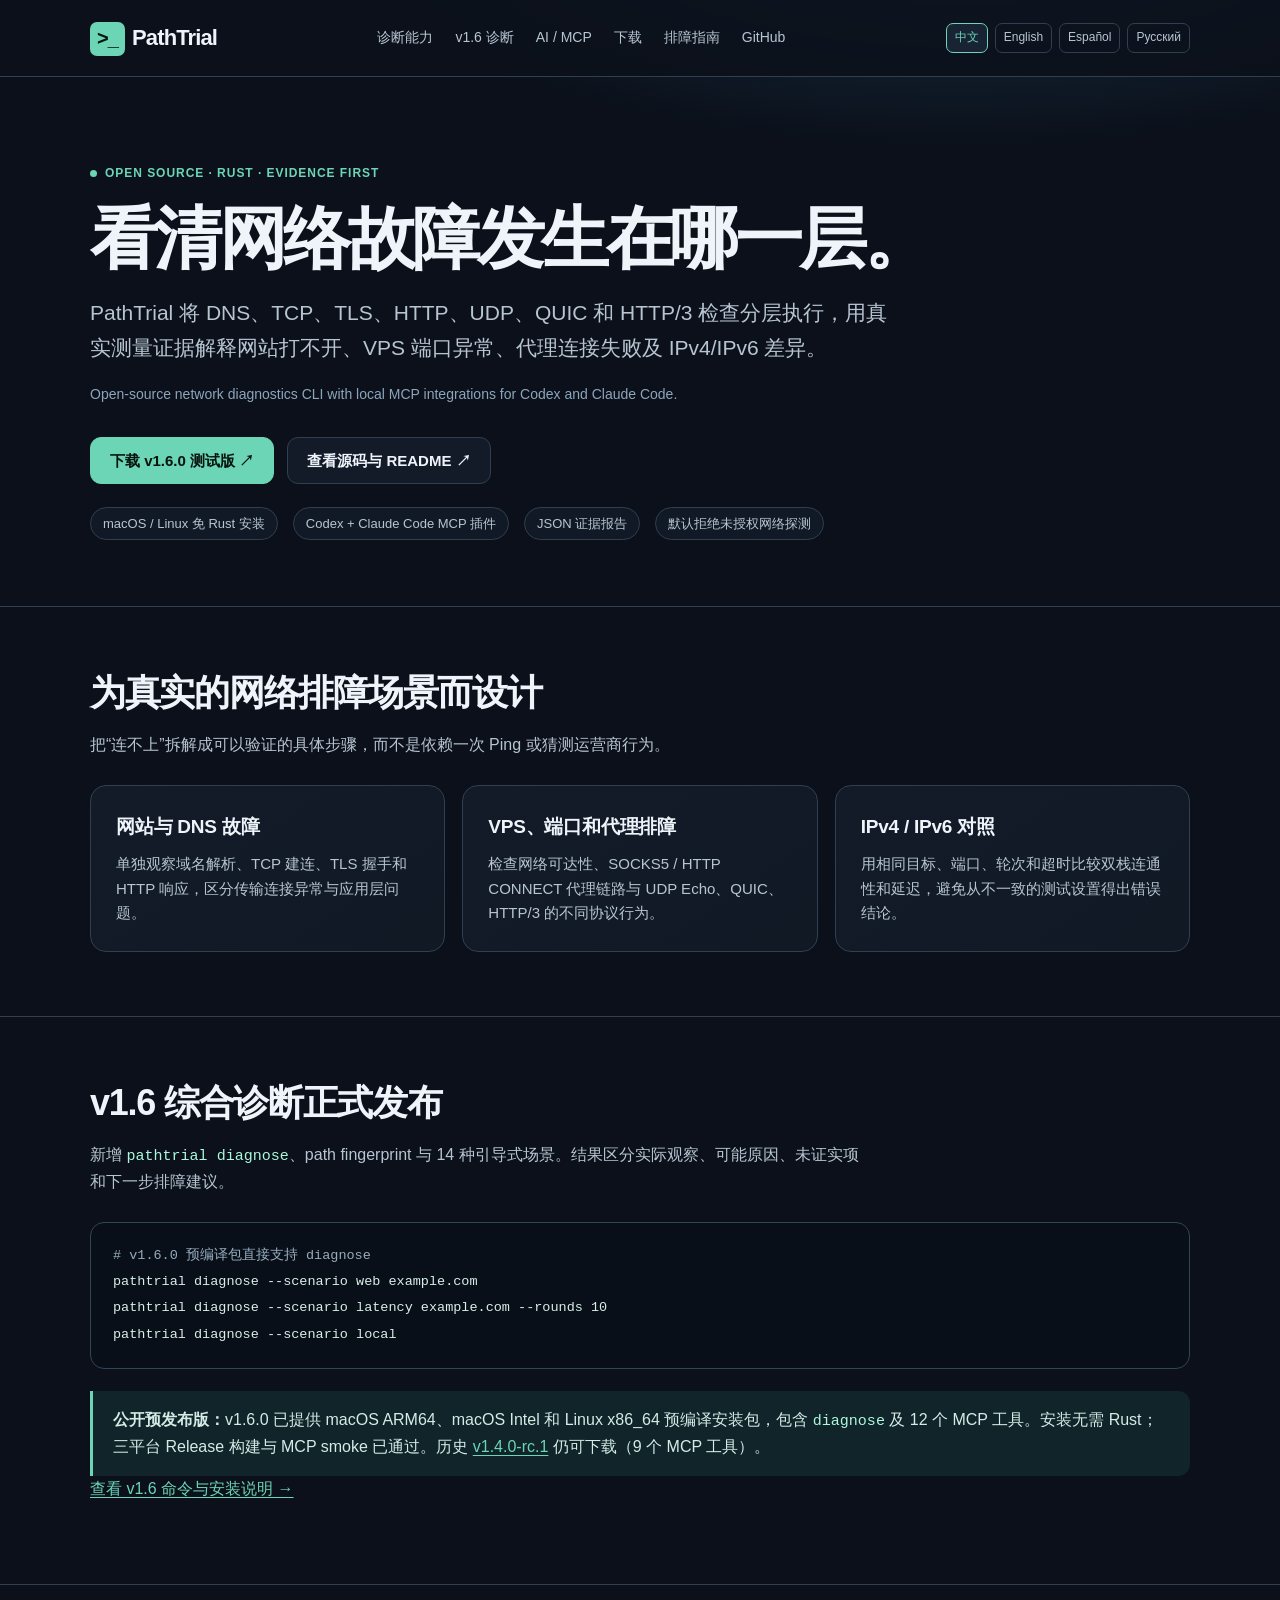
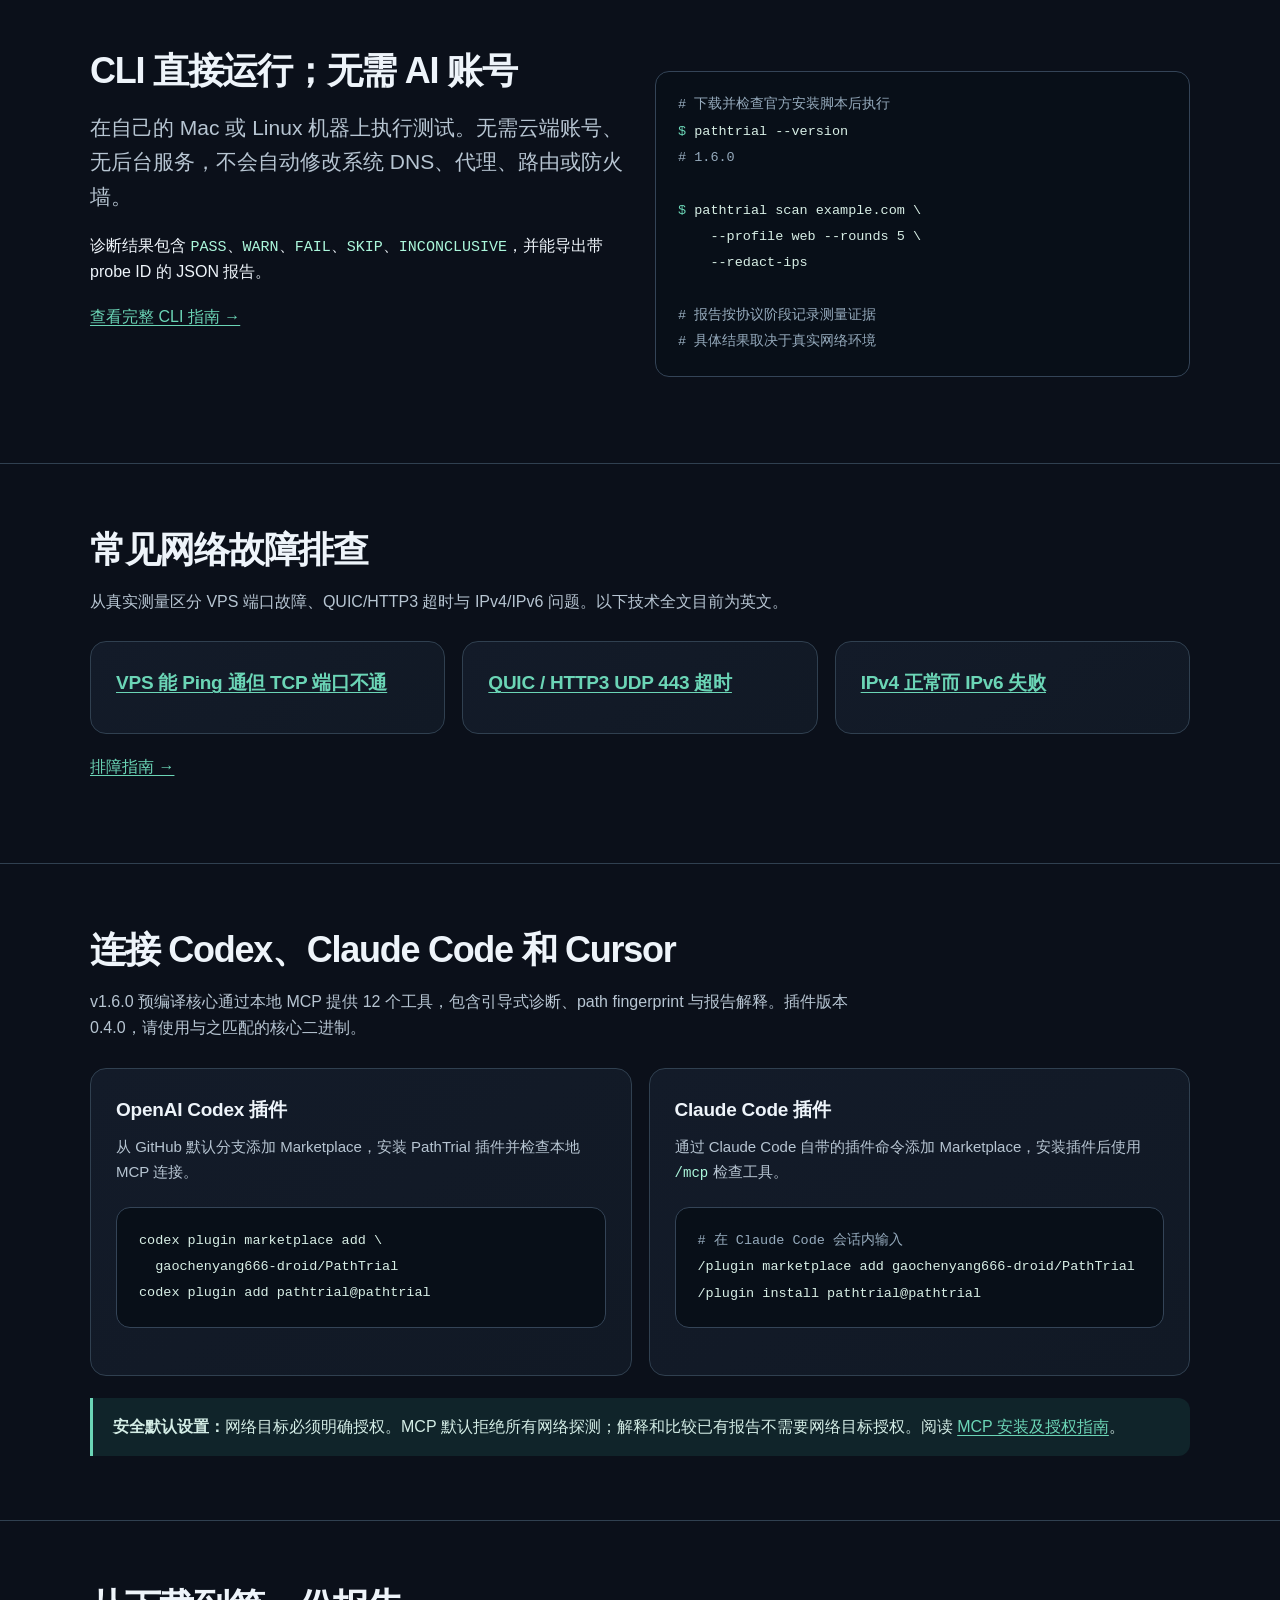
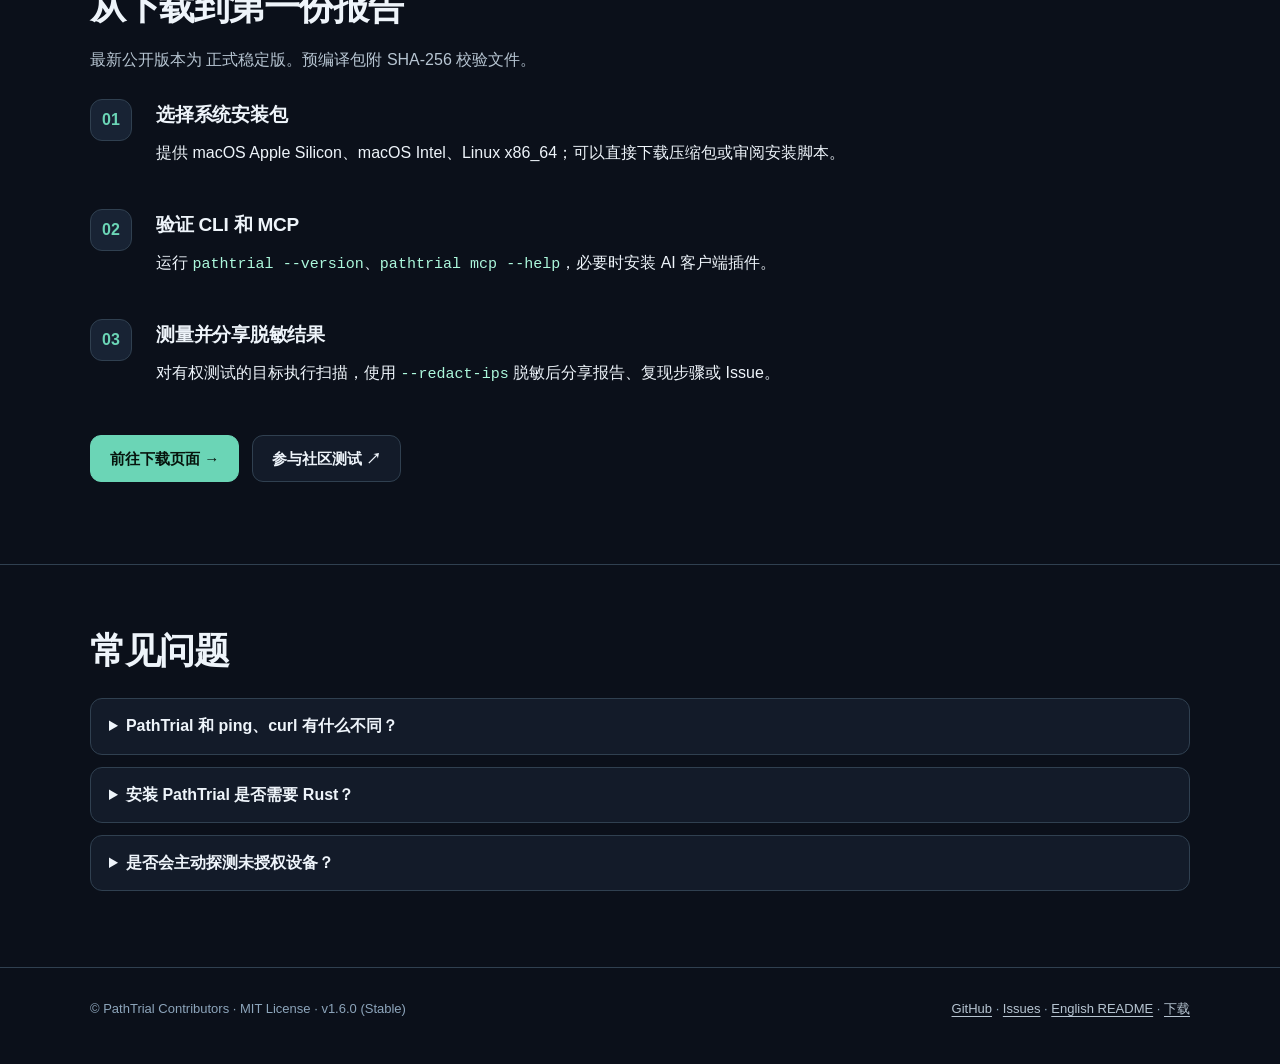
<file: docs/index.html>
<!doctype html>
<html lang="zh-CN">
<head>
  <meta charset="utf-8">
  <meta name="viewport" content="width=device-width,initial-scale=1">
  <meta name="theme-color" content="#0b101a">
  <meta name="description" content="PathTrial 是本机证据优先的网络诊断 MCP，检查出口 IP、DNS、TLS、代理跳与 IPv4/IPv6 分叉。支持 Codex、Claude Code、Cursor 及 macOS、Linux、Windows。">
  <meta name="robots" content="index,follow">
  <link rel="canonical" href="https://gaochenyang666-droid.github.io/PathTrial/">
    <link rel="alternate" hreflang="zh-CN" href="https://gaochenyang666-droid.github.io/PathTrial/">
  <link rel="alternate" hreflang="en" href="https://gaochenyang666-droid.github.io/PathTrial/en/">
  <link rel="alternate" hreflang="es" href="https://gaochenyang666-droid.github.io/PathTrial/es/">
  <link rel="alternate" hreflang="ru" href="https://gaochenyang666-droid.github.io/PathTrial/ru/">
  <link rel="alternate" hreflang="x-default" href="https://gaochenyang666-droid.github.io/PathTrial/en/">
  <link rel="stylesheet" href="./site.css">
  <link rel="icon" href="data:image/svg+xml,%3Csvg xmlns='http://www.w3.org/2000/svg' viewBox='0 0 64 64'%3E%3Crect rx='12' width='64' height='64' fill='%230b101a'/%3E%3Cpath d='M15 21l13 11-13 11m18 0h16' stroke='%236bd5b6' stroke-width='6' stroke-linecap='round' stroke-linejoin='round' fill='none'/%3E%3C/svg%3E">
  <meta property="og:type" content="website">
  <meta property="og:title" content="PathTrial — 本机证据优先的网络诊断 MCP">
  <meta property="og:description" content="fingerprint、三项专项剧本和可追溯 probe 证据，支持 Codex、Claude Code 与 Cursor。">
  <meta property="og:url" content="https://gaochenyang666-droid.github.io/PathTrial/">
  <meta name="twitter:card" content="summary">
  <title>PathTrial — 本机证据优先的网络诊断 MCP</title>
  <script type="application/ld+json">
  {"@context":"https://schema.org","@type":"SoftwareApplication","name":"PathTrial","applicationCategory":"DeveloperApplication","operatingSystem":"macOS, Linux, Windows","softwareVersion":"1.6.0","description":"Local-evidence-first network diagnostics MCP with a Rust CLI.","downloadUrl":"https://github.com/gaochenyang666-droid/PathTrial/releases/tag/v1.6.0","codeRepository":"https://github.com/gaochenyang666-droid/PathTrial","license":"https://opensource.org/licenses/MIT","isAccessibleForFree":true,"offers":{"@type":"Offer","price":"0","priceCurrency":"USD"}}
  </script>
</head>
<body>
<a class="skip" href="#main">跳转到正文</a>
<header><div class="container topbar">
  <a class="brand" href="./" aria-label="PathTrial 首页"><span class="brand-mark" aria-hidden="true">&gt;_</span>PathTrial</a>
  <nav aria-label="主要导航">
    <a href="#features">诊断能力</a>
    <a href="#guided-diagnosis">v1.6 诊断</a>
    <a href="#integrations">AI / MCP</a>
    <a href="./download.html">下载</a>
    <a href="https://gaochenyang666-droid.github.io/PathTrial/guides/">排障指南</a><a href="https://github.com/gaochenyang666-droid/PathTrial">GitHub</a>
  </nav>
  <nav class="languages" aria-label="切换语言"><a href="https://gaochenyang666-droid.github.io/PathTrial/" lang="zh-CN" aria-current="page">中文</a><a href="https://gaochenyang666-droid.github.io/PathTrial/en/" lang="en">English</a><a href="https://gaochenyang666-droid.github.io/PathTrial/es/" lang="es">Español</a><a href="https://gaochenyang666-droid.github.io/PathTrial/ru/" lang="ru">Русский</a></nav>
</div></header>
<main id="main">
  <section class="container hero" aria-labelledby="hero-title">
    <span class="kicker">Open Source · Rust · Evidence First</span>
    <h1 id="hero-title">看清网络故障发生在哪一层。</h1>
    <p class="lead">PathTrial 将 DNS、TCP、TLS、HTTP、UDP、QUIC 和 HTTP/3 检查分层执行，用真实测量证据解释网站打不开、VPS 端口异常、代理连接失败及 IPv4/IPv6 差异。</p>
    <p class="eyeline">Open-source network diagnostics CLI with local MCP integrations for Codex and Claude Code.</p>
    <div class="actions">
      <a class="btn primary" href="./download.html">下载 v1.6.0 测试版 ↗</a>
      <a class="btn secondary" href="https://github.com/gaochenyang666-droid/PathTrial">查看源码与 README ↗</a>
    </div>
    <div class="metrics" aria-label="产品特性">
      <span class="metric">macOS / Linux 免 Rust 安装</span>
      <span class="metric">Codex + Claude Code MCP 插件</span>
      <span class="metric">JSON 证据报告</span>
      <span class="metric">默认拒绝未授权网络探测</span>
    </div>
  </section>
  <section id="features" class="section"><div class="container">
    <div class="section-head"><h2>为真实的网络排障场景而设计</h2><p>把“连不上”拆解成可以验证的具体步骤，而不是依赖一次 Ping 或猜测运营商行为。</p></div>
    <div class="grid">
      <article class="card"><h3>网站与 DNS 故障</h3><p>单独观察域名解析、TCP 建连、TLS 握手和 HTTP 响应，区分传输连接异常与应用层问题。</p></article>
      <article class="card"><h3>VPS、端口和代理排障</h3><p>检查网络可达性、SOCKS5 / HTTP CONNECT 代理链路与 UDP Echo、QUIC、HTTP/3 的不同协议行为。</p></article>
      <article class="card"><h3>IPv4 / IPv6 对照</h3><p>用相同目标、端口、轮次和超时比较双栈连通性和延迟，避免从不一致的测试设置得出错误结论。</p></article>
    </div>
  </div></section>
  <section id="guided-diagnosis" class="section"><div class="container">
    <div class="section-head"><h2>v1.6 综合诊断正式发布</h2><p>新增 <code class="inline-code">pathtrial diagnose</code>、path fingerprint 与 14 种引导式场景。结果区分实际观察、可能原因、未证实项和下一步排障建议。</p></div>
    <div class="codebox" aria-label="v1.6 命令示例"><pre><span class="comment"># v1.6.0 预编译包直接支持 diagnose</span>
pathtrial diagnose --scenario web example.com
pathtrial diagnose --scenario latency example.com --rounds 10
pathtrial diagnose --scenario local</pre></div>
    <div class="notice" style="margin-top:18px"><strong>公开预发布版：</strong>v1.6.0 已提供 macOS ARM64、macOS Intel 和 Linux x86_64 预编译安装包，包含 <code class="inline-code">diagnose</code> 及 12 个 MCP 工具。安装无需 Rust；三平台 Release 构建与 MCP smoke 已通过。历史 <a href="https://github.com/gaochenyang666-droid/PathTrial/releases/tag/v1.4.0-rc.1">v1.4.0-rc.1</a> 仍可下载（9 个 MCP 工具）。</div>
    <p><a href="https://github.com/gaochenyang666-droid/PathTrial/blob/main/docs/cli.md">查看 v1.6 命令与安装说明 →</a></p>
  </div></section>
  <section class="section"><div class="container pair">
    <div>
      <h2>CLI 直接运行；无需 AI 账号</h2>
      <p class="lead">在自己的 Mac 或 Linux 机器上执行测试。无需云端账号、无后台服务，不会自动修改系统 DNS、代理、路由或防火墙。</p>
      <p>诊断结果包含 <code class="inline-code">PASS</code>、<code class="inline-code">WARN</code>、<code class="inline-code">FAIL</code>、<code class="inline-code">SKIP</code>、<code class="inline-code">INCONCLUSIVE</code>，并能导出带 probe ID 的 JSON 报告。</p>
      <a href="https://github.com/gaochenyang666-droid/PathTrial/blob/main/docs/cli.md">查看完整 CLI 指南 →</a>
    </div>
    <div class="codebox" aria-label="示例命令"><pre><span class="comment"># 下载并检查官方安装脚本后执行</span>
<span class="prompt">$</span> pathtrial --version
<span class="comment"># 1.6.0</span>

<span class="prompt">$</span> pathtrial scan example.com \
    --profile web --rounds 5 \
    --redact-ips

<span class="comment"># 报告按协议阶段记录测量证据
# 具体结果取决于真实网络环境</span></pre></div>
  </div></section>
  <section id="guides" class="section"><div class="container"><div class="section-head"><h2>常见网络故障排查</h2><p>从真实测量区分 VPS 端口故障、QUIC/HTTP3 超时与 IPv4/IPv6 问题。以下技术全文目前为英文。</p></div><div class="grid"><article class="card"><h3><a href="https://gaochenyang666-droid.github.io/PathTrial/en/guides/vps-port-unreachable.html">VPS 能 Ping 通但 TCP 端口不通</a></h3></article><article class="card"><h3><a href="https://gaochenyang666-droid.github.io/PathTrial/en/guides/http3-udp443-timeout.html">QUIC / HTTP3 UDP 443 超时</a></h3></article><article class="card"><h3><a href="https://gaochenyang666-droid.github.io/PathTrial/en/guides/ipv4-works-ipv6-fails.html">IPv4 正常而 IPv6 失败</a></h3></article></div><p style="margin-top:20px"><a href="https://gaochenyang666-droid.github.io/PathTrial/guides/">排障指南 →</a></p></div></section>
<section id="integrations" class="section"><div class="container">
    <div class="section-head"><h2>连接 Codex、Claude Code 和 Cursor</h2><p>v1.6.0 预编译核心通过本地 MCP 提供 12 个工具，包含引导式诊断、path fingerprint 与报告解释。插件版本 0.4.0，请使用与之匹配的核心二进制。</p></div>
    <div class="grid two">
      <div class="card"><h3>OpenAI Codex 插件</h3><p>从 GitHub 默认分支添加 Marketplace，安装 PathTrial 插件并检查本地 MCP 连接。</p><div class="codebox"><pre>codex plugin marketplace add \
  gaochenyang666-droid/PathTrial
codex plugin add pathtrial@pathtrial</pre></div></div>
      <div class="card"><h3>Claude Code 插件</h3><p>通过 Claude Code 自带的插件命令添加 Marketplace，安装插件后使用 <code class="inline-code">/mcp</code> 检查工具。</p><div class="codebox"><pre><span class="comment"># 在 Claude Code 会话内输入</span>
/plugin marketplace add gaochenyang666-droid/PathTrial
/plugin install pathtrial@pathtrial</pre></div></div>
    </div>
    <div class="notice" style="margin-top:22px"><strong>安全默认设置：</strong>网络目标必须明确授权。MCP 默认拒绝所有网络探测；解释和比较已有报告不需要网络目标授权。阅读 <a href="https://github.com/gaochenyang666-droid/PathTrial/blob/main/docs/ai-integrations.md">MCP 安装及授权指南</a>。</div>
  </div></section>
  <section class="section"><div class="container">
    <div class="section-head"><h2>从下载到第一份报告</h2><p>最新公开版本为 正式稳定版。预编译包附 SHA-256 校验文件。</p></div>
    <div class="steps">
      <div class="step"><span class="number">01</span><div><h3>选择系统安装包</h3><p>提供 macOS Apple Silicon、macOS Intel、Linux x86_64；可以直接下载压缩包或审阅安装脚本。</p></div></div>
      <div class="step"><span class="number">02</span><div><h3>验证 CLI 和 MCP</h3><p>运行 <code class="inline-code">pathtrial --version</code>、<code class="inline-code">pathtrial mcp --help</code>，必要时安装 AI 客户端插件。</p></div></div>
      <div class="step"><span class="number">03</span><div><h3>测量并分享脱敏结果</h3><p>对有权测试的目标执行扫描，使用 <code class="inline-code">--redact-ips</code> 脱敏后分享报告、复现步骤或 Issue。</p></div></div>
    </div>
    <div class="actions"><a class="btn primary" href="./download.html">前往下载页面 →</a><a class="btn secondary" href="https://github.com/gaochenyang666-droid/PathTrial/issues/3">参与社区测试 ↗</a></div>
  </div></section>
  <section class="section"><div class="container">
    <div class="section-head"><h2>常见问题</h2></div>
    <details><summary>PathTrial 和 ping、curl 有什么不同？</summary><p>PathTrial 不只检查单一协议；它按 DNS、TCP、TLS、HTTP、UDP、QUIC 等阶段记录证据，并明确区分无法确认的原因。单次网络失败不等于准确的根因定位。</p></details>
    <details><summary>安装 PathTrial 是否需要 Rust？</summary><p>macOS ARM64、macOS Intel、Linux x86_64 和 Windows x86_64 用户可以直接下载 v1.6.0 预编译版本，不需要 Rust。</p></details>
    <details><summary>是否会主动探测未授权设备？</summary><p>本地 MCP 网络探测默认拒绝，必须显式授权目标。请仅测量你有权限访问的系统，分享诊断报告前移除 IP、令牌、代理凭据等敏感内容。</p></details>
  </div></section>
</main>
<footer><div class="container">
 <span>© PathTrial Contributors · MIT License · v1.6.0 (Stable)</span>
 <span><a href="https://github.com/gaochenyang666-droid/PathTrial">GitHub</a> · <a href="https://github.com/gaochenyang666-droid/PathTrial/issues">Issues</a> · <a href="https://github.com/gaochenyang666-droid/PathTrial/blob/main/README.en.md">English README</a> · <a href="./download.html">下载</a></span>
</div></footer>
</body></html>
</file>
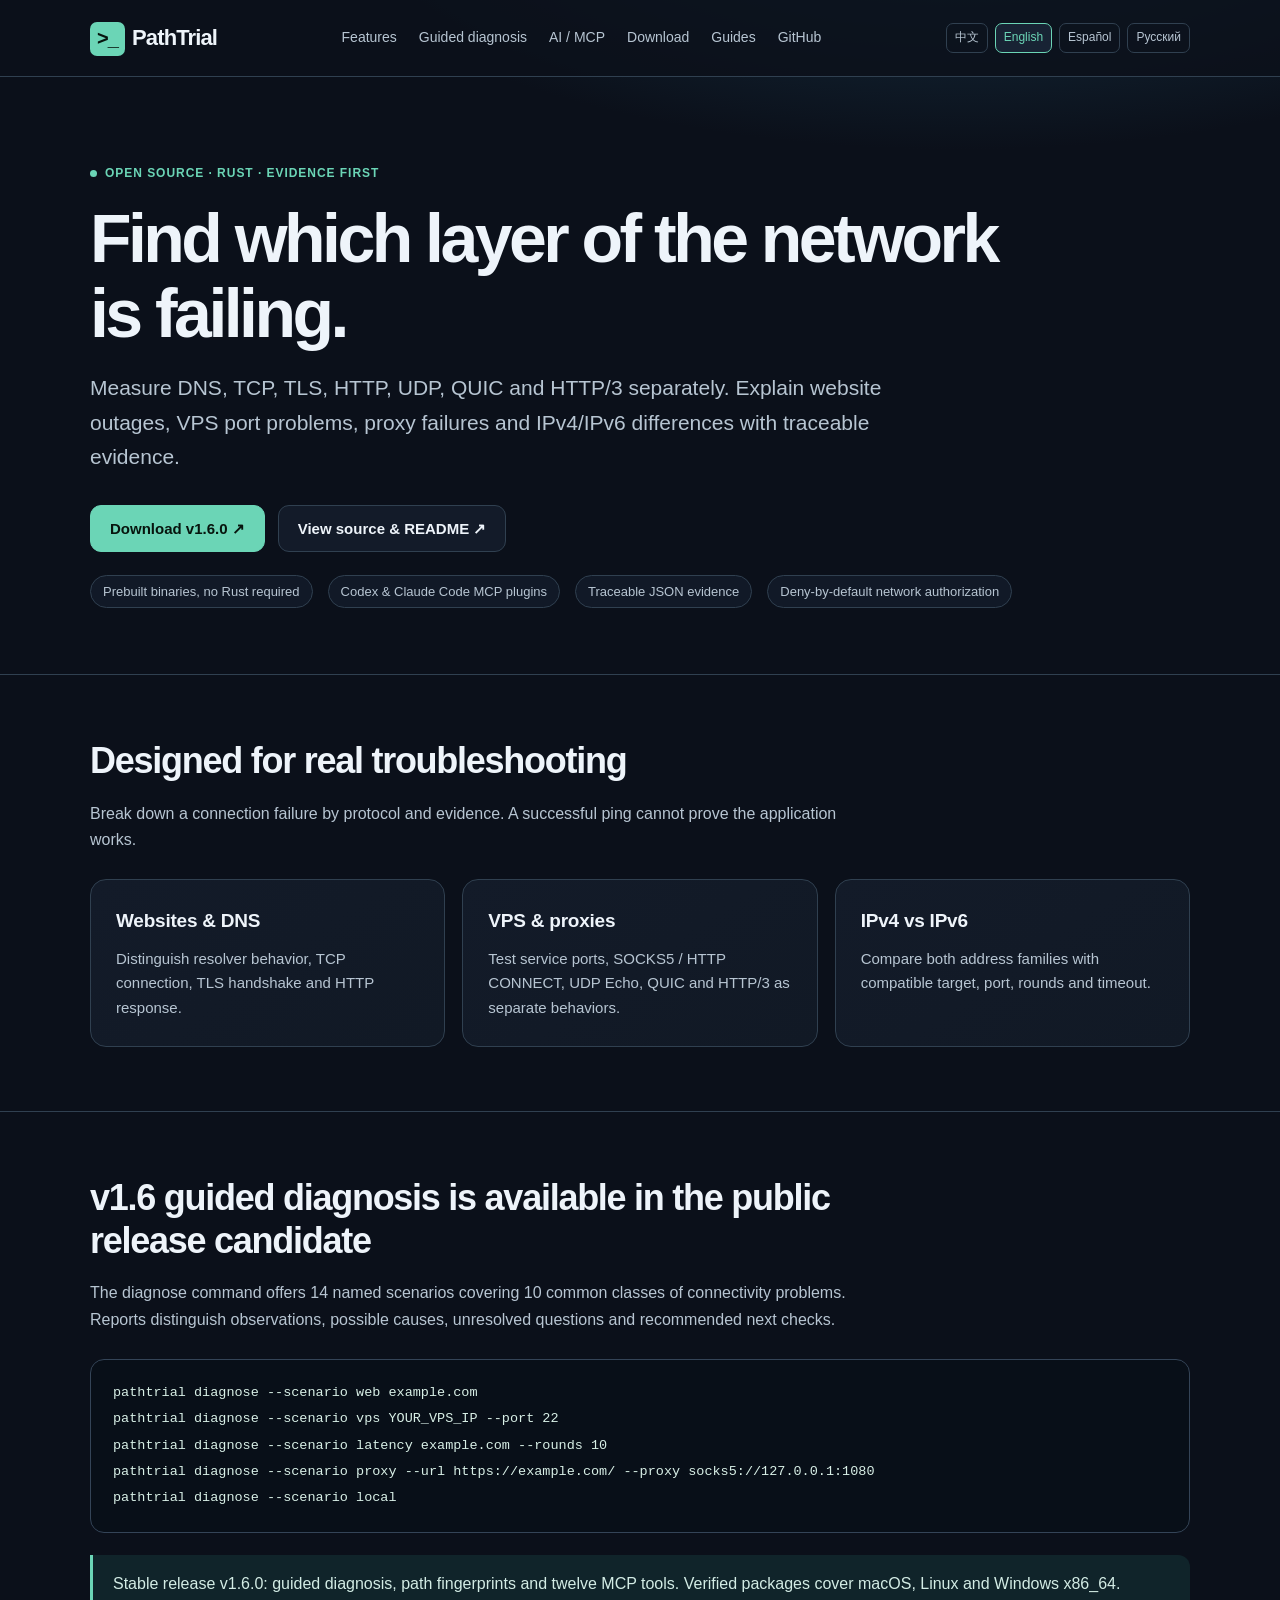
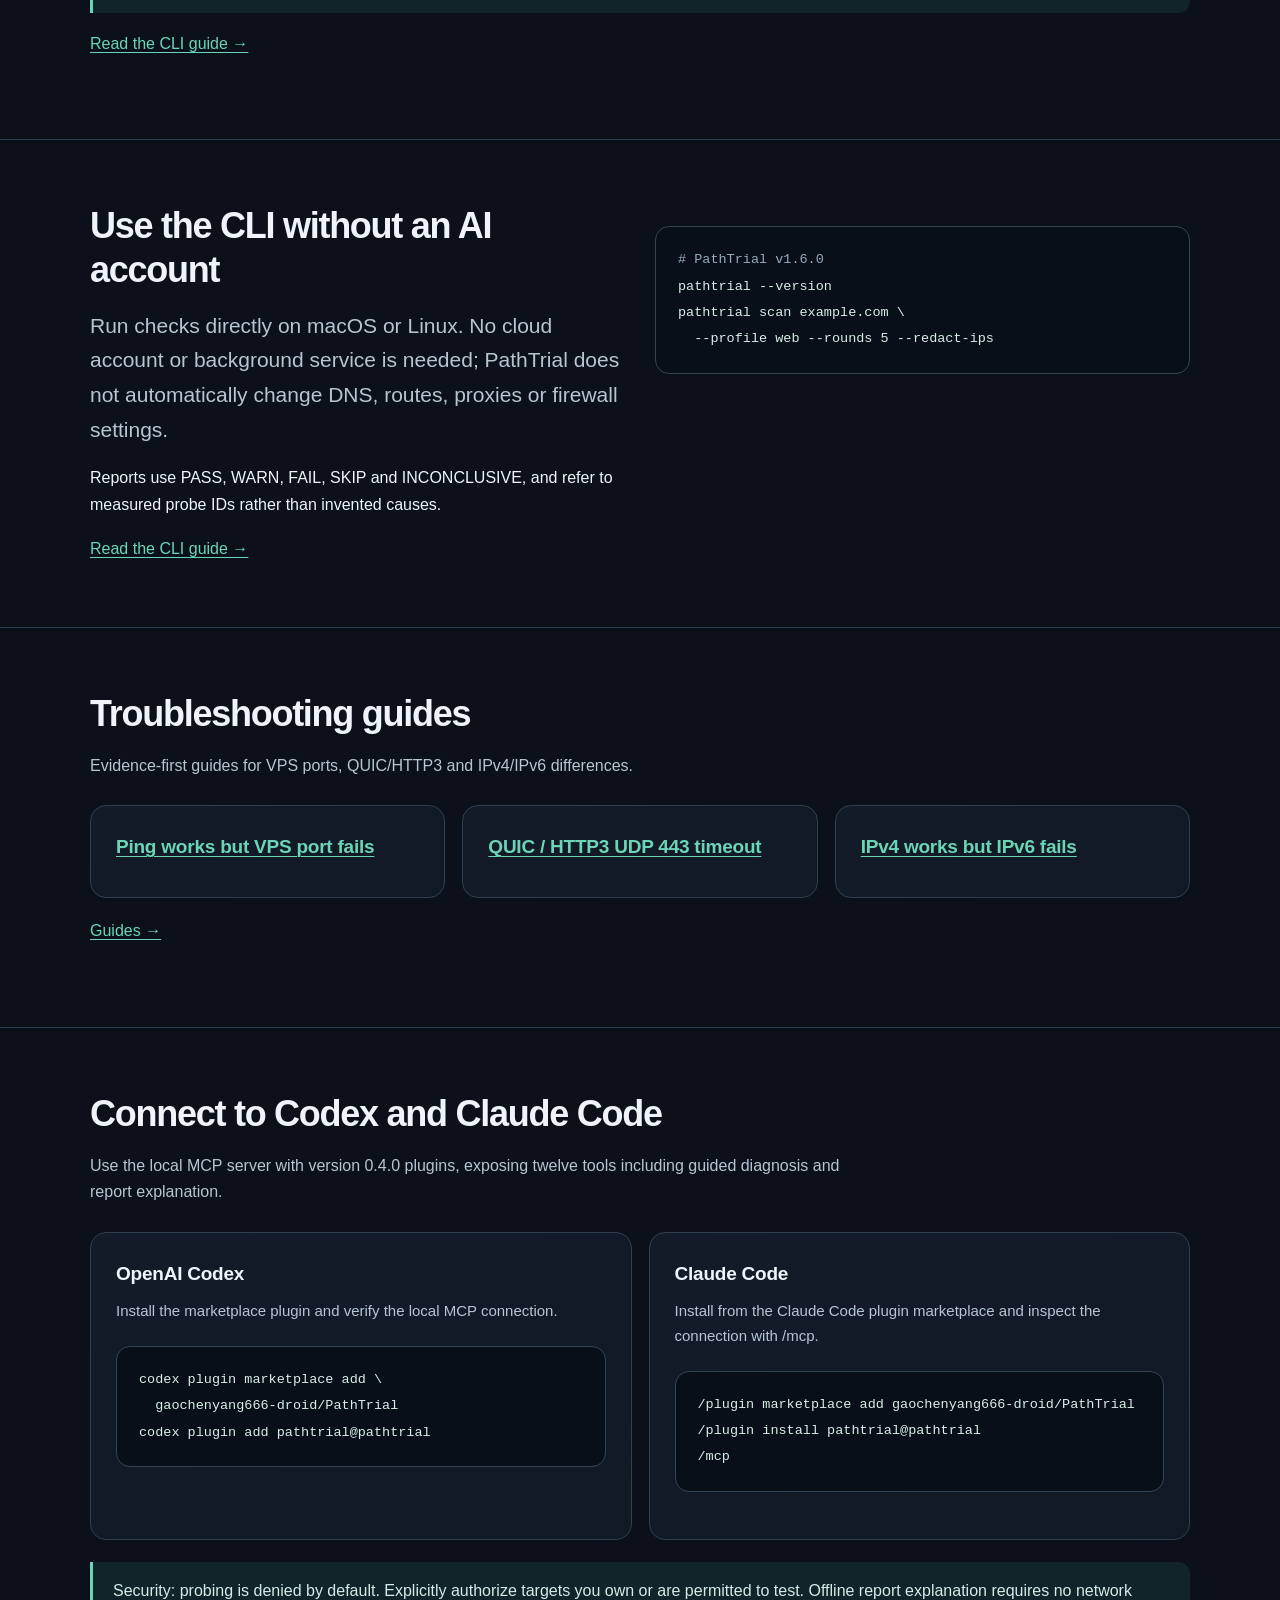
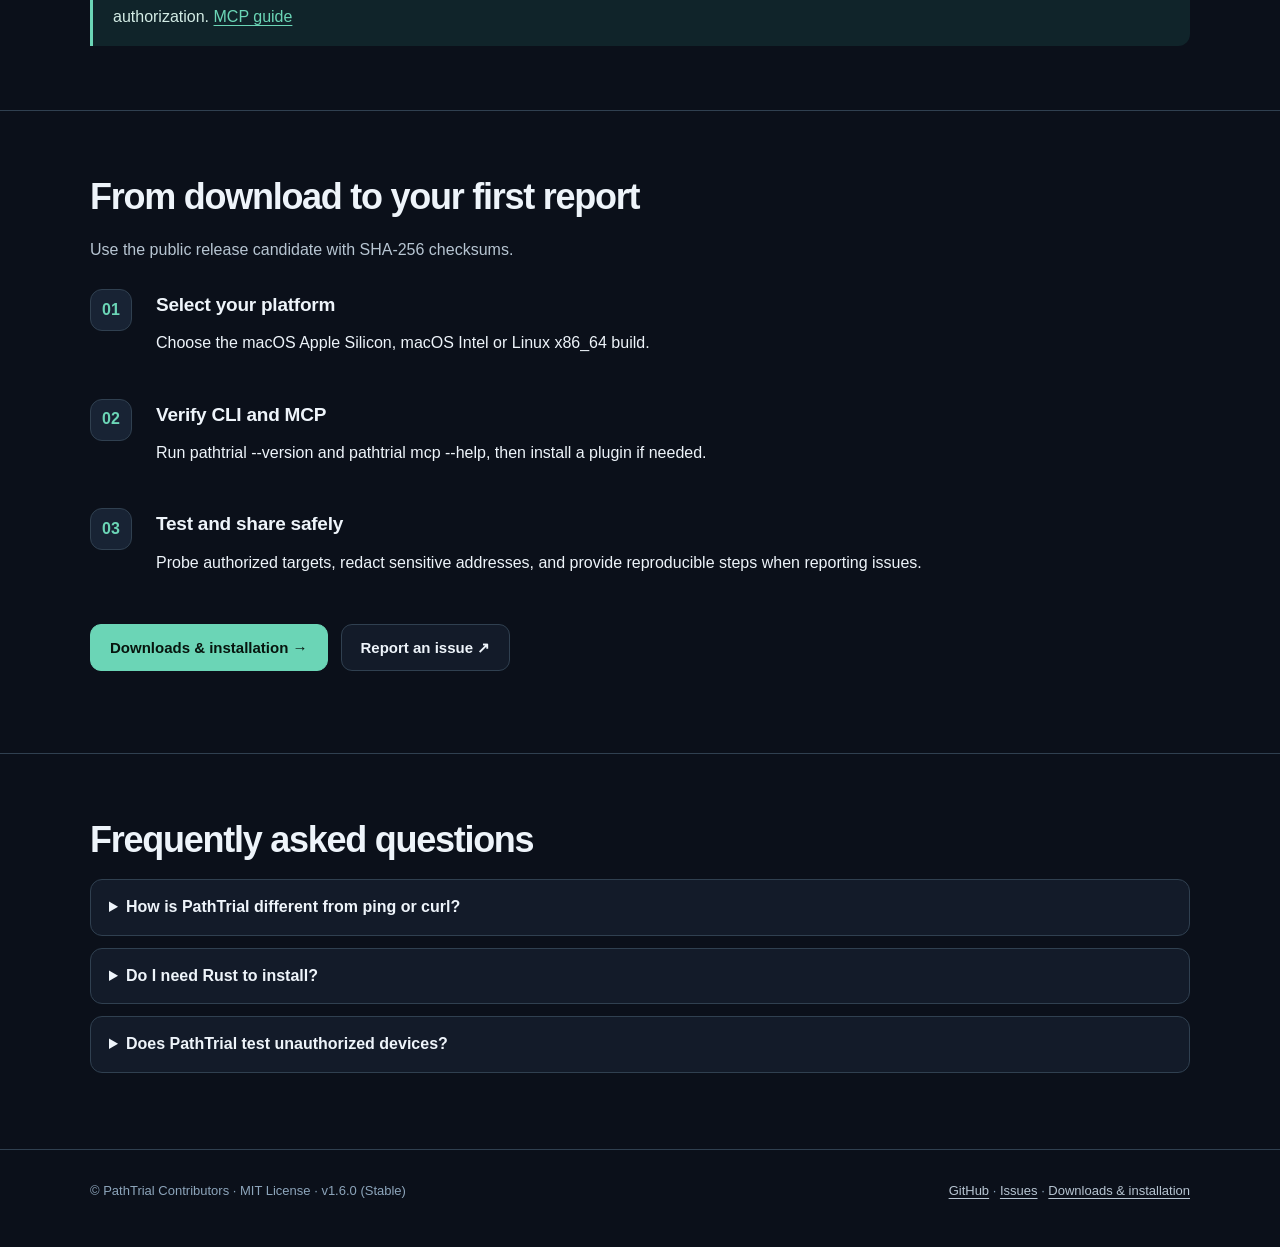
<file: docs/en/index.html>
<!doctype html>
<html lang="en">
<head>
  <meta charset="utf-8">
  <meta name="viewport" content="width=device-width,initial-scale=1">
  <meta name="theme-color" content="#0b101a">
  <meta name="robots" content="index,follow">
  <meta name="description" content="PathTrial is a local-evidence-first network diagnostics MCP for exit IP, DNS chains, TLS identity, proxy hops and IPv4/IPv6 forks.">
  <link rel="canonical" href="https://gaochenyang666-droid.github.io/PathTrial/en/">
  <link rel="alternate" hreflang="zh-CN" href="https://gaochenyang666-droid.github.io/PathTrial/">
  <link rel="alternate" hreflang="en" href="https://gaochenyang666-droid.github.io/PathTrial/en/">
  <link rel="alternate" hreflang="es" href="https://gaochenyang666-droid.github.io/PathTrial/es/">
  <link rel="alternate" hreflang="ru" href="https://gaochenyang666-droid.github.io/PathTrial/ru/">
  <link rel="alternate" hreflang="x-default" href="https://gaochenyang666-droid.github.io/PathTrial/en/">
  <link rel="stylesheet" href="../site.css">
  <meta property="og:type" content="website">
  <meta property="og:title" content="Local-evidence-first network diagnostics MCP | PathTrial">
  <meta property="og:description" content="Measure DNS, TCP, TLS, HTTP, UDP, QUIC and HTTP/3 separately. Explain website outages, VPS port problems, proxy failures and IPv4/IPv6 differences with traceable evidence.">
  <meta property="og:url" content="https://gaochenyang666-droid.github.io/PathTrial/en/">
  <meta name="twitter:card" content="summary">
  <title>PathTrial | Local-evidence-first network diagnostics MCP</title>
<script type="application/ld+json">{"@context":"https://schema.org","@type":"SoftwareApplication","name":"PathTrial","softwareVersion":"1.6.0","applicationCategory":"DeveloperApplication","operatingSystem":"macOS, Linux, Windows","downloadUrl":"https://github.com/gaochenyang666-droid/PathTrial/releases/tag/v1.6.0","codeRepository":"https://github.com/gaochenyang666-droid/PathTrial","license":"https://opensource.org/licenses/MIT","isAccessibleForFree":true,"offers":{"@type":"Offer","price":"0","priceCurrency":"USD"}}</script>
</head>
<body>
<a class="skip" href="#main">Skip to content</a>
<header><div class="container topbar">
  <a class="brand" href="./" aria-label="PathTrial Home"><span class="brand-mark" aria-hidden="true">&gt;_</span>PathTrial</a>
  <nav aria-label="Primary navigation">
    <a href="#features">Features</a>
    <a href="#guided-diagnosis">Guided diagnosis</a>
    <a href="#integrations">AI / MCP</a>
    <a href="./download.html">Download</a>
    <a href="https://gaochenyang666-droid.github.io/PathTrial/en/guides/">Guides</a><a href="https://github.com/gaochenyang666-droid/PathTrial">GitHub</a>
  </nav>
  <nav class="languages" aria-label="Languages"><a href="https://gaochenyang666-droid.github.io/PathTrial/" lang="zh-CN">中文</a><a href="https://gaochenyang666-droid.github.io/PathTrial/en/" lang="en" aria-current="page">English</a><a href="https://gaochenyang666-droid.github.io/PathTrial/es/" lang="es">Español</a><a href="https://gaochenyang666-droid.github.io/PathTrial/ru/" lang="ru">Русский</a></nav>
</div></header>
<main id="main">
<section class="container hero" aria-labelledby="hero-title">
<span class="kicker">Open Source · Rust · Evidence First</span>
<h1 id="hero-title">Find which layer of the network is failing.</h1><p class="lead">Measure DNS, TCP, TLS, HTTP, UDP, QUIC and HTTP/3 separately. Explain website outages, VPS port problems, proxy failures and IPv4/IPv6 differences with traceable evidence.</p>
<div class="actions"><a class="btn primary" href="./download.html">Download v1.6.0 ↗</a><a class="btn secondary" href="https://github.com/gaochenyang666-droid/PathTrial">View source & README ↗</a></div>
<div class="metrics"><span class="metric">Prebuilt binaries, no Rust required</span><span class="metric">Codex & Claude Code MCP plugins</span><span class="metric">Traceable JSON evidence</span><span class="metric">Deny-by-default network authorization</span></div>
</section>
<section id="features" class="section"><div class="container">
<div class="section-head"><h2>Designed for real troubleshooting</h2><p>Break down a connection failure by protocol and evidence. A successful ping cannot prove the application works.</p></div>
<div class="grid"><article class="card"><h3>Websites & DNS</h3><p>Distinguish resolver behavior, TCP connection, TLS handshake and HTTP response.</p></article><article class="card"><h3>VPS & proxies</h3><p>Test service ports, SOCKS5 / HTTP CONNECT, UDP Echo, QUIC and HTTP/3 as separate behaviors.</p></article><article class="card"><h3>IPv4 vs IPv6</h3><p>Compare both address families with compatible target, port, rounds and timeout.</p></article></div>
</div></section>
<section id="guided-diagnosis" class="section"><div class="container">
<div class="section-head"><h2>v1.6 guided diagnosis is available in the public release candidate</h2><p>The diagnose command offers 14 named scenarios covering 10 common classes of connectivity problems. Reports distinguish observations, possible causes, unresolved questions and recommended next checks.</p></div>
<div class="codebox"><pre>pathtrial diagnose --scenario web example.com
pathtrial diagnose --scenario vps YOUR_VPS_IP --port 22
pathtrial diagnose --scenario latency example.com --rounds 10
pathtrial diagnose --scenario proxy --url https://example.com/ --proxy socks5://127.0.0.1:1080
pathtrial diagnose --scenario local</pre></div>
<div class="notice">Stable release v1.6.0: guided diagnosis, path fingerprints and twelve MCP tools. Verified packages cover macOS, Linux and Windows x86_64.</div>
<p style="margin-top:18px"><a href="https://github.com/gaochenyang666-droid/PathTrial/blob/main/docs/cli.md">Read the CLI guide →</a></p>
</div></section>
<section class="section"><div class="container pair"><div>
<h2>Use the CLI without an AI account</h2><p class="lead">Run checks directly on macOS or Linux. No cloud account or background service is needed; PathTrial does not automatically change DNS, routes, proxies or firewall settings.</p><p>Reports use PASS, WARN, FAIL, SKIP and INCONCLUSIVE, and refer to measured probe IDs rather than invented causes.</p>
<a href="https://github.com/gaochenyang666-droid/PathTrial/blob/main/docs/cli.md">Read the CLI guide →</a>
</div><div class="codebox"><pre><span class="comment"># PathTrial v1.6.0</span>
pathtrial --version
pathtrial scan example.com \
  --profile web --rounds 5 --redact-ips</pre></div></div></section>
<section id="guides" class="section"><div class="container"><div class="section-head"><h2>Troubleshooting guides</h2><p>Evidence-first guides for VPS ports, QUIC/HTTP3 and IPv4/IPv6 differences.</p></div><div class="grid"><article class="card"><h3><a href="https://gaochenyang666-droid.github.io/PathTrial/en/guides/vps-port-unreachable.html">Ping works but VPS port fails</a></h3></article><article class="card"><h3><a href="https://gaochenyang666-droid.github.io/PathTrial/en/guides/http3-udp443-timeout.html">QUIC / HTTP3 UDP 443 timeout</a></h3></article><article class="card"><h3><a href="https://gaochenyang666-droid.github.io/PathTrial/en/guides/ipv4-works-ipv6-fails.html">IPv4 works but IPv6 fails</a></h3></article></div><p style="margin-top:20px"><a href="https://gaochenyang666-droid.github.io/PathTrial/en/guides/">Guides →</a></p></div></section>
<section id="integrations" class="section"><div class="container">
<div class="section-head"><h2>Connect to Codex and Claude Code</h2><p>Use the local MCP server with version 0.4.0 plugins, exposing twelve tools including guided diagnosis and report explanation.</p></div>
<div class="grid two">
<article class="card"><h3>OpenAI Codex</h3><p>Install the marketplace plugin and verify the local MCP connection.</p><div class="codebox"><pre>codex plugin marketplace add \
  gaochenyang666-droid/PathTrial
codex plugin add pathtrial@pathtrial</pre></div></article>
<article class="card"><h3>Claude Code</h3><p>Install from the Claude Code plugin marketplace and inspect the connection with /mcp.</p><div class="codebox"><pre>/plugin marketplace add gaochenyang666-droid/PathTrial
/plugin install pathtrial@pathtrial
/mcp</pre></div></article></div>
<div class="notice" style="margin-top:22px">Security: probing is denied by default. Explicitly authorize targets you own or are permitted to test. Offline report explanation requires no network authorization. <a href="https://github.com/gaochenyang666-droid/PathTrial/blob/main/docs/ai-integrations.md">MCP guide</a></div>
</div></section>
<section class="section"><div class="container">
<div class="section-head"><h2>From download to your first report</h2><p>Use the public release candidate with SHA-256 checksums.</p></div>
<div class="steps"><div class="step"><span class="number">01</span><div><h3>Select your platform</h3><p>Choose the macOS Apple Silicon, macOS Intel or Linux x86_64 build.</p></div></div><div class="step"><span class="number">02</span><div><h3>Verify CLI and MCP</h3><p>Run pathtrial --version and pathtrial mcp --help, then install a plugin if needed.</p></div></div><div class="step"><span class="number">03</span><div><h3>Test and share safely</h3><p>Probe authorized targets, redact sensitive addresses, and provide reproducible steps when reporting issues.</p></div></div></div>
<div class="actions"><a class="btn primary" href="./download.html">Downloads & installation →</a><a class="btn secondary" href="https://github.com/gaochenyang666-droid/PathTrial/issues/new?template=bug_report.md">Report an issue ↗</a></div>
</div></section>
<section class="section"><div class="container"><h2>Frequently asked questions</h2>
<details><summary>How is PathTrial different from ping or curl?</summary><p>It records separate protocol measurements, traces findings to probe IDs, and states what evidence does not establish.</p></details><details><summary>Do I need Rust to install?</summary><p>No. Prebuilt packages are available for macOS ARM64, macOS Intel and Linux x86_64.</p></details><details><summary>Does PathTrial test unauthorized devices?</summary><p>MCP network probes are denied by default. Authorize individual targets before testing and remove sensitive details before sharing reports.</p></details>
</div></section>
</main>
<footer><div class="container">
<span>© PathTrial Contributors · MIT License · v1.6.0 (Stable)</span>
<span><a href="https://github.com/gaochenyang666-droid/PathTrial">GitHub</a> · <a href="https://github.com/gaochenyang666-droid/PathTrial/issues">Issues</a> · <a href="./download.html">Downloads & installation</a></span>
</div></footer>
</body></html>
</file>
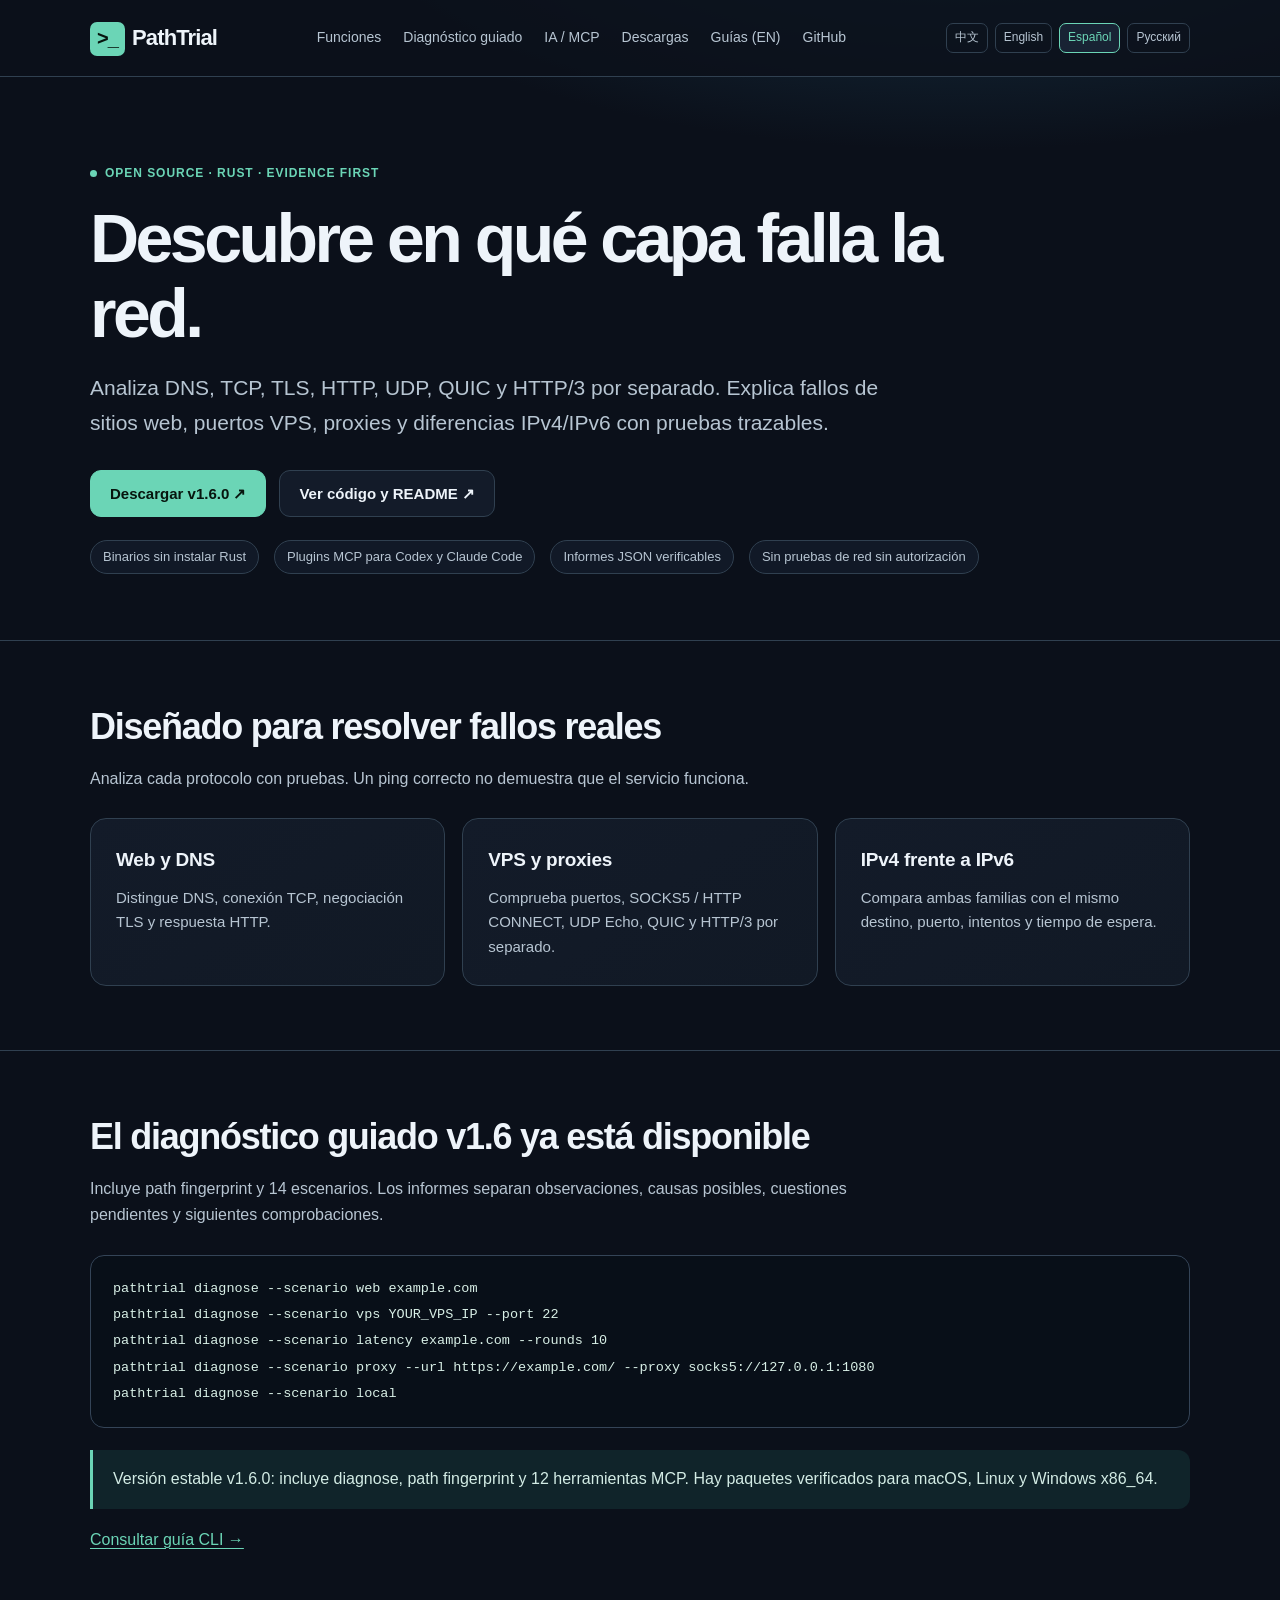
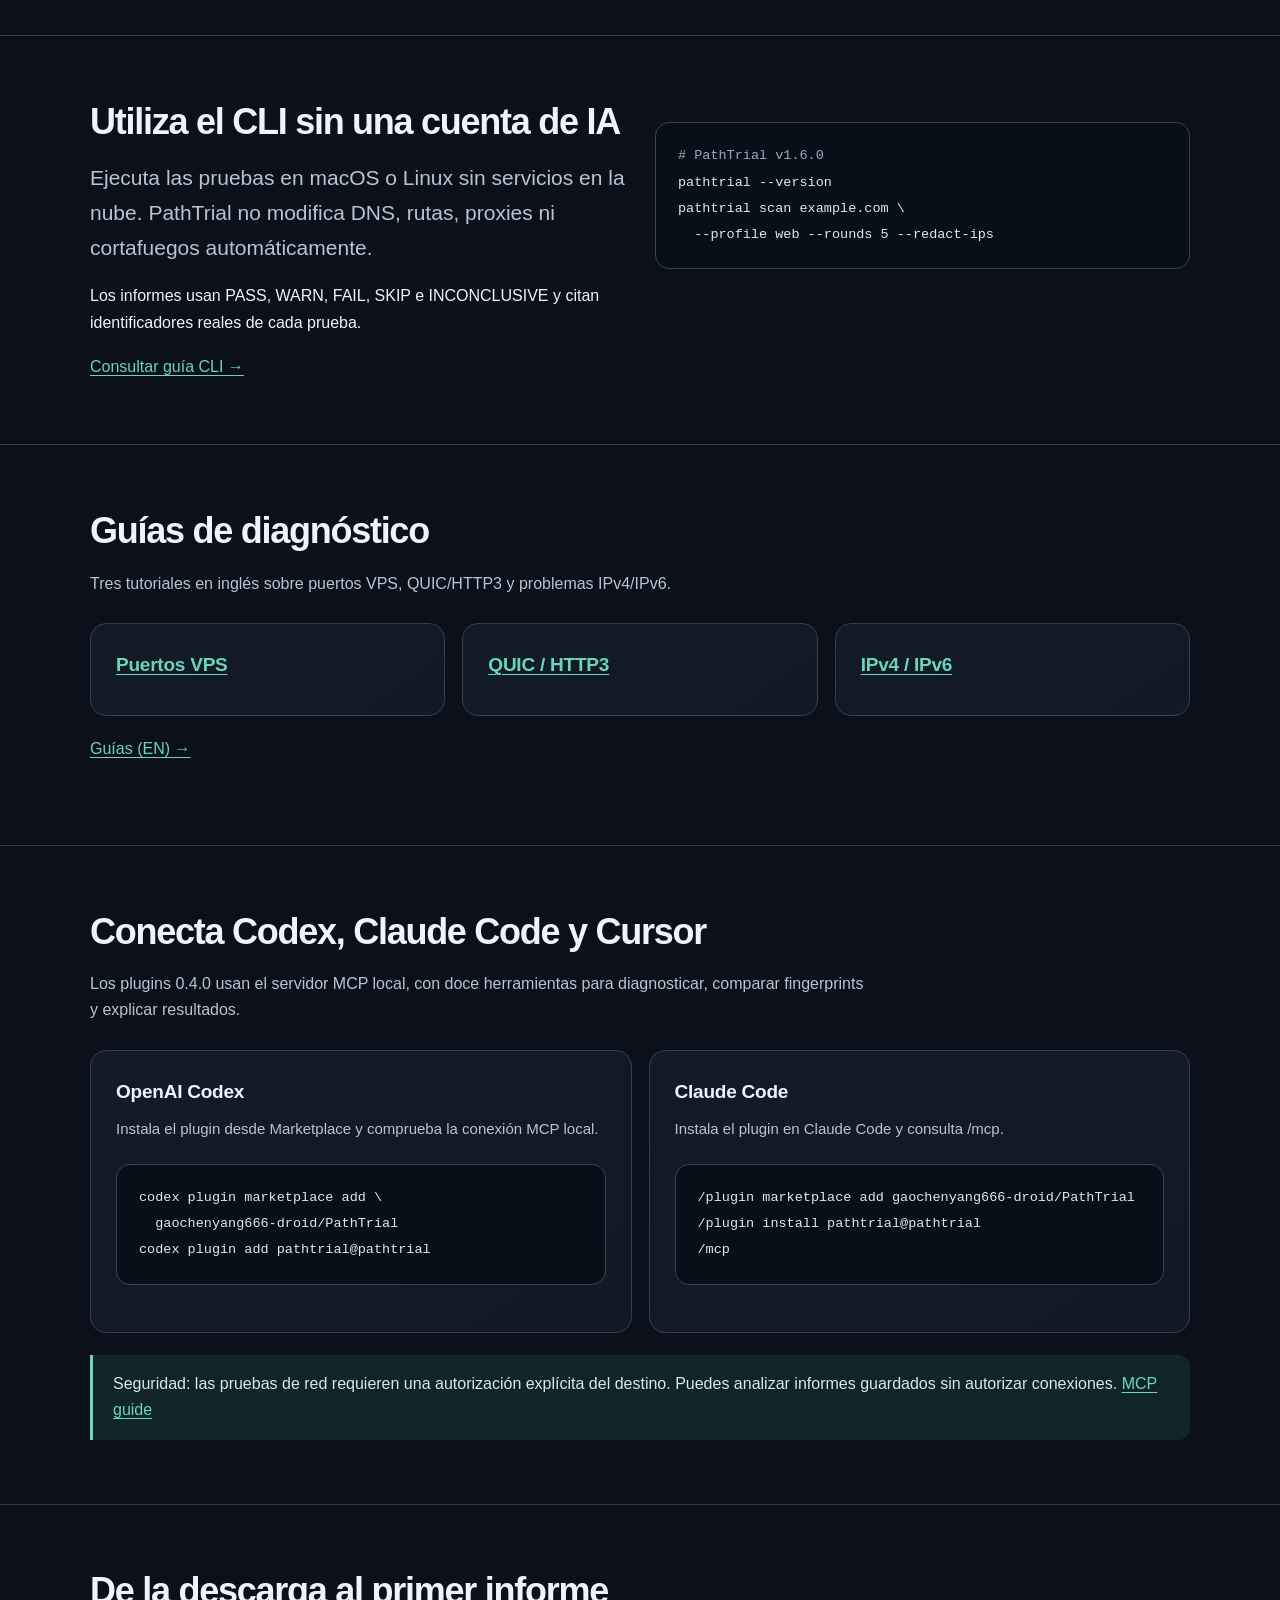
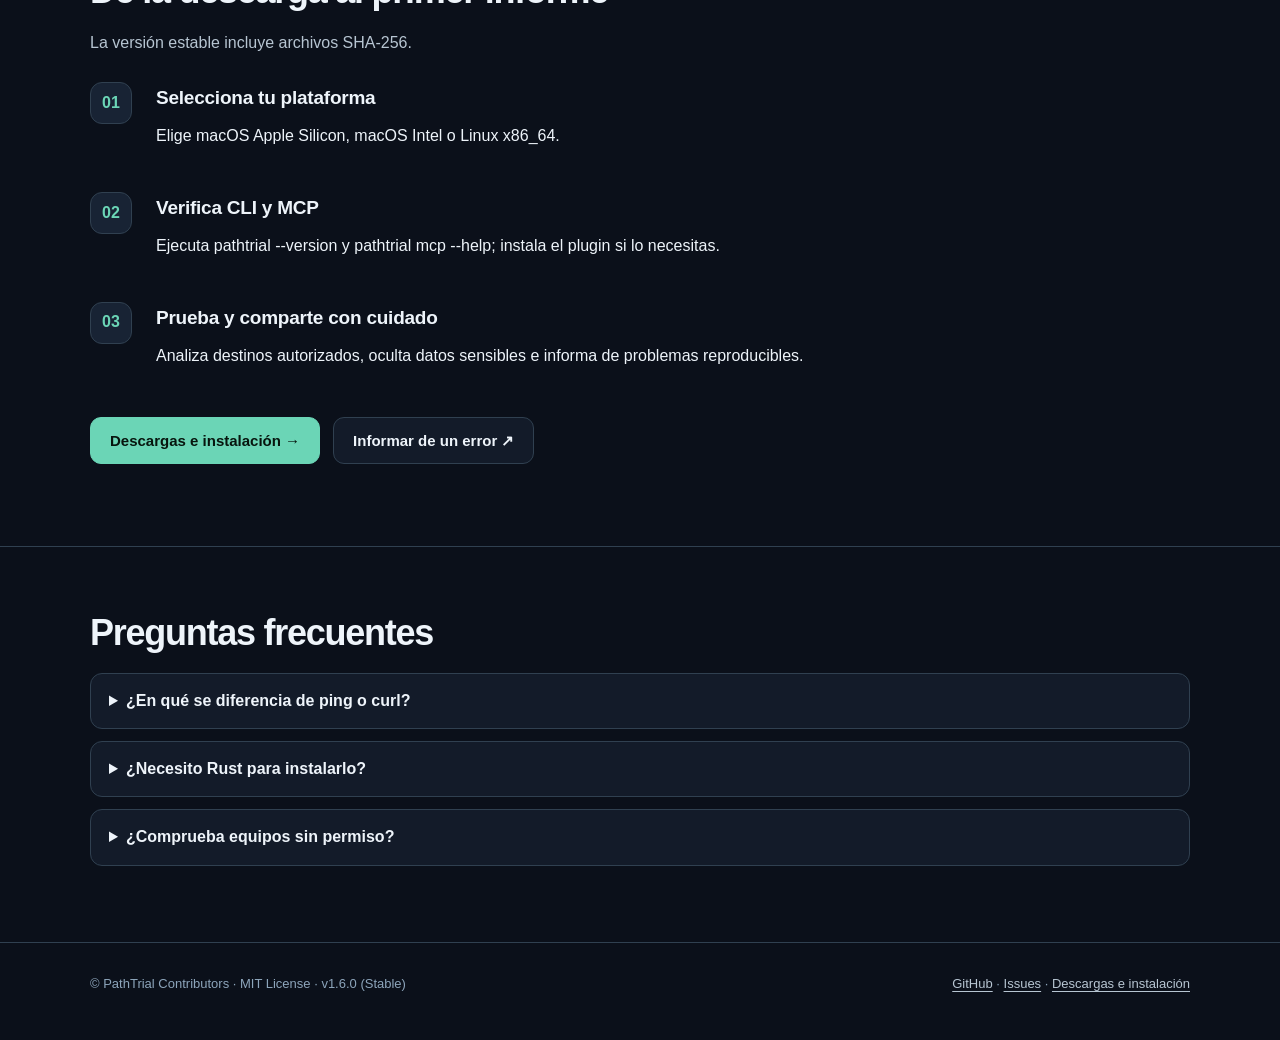
<file: docs/es/index.html>
<!doctype html>
<html lang="es">
<head>
  <meta charset="utf-8">
  <meta name="viewport" content="width=device-width,initial-scale=1">
  <meta name="theme-color" content="#0b101a">
  <meta name="robots" content="index,follow">
  <meta name="description" content="PathTrial es una herramienta CLI de código abierto para DNS, TCP, TLS, HTTP, QUIC, HTTP/3, proxies y conectividad VPS.">
  <link rel="canonical" href="https://gaochenyang666-droid.github.io/PathTrial/es/">
  <link rel="alternate" hreflang="zh-CN" href="https://gaochenyang666-droid.github.io/PathTrial/">
  <link rel="alternate" hreflang="en" href="https://gaochenyang666-droid.github.io/PathTrial/en/">
  <link rel="alternate" hreflang="es" href="https://gaochenyang666-droid.github.io/PathTrial/es/">
  <link rel="alternate" hreflang="ru" href="https://gaochenyang666-droid.github.io/PathTrial/ru/">
  <link rel="alternate" hreflang="x-default" href="https://gaochenyang666-droid.github.io/PathTrial/en/">
  <link rel="stylesheet" href="../site.css">
  <meta property="og:type" content="website">
  <meta property="og:title" content="Diagnóstico de redes con pruebas verificables y plugins MCP | PathTrial">
  <meta property="og:description" content="Analiza DNS, TCP, TLS, HTTP, UDP, QUIC y HTTP/3 por separado. Explica fallos de sitios web, puertos VPS, proxies y diferencias IPv4/IPv6 con pruebas trazables.">
  <meta property="og:url" content="https://gaochenyang666-droid.github.io/PathTrial/es/">
  <meta name="twitter:card" content="summary">
  <title>PathTrial | Diagnóstico de redes con pruebas verificables y plugins MCP</title>
<script type="application/ld+json">{"@context":"https://schema.org","@type":"SoftwareApplication","name":"PathTrial","softwareVersion":"1.6.0","applicationCategory":"DeveloperApplication","operatingSystem":"macOS, Linux","downloadUrl":"https://github.com/gaochenyang666-droid/PathTrial/releases/tag/v1.6.0","codeRepository":"https://github.com/gaochenyang666-droid/PathTrial","license":"https://opensource.org/licenses/MIT","isAccessibleForFree":true,"offers":{"@type":"Offer","price":"0","priceCurrency":"USD"}}</script>
</head>
<body>
<a class="skip" href="#main">Saltar al contenido</a>
<header><div class="container topbar">
  <a class="brand" href="./" aria-label="PathTrial Inicio"><span class="brand-mark" aria-hidden="true">&gt;_</span>PathTrial</a>
  <nav aria-label="Primary navigation">
    <a href="#features">Funciones</a>
    <a href="#guided-diagnosis">Diagnóstico guiado</a>
    <a href="#integrations">IA / MCP</a>
    <a href="./download.html">Descargas</a>
    <a href="https://gaochenyang666-droid.github.io/PathTrial/en/guides/">Guías (EN)</a><a href="https://github.com/gaochenyang666-droid/PathTrial">GitHub</a>
  </nav>
  <nav class="languages" aria-label="Languages"><a href="https://gaochenyang666-droid.github.io/PathTrial/" lang="zh-CN">中文</a><a href="https://gaochenyang666-droid.github.io/PathTrial/en/" lang="en">English</a><a href="https://gaochenyang666-droid.github.io/PathTrial/es/" lang="es" aria-current="page">Español</a><a href="https://gaochenyang666-droid.github.io/PathTrial/ru/" lang="ru">Русский</a></nav>
</div></header>
<main id="main">
<section class="container hero" aria-labelledby="hero-title">
<span class="kicker">Open Source · Rust · Evidence First</span>
<h1 id="hero-title">Descubre en qué capa falla la red.</h1><p class="lead">Analiza DNS, TCP, TLS, HTTP, UDP, QUIC y HTTP/3 por separado. Explica fallos de sitios web, puertos VPS, proxies y diferencias IPv4/IPv6 con pruebas trazables.</p>
<div class="actions"><a class="btn primary" href="./download.html">Descargar v1.6.0 ↗</a><a class="btn secondary" href="https://github.com/gaochenyang666-droid/PathTrial">Ver código y README ↗</a></div>
<div class="metrics"><span class="metric">Binarios sin instalar Rust</span><span class="metric">Plugins MCP para Codex y Claude Code</span><span class="metric">Informes JSON verificables</span><span class="metric">Sin pruebas de red sin autorización</span></div>
</section>
<section id="features" class="section"><div class="container">
<div class="section-head"><h2>Diseñado para resolver fallos reales</h2><p>Analiza cada protocolo con pruebas. Un ping correcto no demuestra que el servicio funciona.</p></div>
<div class="grid"><article class="card"><h3>Web y DNS</h3><p>Distingue DNS, conexión TCP, negociación TLS y respuesta HTTP.</p></article><article class="card"><h3>VPS y proxies</h3><p>Comprueba puertos, SOCKS5 / HTTP CONNECT, UDP Echo, QUIC y HTTP/3 por separado.</p></article><article class="card"><h3>IPv4 frente a IPv6</h3><p>Compara ambas familias con el mismo destino, puerto, intentos y tiempo de espera.</p></article></div>
</div></section>
<section id="guided-diagnosis" class="section"><div class="container">
<div class="section-head"><h2>El diagnóstico guiado v1.6 ya está disponible</h2><p>Incluye path fingerprint y 14 escenarios. Los informes separan observaciones, causas posibles, cuestiones pendientes y siguientes comprobaciones.</p></div>
<div class="codebox"><pre>pathtrial diagnose --scenario web example.com
pathtrial diagnose --scenario vps YOUR_VPS_IP --port 22
pathtrial diagnose --scenario latency example.com --rounds 10
pathtrial diagnose --scenario proxy --url https://example.com/ --proxy socks5://127.0.0.1:1080
pathtrial diagnose --scenario local</pre></div>
<div class="notice">Versión estable v1.6.0: incluye diagnose, path fingerprint y 12 herramientas MCP. Hay paquetes verificados para macOS, Linux y Windows x86_64.</div>
<p style="margin-top:18px"><a href="https://github.com/gaochenyang666-droid/PathTrial/blob/main/docs/cli.md">Consultar guía CLI →</a></p>
</div></section>
<section class="section"><div class="container pair"><div>
<h2>Utiliza el CLI sin una cuenta de IA</h2><p class="lead">Ejecuta las pruebas en macOS o Linux sin servicios en la nube. PathTrial no modifica DNS, rutas, proxies ni cortafuegos automáticamente.</p><p>Los informes usan PASS, WARN, FAIL, SKIP e INCONCLUSIVE y citan identificadores reales de cada prueba.</p>
<a href="https://github.com/gaochenyang666-droid/PathTrial/blob/main/docs/cli.md">Consultar guía CLI →</a>
</div><div class="codebox"><pre><span class="comment"># PathTrial v1.6.0</span>
pathtrial --version
pathtrial scan example.com \
  --profile web --rounds 5 --redact-ips</pre></div></div></section>
<section id="guides" class="section"><div class="container"><div class="section-head"><h2>Guías de diagnóstico</h2><p>Tres tutoriales en inglés sobre puertos VPS, QUIC/HTTP3 y problemas IPv4/IPv6.</p></div><div class="grid"><article class="card"><h3><a href="https://gaochenyang666-droid.github.io/PathTrial/en/guides/vps-port-unreachable.html">Puertos VPS</a></h3></article><article class="card"><h3><a href="https://gaochenyang666-droid.github.io/PathTrial/en/guides/http3-udp443-timeout.html">QUIC / HTTP3</a></h3></article><article class="card"><h3><a href="https://gaochenyang666-droid.github.io/PathTrial/en/guides/ipv4-works-ipv6-fails.html">IPv4 / IPv6</a></h3></article></div><p style="margin-top:20px"><a href="https://gaochenyang666-droid.github.io/PathTrial/en/guides/">Guías (EN) →</a></p></div></section>
<section id="integrations" class="section"><div class="container">
<div class="section-head"><h2>Conecta Codex, Claude Code y Cursor</h2><p>Los plugins 0.4.0 usan el servidor MCP local, con doce herramientas para diagnosticar, comparar fingerprints y explicar resultados.</p></div>
<div class="grid two">
<article class="card"><h3>OpenAI Codex</h3><p>Instala el plugin desde Marketplace y comprueba la conexión MCP local.</p><div class="codebox"><pre>codex plugin marketplace add \
  gaochenyang666-droid/PathTrial
codex plugin add pathtrial@pathtrial</pre></div></article>
<article class="card"><h3>Claude Code</h3><p>Instala el plugin en Claude Code y consulta /mcp.</p><div class="codebox"><pre>/plugin marketplace add gaochenyang666-droid/PathTrial
/plugin install pathtrial@pathtrial
/mcp</pre></div></article></div>
<div class="notice" style="margin-top:22px">Seguridad: las pruebas de red requieren una autorización explícita del destino. Puedes analizar informes guardados sin autorizar conexiones. <a href="https://github.com/gaochenyang666-droid/PathTrial/blob/main/docs/ai-integrations.md">MCP guide</a></div>
</div></section>
<section class="section"><div class="container">
<div class="section-head"><h2>De la descarga al primer informe</h2><p>La versión estable incluye archivos SHA-256.</p></div>
<div class="steps"><div class="step"><span class="number">01</span><div><h3>Selecciona tu plataforma</h3><p>Elige macOS Apple Silicon, macOS Intel o Linux x86_64.</p></div></div><div class="step"><span class="number">02</span><div><h3>Verifica CLI y MCP</h3><p>Ejecuta pathtrial --version y pathtrial mcp --help; instala el plugin si lo necesitas.</p></div></div><div class="step"><span class="number">03</span><div><h3>Prueba y comparte con cuidado</h3><p>Analiza destinos autorizados, oculta datos sensibles e informa de problemas reproducibles.</p></div></div></div>
<div class="actions"><a class="btn primary" href="./download.html">Descargas e instalación →</a><a class="btn secondary" href="https://github.com/gaochenyang666-droid/PathTrial/issues/new?template=bug_report.md">Informar de un error ↗</a></div>
</div></section>
<section class="section"><div class="container"><h2>Preguntas frecuentes</h2>
<details><summary>¿En qué se diferencia de ping o curl?</summary><p>PathTrial mide varias capas, cita identificadores de pruebas reales y señala qué causas quedan sin demostrar.</p></details><details><summary>¿Necesito Rust para instalarlo?</summary><p>No. Hay paquetes para macOS ARM64, macOS Intel y Linux x86_64.</p></details><details><summary>¿Comprueba equipos sin permiso?</summary><p>Las pruebas MCP se bloquean de forma predeterminada. Autoriza cada destino y elimina datos sensibles antes de compartir informes.</p></details>
</div></section>
</main>
<footer><div class="container">
<span>© PathTrial Contributors · MIT License · v1.6.0 (Stable)</span>
<span><a href="https://github.com/gaochenyang666-droid/PathTrial">GitHub</a> · <a href="https://github.com/gaochenyang666-droid/PathTrial/issues">Issues</a> · <a href="./download.html">Descargas e instalación</a></span>
</div></footer>
</body></html>
</file>
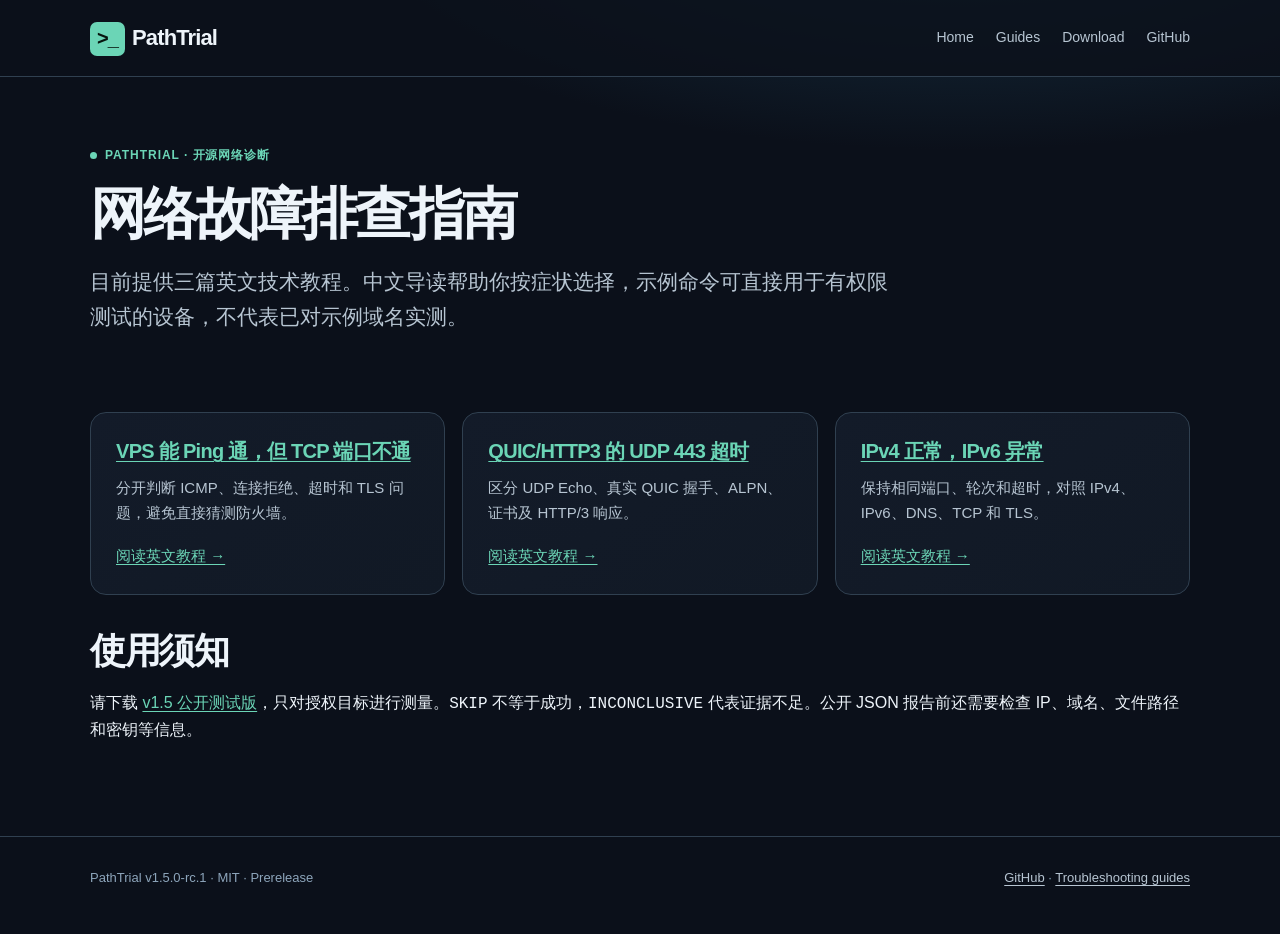
<file: docs/guides/index.html>
<!doctype html>
<html lang="zh-CN"><head><meta charset="utf-8"><meta name="viewport" content="width=device-width,initial-scale=1"><meta name="theme-color" content="#0b101a"><meta name="robots" content="index,follow"><title>网络故障排查指南：VPS、QUIC/HTTP3、IPv6 | PathTrial</title><meta name="description" content="PathTrial 中文故障排查入口，索引 VPS 端口不通、QUIC/HTTP3 超时、双栈异常的三篇英文教程。"><link rel="canonical" href="https://gaochenyang666-droid.github.io/PathTrial/guides/"><link rel="stylesheet" href="../site.css"><meta property="og:type" content="website"><meta property="og:title" content="网络故障排查指南：VPS、QUIC/HTTP3、IPv6"><meta property="og:description" content="PathTrial 中文故障排查入口，索引 VPS 端口不通、QUIC/HTTP3 超时、双栈异常的三篇英文教程。"><meta property="og:url" content="https://gaochenyang666-droid.github.io/PathTrial/guides/"><script type="application/ld+json">{"@context":"https://schema.org","@type":"CollectionPage","name":"网络故障排查指南：VPS、QUIC/HTTP3、IPv6","description":"PathTrial 中文故障排查入口，索引 VPS 端口不通、QUIC/HTTP3 超时、双栈异常的三篇英文教程。","url":"https://gaochenyang666-droid.github.io/PathTrial/guides/","inLanguage":"zh-CN"}</script></head><body><a class="skip" href="#main">Skip to content</a><header><div class="container topbar"><a class="brand" href="https://gaochenyang666-droid.github.io/PathTrial/"><span class="brand-mark">&gt;_</span>PathTrial</a><nav aria-label="Navigation"><a href="https://gaochenyang666-droid.github.io/PathTrial/en/">Home</a> <a href="https://gaochenyang666-droid.github.io/PathTrial/en/guides/">Guides</a> <a href="https://gaochenyang666-droid.github.io/PathTrial/en/download.html">Download</a> <a href="https://github.com/gaochenyang666-droid/PathTrial">GitHub</a></nav></div></header><main id="main" class="container guide-layout"><section class="guide-hero"><span class="kicker">PathTrial · 开源网络诊断</span><h1>网络故障排查指南</h1><p class="lead">目前提供三篇英文技术教程。中文导读帮助你按症状选择，示例命令可直接用于有权限测试的设备，不代表已对示例域名实测。</p></section><section class="guide-article"><div class="grid"><article class="card"><h2><a href="https://gaochenyang666-droid.github.io/PathTrial/en/guides/vps-port-unreachable.html">VPS 能 Ping 通，但 TCP 端口不通</a></h2><p>分开判断 ICMP、连接拒绝、超时和 TLS 问题，避免直接猜测防火墙。</p><p><a href="https://gaochenyang666-droid.github.io/PathTrial/en/guides/vps-port-unreachable.html">阅读英文教程 →</a></p></article><article class="card"><h2><a href="https://gaochenyang666-droid.github.io/PathTrial/en/guides/http3-udp443-timeout.html">QUIC/HTTP3 的 UDP 443 超时</a></h2><p>区分 UDP Echo、真实 QUIC 握手、ALPN、证书及 HTTP/3 响应。</p><p><a href="https://gaochenyang666-droid.github.io/PathTrial/en/guides/http3-udp443-timeout.html">阅读英文教程 →</a></p></article><article class="card"><h2><a href="https://gaochenyang666-droid.github.io/PathTrial/en/guides/ipv4-works-ipv6-fails.html">IPv4 正常，IPv6 异常</a></h2><p>保持相同端口、轮次和超时，对照 IPv4、IPv6、DNS、TCP 和 TLS。</p><p><a href="https://gaochenyang666-droid.github.io/PathTrial/en/guides/ipv4-works-ipv6-fails.html">阅读英文教程 →</a></p></article></div><h2>使用须知</h2><p>请下载 <a href="https://gaochenyang666-droid.github.io/PathTrial/download.html">v1.5 公开测试版</a>，只对授权目标进行测量。<code>SKIP</code> 不等于成功，<code>INCONCLUSIVE</code> 代表证据不足。公开 JSON 报告前还需要检查 IP、域名、文件路径和密钥等信息。</p></section></main><footer><div class="container"><span>PathTrial v1.5.0-rc.1 · MIT · Prerelease</span><span><a href="https://github.com/gaochenyang666-droid/PathTrial">GitHub</a> · <a href="https://gaochenyang666-droid.github.io/PathTrial/en/guides/">Troubleshooting guides</a></span></div></footer></body></html>
</file>
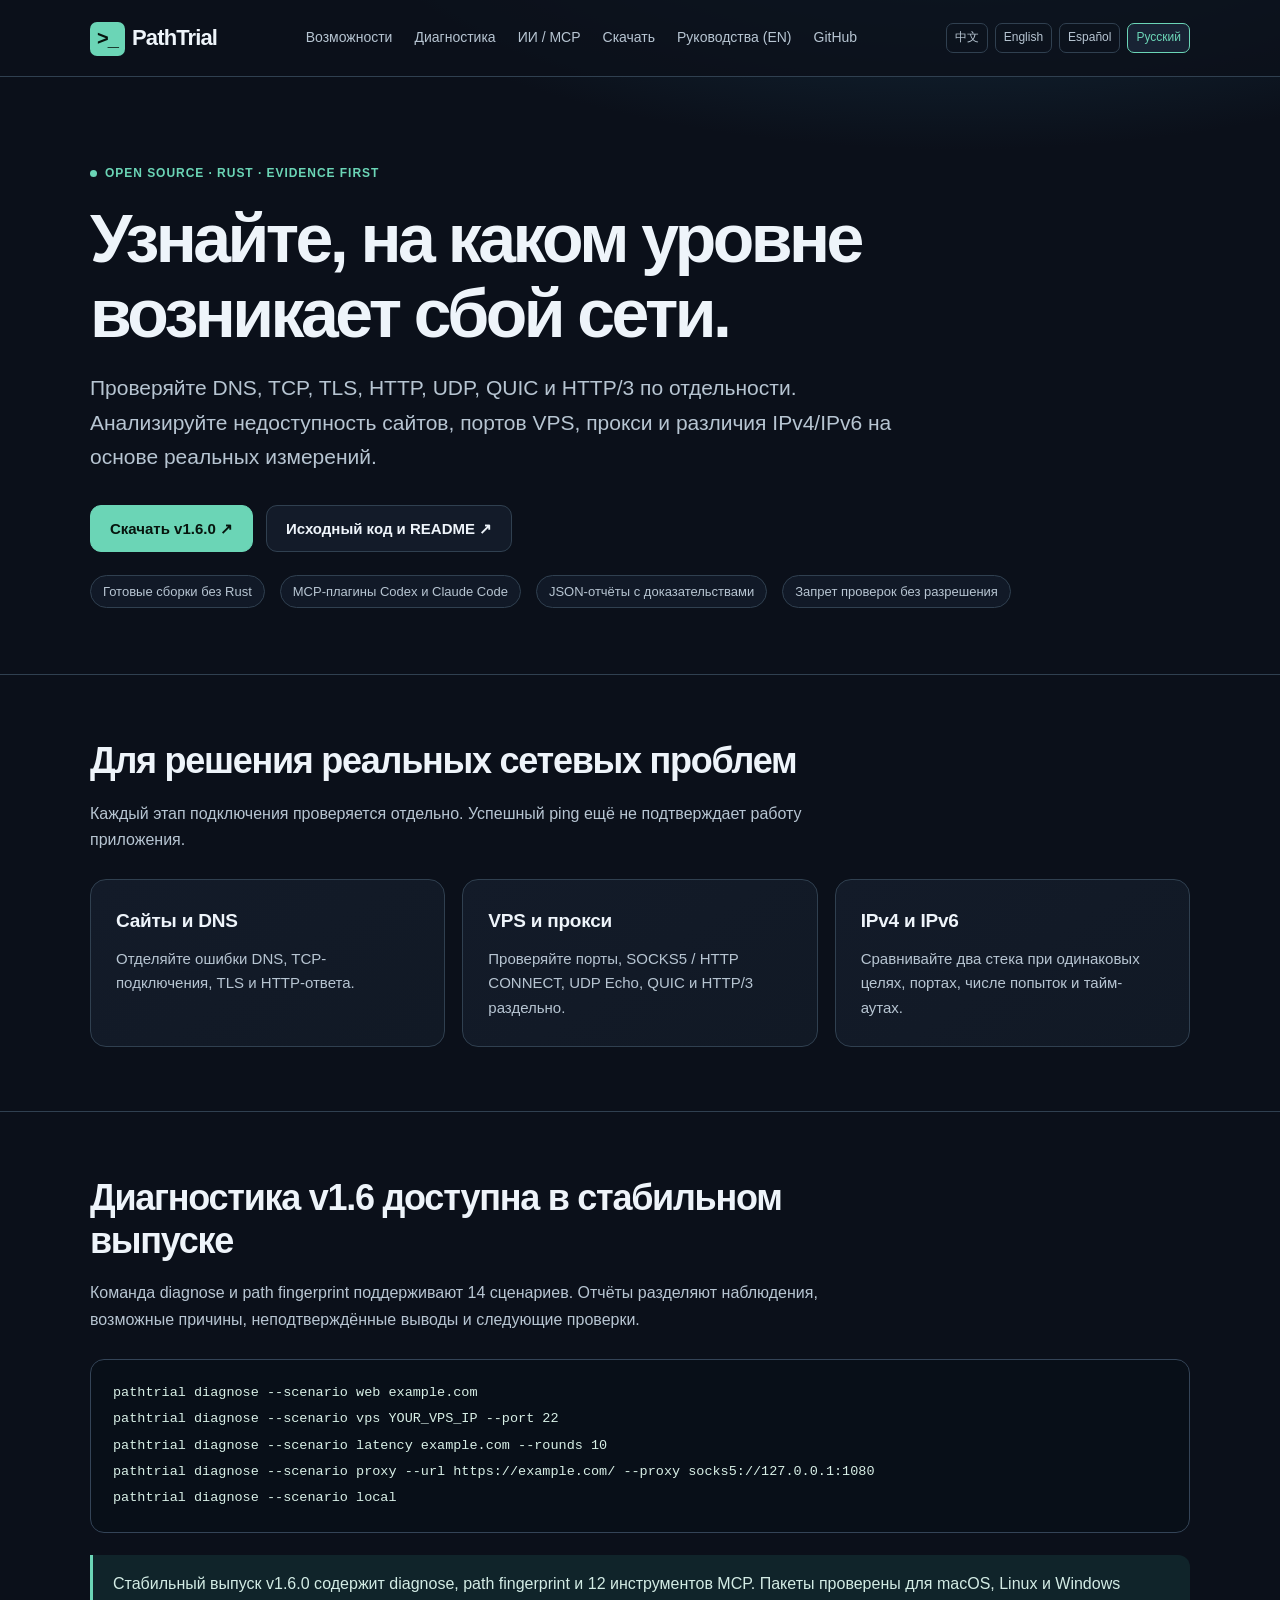
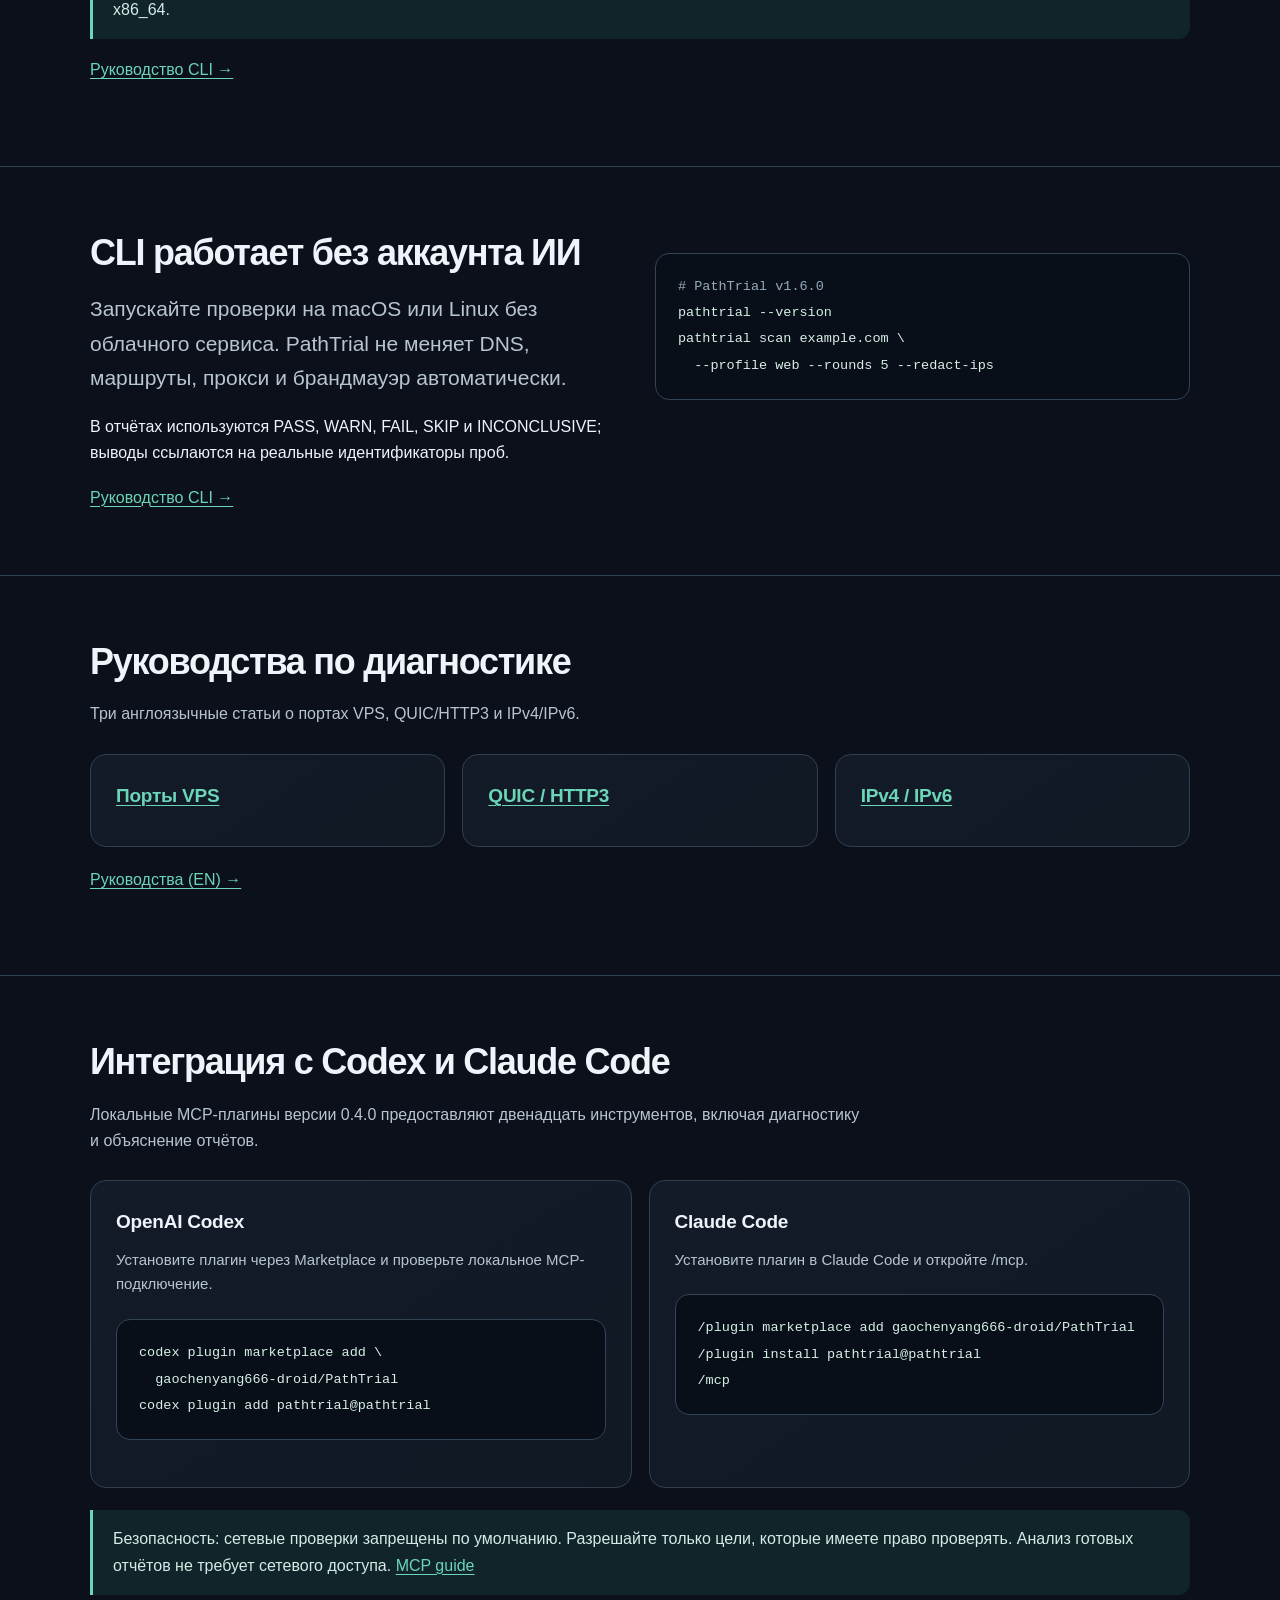
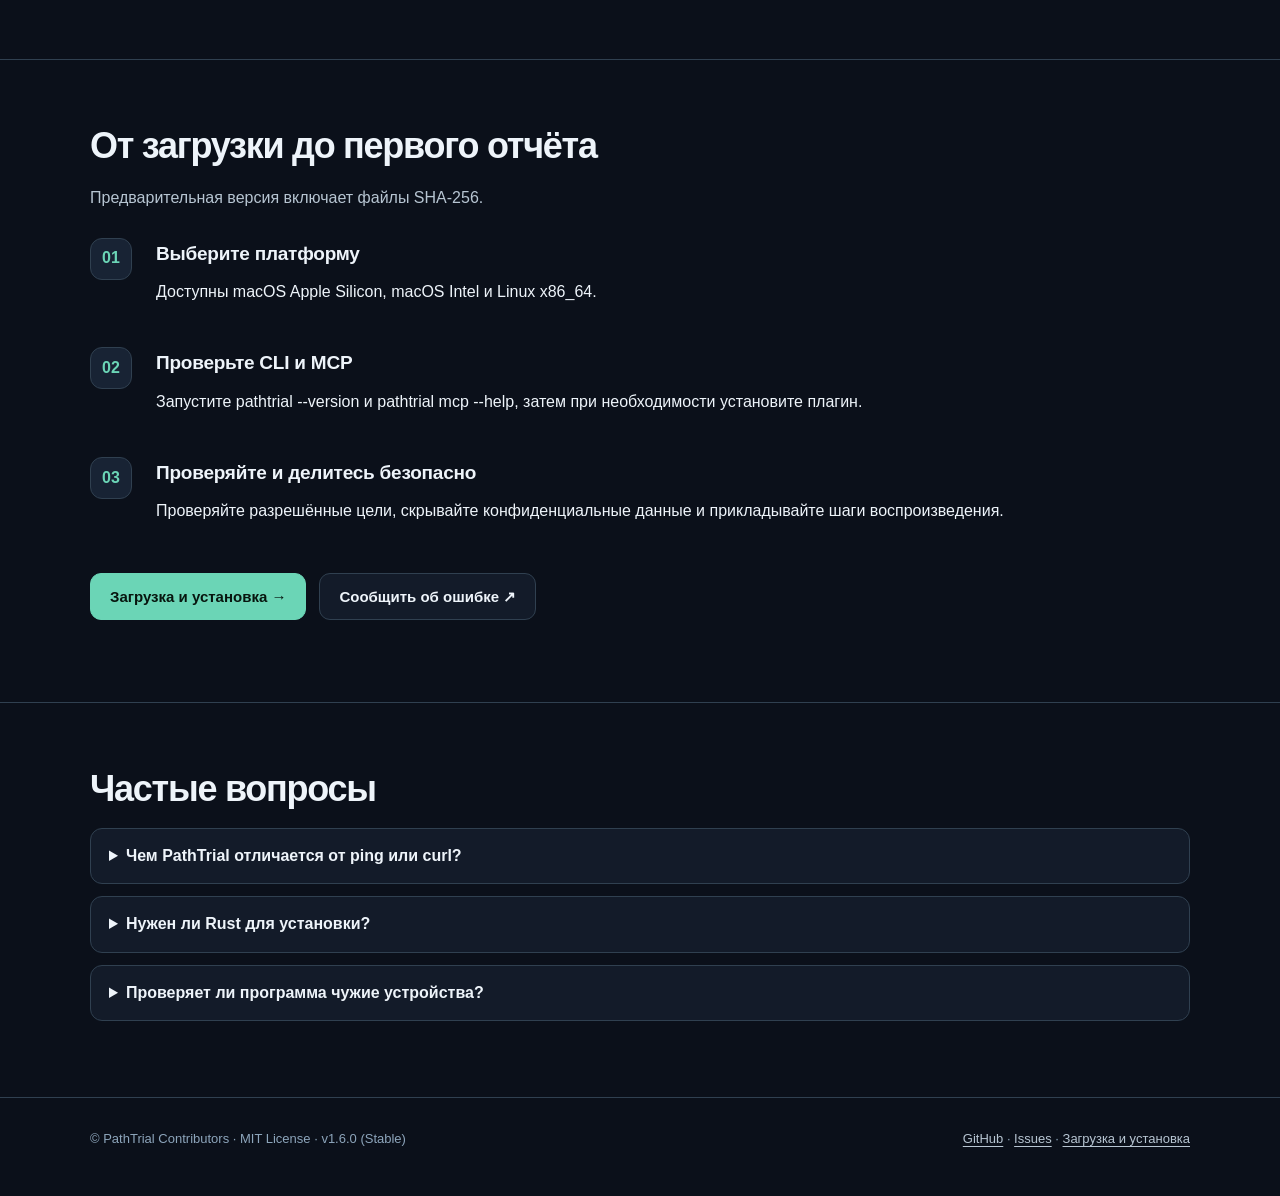
<file: docs/ru/index.html>
<!doctype html>
<html lang="ru">
<head>
  <meta charset="utf-8">
  <meta name="viewport" content="width=device-width,initial-scale=1">
  <meta name="theme-color" content="#0b101a">
  <meta name="robots" content="index,follow">
  <meta name="description" content="PathTrial — открытая CLI-утилита для диагностики DNS, TCP, TLS, HTTP, QUIC, HTTP/3, прокси и VPS.">
  <link rel="canonical" href="https://gaochenyang666-droid.github.io/PathTrial/ru/">
  <link rel="alternate" hreflang="zh-CN" href="https://gaochenyang666-droid.github.io/PathTrial/">
  <link rel="alternate" hreflang="en" href="https://gaochenyang666-droid.github.io/PathTrial/en/">
  <link rel="alternate" hreflang="es" href="https://gaochenyang666-droid.github.io/PathTrial/es/">
  <link rel="alternate" hreflang="ru" href="https://gaochenyang666-droid.github.io/PathTrial/ru/">
  <link rel="alternate" hreflang="x-default" href="https://gaochenyang666-droid.github.io/PathTrial/en/">
  <link rel="stylesheet" href="../site.css">
  <meta property="og:type" content="website">
  <meta property="og:title" content="Диагностика сети с проверяемыми данными и MCP-плагинами | PathTrial">
  <meta property="og:description" content="Проверяйте DNS, TCP, TLS, HTTP, UDP, QUIC и HTTP/3 по отдельности. Анализируйте недоступность сайтов, портов VPS, прокси и различия IPv4/IPv6 на основе реальных измерений.">
  <meta property="og:url" content="https://gaochenyang666-droid.github.io/PathTrial/ru/">
  <meta name="twitter:card" content="summary">
  <title>PathTrial | Диагностика сети с проверяемыми данными и MCP-плагинами</title>
<script type="application/ld+json">{"@context":"https://schema.org","@type":"SoftwareApplication","name":"PathTrial","softwareVersion":"1.6.0","applicationCategory":"DeveloperApplication","operatingSystem":"macOS, Linux","downloadUrl":"https://github.com/gaochenyang666-droid/PathTrial/releases/tag/v1.6.0","codeRepository":"https://github.com/gaochenyang666-droid/PathTrial","license":"https://opensource.org/licenses/MIT","isAccessibleForFree":true,"offers":{"@type":"Offer","price":"0","priceCurrency":"USD"}}</script>
</head>
<body>
<a class="skip" href="#main">К содержимому</a>
<header><div class="container topbar">
  <a class="brand" href="./" aria-label="PathTrial Главная"><span class="brand-mark" aria-hidden="true">&gt;_</span>PathTrial</a>
  <nav aria-label="Primary navigation">
    <a href="#features">Возможности</a>
    <a href="#guided-diagnosis">Диагностика</a>
    <a href="#integrations">ИИ / MCP</a>
    <a href="./download.html">Скачать</a>
    <a href="https://gaochenyang666-droid.github.io/PathTrial/en/guides/">Руководства (EN)</a><a href="https://github.com/gaochenyang666-droid/PathTrial">GitHub</a>
  </nav>
  <nav class="languages" aria-label="Languages"><a href="https://gaochenyang666-droid.github.io/PathTrial/" lang="zh-CN">中文</a><a href="https://gaochenyang666-droid.github.io/PathTrial/en/" lang="en">English</a><a href="https://gaochenyang666-droid.github.io/PathTrial/es/" lang="es">Español</a><a href="https://gaochenyang666-droid.github.io/PathTrial/ru/" lang="ru" aria-current="page">Русский</a></nav>
</div></header>
<main id="main">
<section class="container hero" aria-labelledby="hero-title">
<span class="kicker">Open Source · Rust · Evidence First</span>
<h1 id="hero-title">Узнайте, на каком уровне возникает сбой сети.</h1><p class="lead">Проверяйте DNS, TCP, TLS, HTTP, UDP, QUIC и HTTP/3 по отдельности. Анализируйте недоступность сайтов, портов VPS, прокси и различия IPv4/IPv6 на основе реальных измерений.</p>
<div class="actions"><a class="btn primary" href="./download.html">Скачать v1.6.0 ↗</a><a class="btn secondary" href="https://github.com/gaochenyang666-droid/PathTrial">Исходный код и README ↗</a></div>
<div class="metrics"><span class="metric">Готовые сборки без Rust</span><span class="metric">MCP-плагины Codex и Claude Code</span><span class="metric">JSON-отчёты с доказательствами</span><span class="metric">Запрет проверок без разрешения</span></div>
</section>
<section id="features" class="section"><div class="container">
<div class="section-head"><h2>Для решения реальных сетевых проблем</h2><p>Каждый этап подключения проверяется отдельно. Успешный ping ещё не подтверждает работу приложения.</p></div>
<div class="grid"><article class="card"><h3>Сайты и DNS</h3><p>Отделяйте ошибки DNS, TCP-подключения, TLS и HTTP-ответа.</p></article><article class="card"><h3>VPS и прокси</h3><p>Проверяйте порты, SOCKS5 / HTTP CONNECT, UDP Echo, QUIC и HTTP/3 раздельно.</p></article><article class="card"><h3>IPv4 и IPv6</h3><p>Сравнивайте два стека при одинаковых целях, портах, числе попыток и тайм-аутах.</p></article></div>
</div></section>
<section id="guided-diagnosis" class="section"><div class="container">
<div class="section-head"><h2>Диагностика v1.6 доступна в стабильном выпуске</h2><p>Команда diagnose и path fingerprint поддерживают 14 сценариев. Отчёты разделяют наблюдения, возможные причины, неподтверждённые выводы и следующие проверки.</p></div>
<div class="codebox"><pre>pathtrial diagnose --scenario web example.com
pathtrial diagnose --scenario vps YOUR_VPS_IP --port 22
pathtrial diagnose --scenario latency example.com --rounds 10
pathtrial diagnose --scenario proxy --url https://example.com/ --proxy socks5://127.0.0.1:1080
pathtrial diagnose --scenario local</pre></div>
<div class="notice">Стабильный выпуск v1.6.0 содержит diagnose, path fingerprint и 12 инструментов MCP. Пакеты проверены для macOS, Linux и Windows x86_64.</div>
<p style="margin-top:18px"><a href="https://github.com/gaochenyang666-droid/PathTrial/blob/main/docs/cli.md">Руководство CLI →</a></p>
</div></section>
<section class="section"><div class="container pair"><div>
<h2>CLI работает без аккаунта ИИ</h2><p class="lead">Запускайте проверки на macOS или Linux без облачного сервиса. PathTrial не меняет DNS, маршруты, прокси и брандмауэр автоматически.</p><p>В отчётах используются PASS, WARN, FAIL, SKIP и INCONCLUSIVE; выводы ссылаются на реальные идентификаторы проб.</p>
<a href="https://github.com/gaochenyang666-droid/PathTrial/blob/main/docs/cli.md">Руководство CLI →</a>
</div><div class="codebox"><pre><span class="comment"># PathTrial v1.6.0</span>
pathtrial --version
pathtrial scan example.com \
  --profile web --rounds 5 --redact-ips</pre></div></div></section>
<section id="guides" class="section"><div class="container"><div class="section-head"><h2>Руководства по диагностике</h2><p>Три англоязычные статьи о портах VPS, QUIC/HTTP3 и IPv4/IPv6.</p></div><div class="grid"><article class="card"><h3><a href="https://gaochenyang666-droid.github.io/PathTrial/en/guides/vps-port-unreachable.html">Порты VPS</a></h3></article><article class="card"><h3><a href="https://gaochenyang666-droid.github.io/PathTrial/en/guides/http3-udp443-timeout.html">QUIC / HTTP3</a></h3></article><article class="card"><h3><a href="https://gaochenyang666-droid.github.io/PathTrial/en/guides/ipv4-works-ipv6-fails.html">IPv4 / IPv6</a></h3></article></div><p style="margin-top:20px"><a href="https://gaochenyang666-droid.github.io/PathTrial/en/guides/">Руководства (EN) →</a></p></div></section>
<section id="integrations" class="section"><div class="container">
<div class="section-head"><h2>Интеграция с Codex и Claude Code</h2><p>Локальные MCP-плагины версии 0.4.0 предоставляют двенадцать инструментов, включая диагностику и объяснение отчётов.</p></div>
<div class="grid two">
<article class="card"><h3>OpenAI Codex</h3><p>Установите плагин через Marketplace и проверьте локальное MCP-подключение.</p><div class="codebox"><pre>codex plugin marketplace add \
  gaochenyang666-droid/PathTrial
codex plugin add pathtrial@pathtrial</pre></div></article>
<article class="card"><h3>Claude Code</h3><p>Установите плагин в Claude Code и откройте /mcp.</p><div class="codebox"><pre>/plugin marketplace add gaochenyang666-droid/PathTrial
/plugin install pathtrial@pathtrial
/mcp</pre></div></article></div>
<div class="notice" style="margin-top:22px">Безопасность: сетевые проверки запрещены по умолчанию. Разрешайте только цели, которые имеете право проверять. Анализ готовых отчётов не требует сетевого доступа. <a href="https://github.com/gaochenyang666-droid/PathTrial/blob/main/docs/ai-integrations.md">MCP guide</a></div>
</div></section>
<section class="section"><div class="container">
<div class="section-head"><h2>От загрузки до первого отчёта</h2><p>Предварительная версия включает файлы SHA-256.</p></div>
<div class="steps"><div class="step"><span class="number">01</span><div><h3>Выберите платформу</h3><p>Доступны macOS Apple Silicon, macOS Intel и Linux x86_64.</p></div></div><div class="step"><span class="number">02</span><div><h3>Проверьте CLI и MCP</h3><p>Запустите pathtrial --version и pathtrial mcp --help, затем при необходимости установите плагин.</p></div></div><div class="step"><span class="number">03</span><div><h3>Проверяйте и делитесь безопасно</h3><p>Проверяйте разрешённые цели, скрывайте конфиденциальные данные и прикладывайте шаги воспроизведения.</p></div></div></div>
<div class="actions"><a class="btn primary" href="./download.html">Загрузка и установка →</a><a class="btn secondary" href="https://github.com/gaochenyang666-droid/PathTrial/issues/new?template=bug_report.md">Сообщить об ошибке ↗</a></div>
</div></section>
<section class="section"><div class="container"><h2>Частые вопросы</h2>
<details><summary>Чем PathTrial отличается от ping или curl?</summary><p>Утилита проверяет уровни сети отдельно, ссылается на реальные пробы и отмечает неподтверждённые причины.</p></details><details><summary>Нужен ли Rust для установки?</summary><p>Нет. Есть готовые пакеты для macOS ARM64, macOS Intel и Linux x86_64.</p></details><details><summary>Проверяет ли программа чужие устройства?</summary><p>Сетевые вызовы MCP по умолчанию запрещены. Требуется явное разрешение цели; перед отправкой отчётов удаляйте секреты.</p></details>
</div></section>
</main>
<footer><div class="container">
<span>© PathTrial Contributors · MIT License · v1.6.0 (Stable)</span>
<span><a href="https://github.com/gaochenyang666-droid/PathTrial">GitHub</a> · <a href="https://github.com/gaochenyang666-droid/PathTrial/issues">Issues</a> · <a href="./download.html">Загрузка и установка</a></span>
</div></footer>
</body></html>
</file>
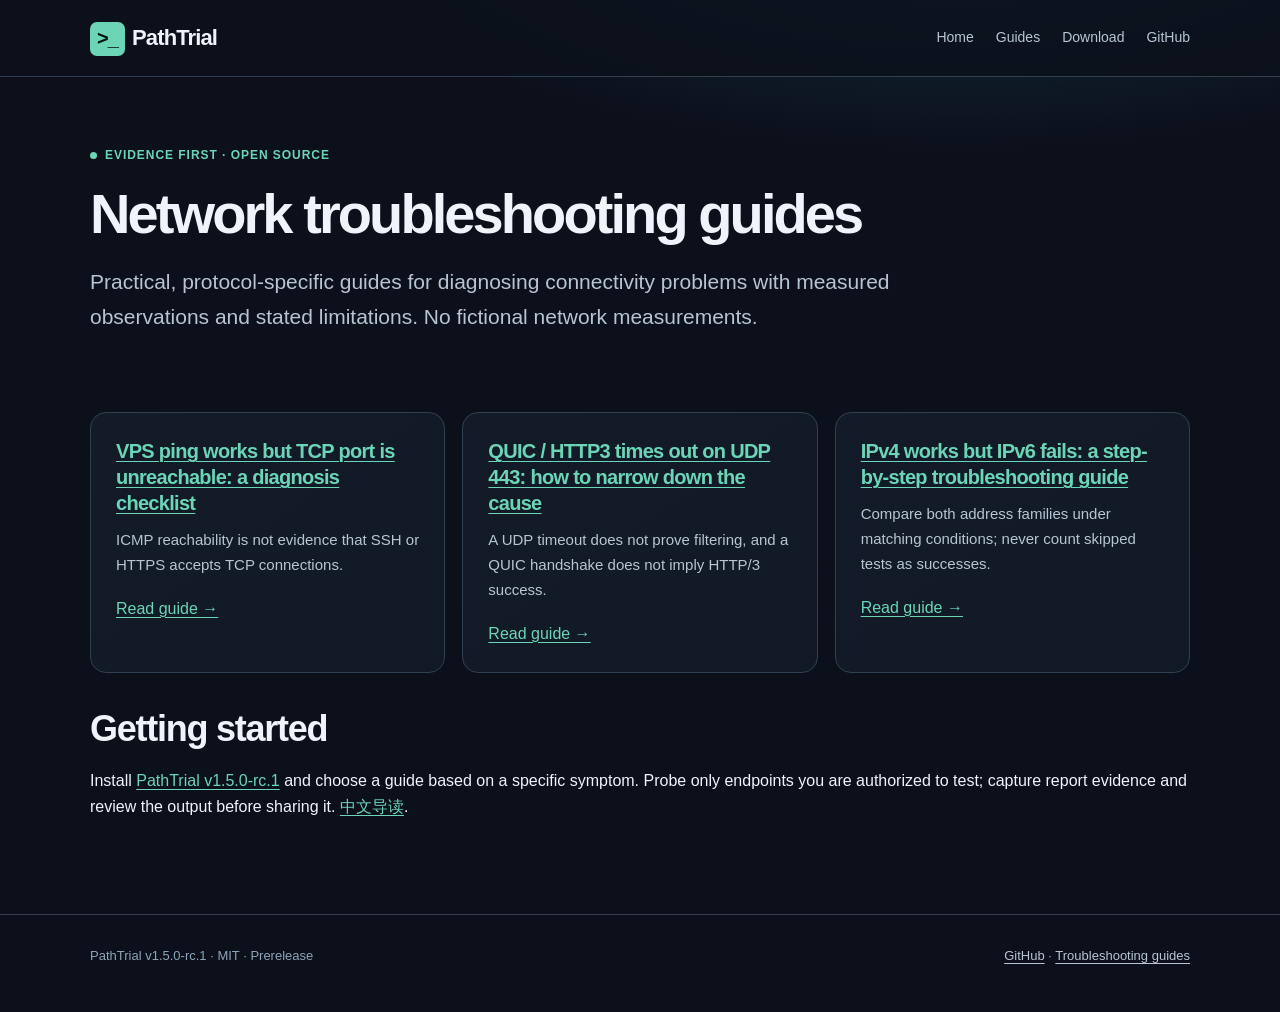
<file: docs/en/guides/index.html>
<!doctype html>
<html lang="en"><head><meta charset="utf-8"><meta name="viewport" content="width=device-width,initial-scale=1"><meta name="theme-color" content="#0b101a"><meta name="robots" content="index,follow"><title>Network troubleshooting guides for VPS, QUIC and IPv6 | PathTrial</title><meta name="description" content="Evidence-first checklists for unreachable VPS ports, QUIC/HTTP3 UDP 443 timeouts, and IPv4/IPv6 failures."><link rel="canonical" href="https://gaochenyang666-droid.github.io/PathTrial/en/guides/"><link rel="stylesheet" href="../../site.css"><meta property="og:type" content="website"><meta property="og:title" content="Network troubleshooting guides for VPS, QUIC and IPv6"><meta property="og:description" content="Evidence-first checklists for unreachable VPS ports, QUIC/HTTP3 UDP 443 timeouts, and IPv4/IPv6 failures."><meta property="og:url" content="https://gaochenyang666-droid.github.io/PathTrial/en/guides/"><script type="application/ld+json">{"@context":"https://schema.org","@type":"CollectionPage","name":"Network troubleshooting guides for VPS, QUIC and IPv6","description":"Evidence-first checklists for unreachable VPS ports, QUIC/HTTP3 UDP 443 timeouts, and IPv4/IPv6 failures.","url":"https://gaochenyang666-droid.github.io/PathTrial/en/guides/","inLanguage":"en"}</script></head><body><a class="skip" href="#main">Skip to content</a><header><div class="container topbar"><a class="brand" href="https://gaochenyang666-droid.github.io/PathTrial/"><span class="brand-mark">&gt;_</span>PathTrial</a><nav aria-label="Navigation"><a href="https://gaochenyang666-droid.github.io/PathTrial/en/">Home</a> <a href="https://gaochenyang666-droid.github.io/PathTrial/en/guides/">Guides</a> <a href="https://gaochenyang666-droid.github.io/PathTrial/en/download.html">Download</a> <a href="https://github.com/gaochenyang666-droid/PathTrial">GitHub</a></nav></div></header><main id="main" class="container guide-layout"><section class="guide-hero"><span class="kicker">Evidence First · Open Source</span><h1>Network troubleshooting guides</h1><p class="lead">Practical, protocol-specific guides for diagnosing connectivity problems with measured observations and stated limitations. No fictional network measurements.</p></section><section class="guide-article"><div class="grid"><article class="card"><h2><a href="./vps-port-unreachable.html">VPS ping works but TCP port is unreachable: a diagnosis checklist</a></h2><p>ICMP reachability is not evidence that SSH or HTTPS accepts TCP connections.</p><a href="./vps-port-unreachable.html">Read guide →</a></article><article class="card"><h2><a href="./http3-udp443-timeout.html">QUIC / HTTP3 times out on UDP 443: how to narrow down the cause</a></h2><p>A UDP timeout does not prove filtering, and a QUIC handshake does not imply HTTP/3 success.</p><a href="./http3-udp443-timeout.html">Read guide →</a></article><article class="card"><h2><a href="./ipv4-works-ipv6-fails.html">IPv4 works but IPv6 fails: a step-by-step troubleshooting guide</a></h2><p>Compare both address families under matching conditions; never count skipped tests as successes.</p><a href="./ipv4-works-ipv6-fails.html">Read guide →</a></article></div><h2>Getting started</h2><p>Install <a href="https://gaochenyang666-droid.github.io/PathTrial/en/download.html">PathTrial v1.5.0-rc.1</a> and choose a guide based on a specific symptom. Probe only endpoints you are authorized to test; capture report evidence and review the output before sharing it. <a href="https://gaochenyang666-droid.github.io/PathTrial/guides/" lang="zh-CN">中文导读</a>.</p></section></main><footer><div class="container"><span>PathTrial v1.5.0-rc.1 · MIT · Prerelease</span><span><a href="https://github.com/gaochenyang666-droid/PathTrial">GitHub</a> · <a href="https://gaochenyang666-droid.github.io/PathTrial/en/guides/">Troubleshooting guides</a></span></div></footer></body></html>
</file>
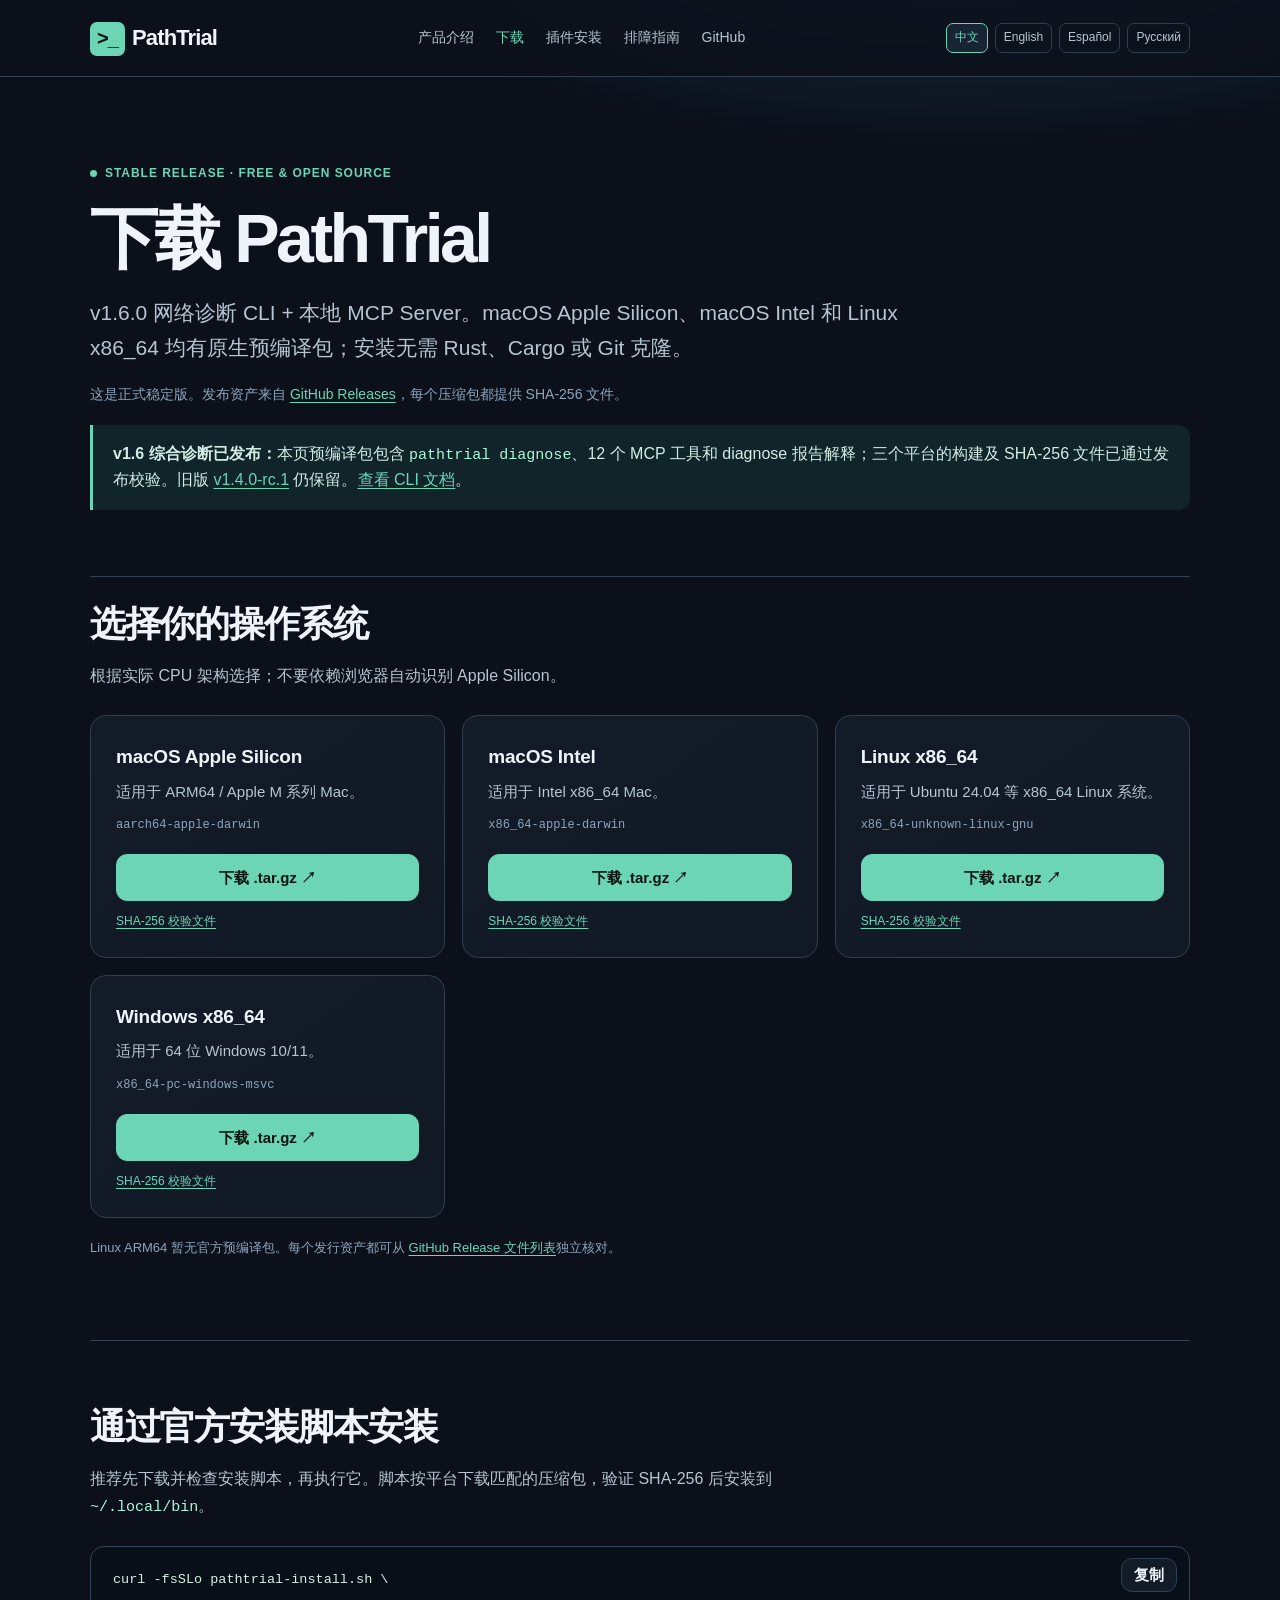
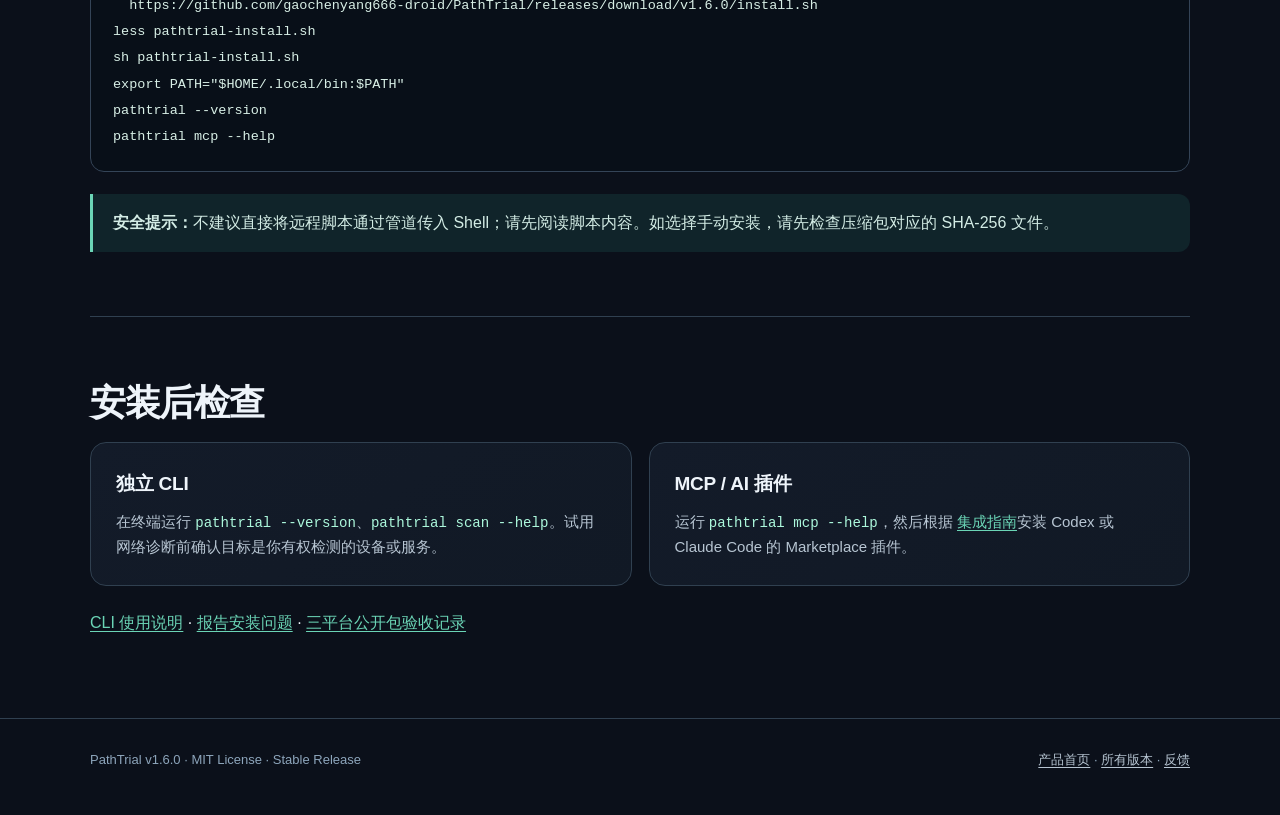
<file: docs/download.html>
<!doctype html>
<html lang="zh-CN">
<head>
 <meta charset="utf-8">
 <meta name="viewport" content="width=device-width,initial-scale=1">
 <meta name="theme-color" content="#0b101a">
 <meta name="description" content="下载 PathTrial v1.6.0：macOS Apple Silicon、Intel 与 Linux x86_64 网络诊断 CLI、MCP Server 预编译包，附 SHA-256 校验。无需 Rust。">
 <meta name="robots" content="index,follow">
 <link rel="canonical" href="https://gaochenyang666-droid.github.io/PathTrial/download.html">
   <link rel="alternate" hreflang="zh-CN" href="https://gaochenyang666-droid.github.io/PathTrial/download.html">
  <link rel="alternate" hreflang="en" href="https://gaochenyang666-droid.github.io/PathTrial/en/download.html">
  <link rel="alternate" hreflang="es" href="https://gaochenyang666-droid.github.io/PathTrial/es/download.html">
  <link rel="alternate" hreflang="ru" href="https://gaochenyang666-droid.github.io/PathTrial/ru/download.html">
  <link rel="alternate" hreflang="x-default" href="https://gaochenyang666-droid.github.io/PathTrial/en/download.html">
 <link rel="stylesheet" href="./site.css">
 <meta property="og:title" content="下载 PathTrial — macOS 与 Linux 网络诊断 CLI / MCP">
 <meta property="og:description" content="下载 v1.6.0 预编译包、SHA-256 校验和安装脚本。">
 <meta property="og:url" content="https://gaochenyang666-droid.github.io/PathTrial/download.html">
 <meta name="twitter:card" content="summary">
 <title>下载 PathTrial v1.6.0 — macOS / Linux 网络诊断 CLI 与 MCP</title>
</head>
<body>
<a class="skip" href="#main">跳转到正文</a>
<header><div class="container topbar">
  <a class="brand" href="./" aria-label="PathTrial 首页"><span class="brand-mark" aria-hidden="true">&gt;_</span>PathTrial</a>
  <nav aria-label="主要导航"><a href="./">产品介绍</a><a href="./download.html" aria-current="page">下载</a><a href="https://github.com/gaochenyang666-droid/PathTrial/blob/main/docs/ai-integrations.md">插件安装</a><a href="https://gaochenyang666-droid.github.io/PathTrial/guides/">排障指南</a><a href="https://github.com/gaochenyang666-droid/PathTrial">GitHub</a></nav>
  <nav class="languages" aria-label="切换语言"><a href="https://gaochenyang666-droid.github.io/PathTrial/download.html" lang="zh-CN" aria-current="page">中文</a><a href="https://gaochenyang666-droid.github.io/PathTrial/en/download.html" lang="en">English</a><a href="https://gaochenyang666-droid.github.io/PathTrial/es/download.html" lang="es">Español</a><a href="https://gaochenyang666-droid.github.io/PathTrial/ru/download.html" lang="ru">Русский</a></nav>
</div></header>
<main class="container" id="main">
  <section class="hero">
    <span class="kicker">Stable Release · Free &amp; Open Source</span>
    <h1>下载 PathTrial</h1>
    <p class="lead">v1.6.0 网络诊断 CLI + 本地 MCP Server。macOS Apple Silicon、macOS Intel 和 Linux x86_64 均有原生预编译包；安装无需 Rust、Cargo 或 Git 克隆。</p>
    <p class="eyeline">这是正式稳定版。发布资产来自 <a href="https://github.com/gaochenyang666-droid/PathTrial/releases/tag/v1.6.0">GitHub Releases</a>，每个压缩包都提供 SHA-256 文件。</p>
<div class="notice" style="margin-top:18px"><strong>v1.6 综合诊断已发布：</strong>本页预编译包包含 <code class="inline-code">pathtrial diagnose</code>、12 个 MCP 工具和 diagnose 报告解释；三个平台的构建及 SHA-256 文件已通过发布校验。旧版 <a href="https://github.com/gaochenyang666-droid/PathTrial/releases/tag/v1.4.0-rc.1">v1.4.0-rc.1</a> 仍保留。<a href="https://github.com/gaochenyang666-droid/PathTrial/blob/main/docs/cli.md">查看 CLI 文档</a>。</div>
  </section>
  <section class="section" style="padding-top:25px" aria-labelledby="downloads-heading">
    <div class="section-head"><h2 id="downloads-heading">选择你的操作系统</h2><p>根据实际 CPU 架构选择；不要依赖浏览器自动识别 Apple Silicon。</p></div>
    <div class="grid">
      <article class="card download-card"><h3>macOS Apple Silicon</h3><p>适用于 ARM64 / Apple M 系列 Mac。</p><p class="arch mono">aarch64-apple-darwin</p><a class="btn primary" href="https://github.com/gaochenyang666-droid/PathTrial/releases/download/v1.6.0/pathtrial-aarch64-apple-darwin.tar.gz">下载 .tar.gz ↗</a><p style="margin-top:11px;font-size:12px"><a href="https://github.com/gaochenyang666-droid/PathTrial/releases/download/v1.6.0/pathtrial-aarch64-apple-darwin.tar.gz.sha256">SHA-256 校验文件</a></p></article>
      <article class="card download-card"><h3>macOS Intel</h3><p>适用于 Intel x86_64 Mac。</p><p class="arch mono">x86_64-apple-darwin</p><a class="btn primary" href="https://github.com/gaochenyang666-droid/PathTrial/releases/download/v1.6.0/pathtrial-x86_64-apple-darwin.tar.gz">下载 .tar.gz ↗</a><p style="margin-top:11px;font-size:12px"><a href="https://github.com/gaochenyang666-droid/PathTrial/releases/download/v1.6.0/pathtrial-x86_64-apple-darwin.tar.gz.sha256">SHA-256 校验文件</a></p></article>
      <article class="card download-card"><h3>Linux x86_64</h3><p>适用于 Ubuntu 24.04 等 x86_64 Linux 系统。</p><p class="arch mono">x86_64-unknown-linux-gnu</p><a class="btn primary" href="https://github.com/gaochenyang666-droid/PathTrial/releases/download/v1.6.0/pathtrial-x86_64-unknown-linux-gnu.tar.gz">下载 .tar.gz ↗</a><p style="margin-top:11px;font-size:12px"><a href="https://github.com/gaochenyang666-droid/PathTrial/releases/download/v1.6.0/pathtrial-x86_64-unknown-linux-gnu.tar.gz.sha256">SHA-256 校验文件</a></p></article>
      <article class="card download-card"><h3>Windows x86_64</h3><p>适用于 64 位 Windows 10/11。</p><p class="arch mono">x86_64-pc-windows-msvc</p><a class="btn primary" href="https://github.com/gaochenyang666-droid/PathTrial/releases/download/v1.6.0/pathtrial-x86_64-pc-windows-msvc.tar.gz">下载 .tar.gz ↗</a><p style="margin-top:11px;font-size:12px"><a href="https://github.com/gaochenyang666-droid/PathTrial/releases/download/v1.6.0/pathtrial-x86_64-pc-windows-msvc.tar.gz.sha256">SHA-256 校验文件</a></p></article>
    </div>
    <p class="footnote" style="margin-top:19px">Linux ARM64 暂无官方预编译包。每个发行资产都可从 <a href="https://github.com/gaochenyang666-droid/PathTrial/releases/tag/v1.6.0">GitHub Release 文件列表</a>独立核对。</p>
  </section>
  <section class="section" id="install">
    <div class="section-head"><h2>通过官方安装脚本安装</h2><p>推荐先下载并检查安装脚本，再执行它。脚本按平台下载匹配的压缩包，验证 SHA-256 后安装到 <code class="inline-code">~/.local/bin</code>。</p></div>
    <div class="codebox"><button id="copy-install" type="button" class="btn secondary" style="position:absolute;right:12px;top:11px;min-height:34px;padding:5px 12px" aria-label="复制安装命令">复制</button><pre id="install-command">curl -fsSLo pathtrial-install.sh \
  https://github.com/gaochenyang666-droid/PathTrial/releases/download/v1.6.0/install.sh
less pathtrial-install.sh
sh pathtrial-install.sh
export PATH="$HOME/.local/bin:$PATH"
pathtrial --version
pathtrial mcp --help</pre></div>
    <div class="notice"><p><strong>安全提示：</strong>不建议直接将远程脚本通过管道传入 Shell；请先阅读脚本内容。如选择手动安装，请先检查压缩包对应的 SHA-256 文件。</p></div>
  </section>
  <section class="section" id="verify">
    <h2>安装后检查</h2>
    <div class="grid two">
      <div class="card"><h3>独立 CLI</h3><p>在终端运行 <code class="inline-code">pathtrial --version</code>、<code class="inline-code">pathtrial scan --help</code>。试用网络诊断前确认目标是你有权检测的设备或服务。</p></div>
      <div class="card"><h3>MCP / AI 插件</h3><p>运行 <code class="inline-code">pathtrial mcp --help</code>，然后根据 <a href="https://github.com/gaochenyang666-droid/PathTrial/blob/main/docs/ai-integrations.md">集成指南</a>安装 Codex 或 Claude Code 的 Marketplace 插件。</p></div>
    </div>
    <p style="margin-top:24px"><a href="https://github.com/gaochenyang666-droid/PathTrial/blob/main/docs/cli.md">CLI 使用说明</a> · <a href="https://github.com/gaochenyang666-droid/PathTrial/issues/new?template=bug_report.md">报告安装问题</a> · <a href="https://github.com/gaochenyang666-droid/PathTrial/actions/runs/39255364100">三平台公开包验收记录</a></p>
  </section>
</main>
<footer><div class="container"><span>PathTrial v1.6.0 · MIT License · Stable Release</span><span><a href="./">产品首页</a> · <a href="https://github.com/gaochenyang666-droid/PathTrial/releases">所有版本</a> · <a href="https://github.com/gaochenyang666-droid/PathTrial/issues">反馈</a></span></div></footer>
<script>
const btn=document.getElementById("copy-install");
btn?.addEventListener("click",async()=>{
 const value=document.getElementById("install-command")?.textContent||"";
 if(!navigator.clipboard?.writeText){btn.textContent="请手动选中复制";return;}
 try{await navigator.clipboard.writeText(value);btn.textContent="已复制";}catch{btn.textContent="请手动选中复制";}
});
</script>
</body>
</html>
</file>
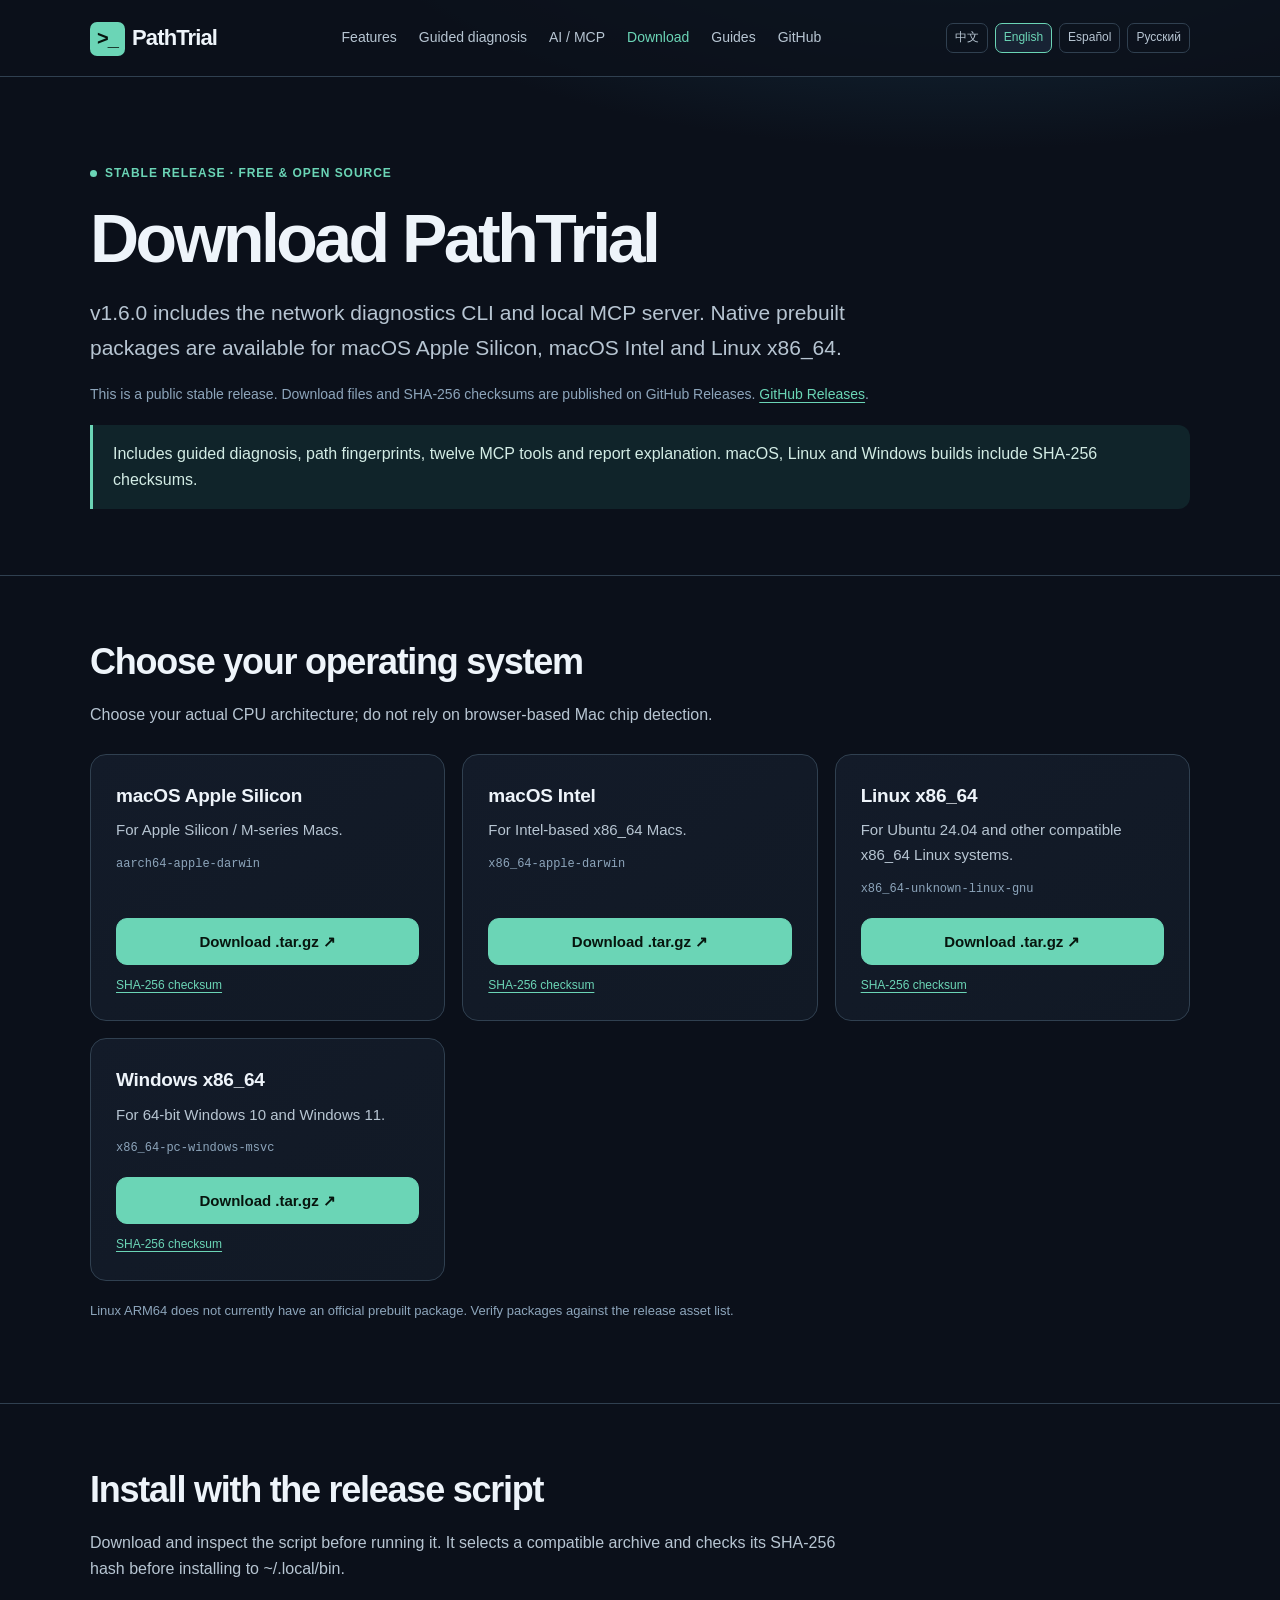
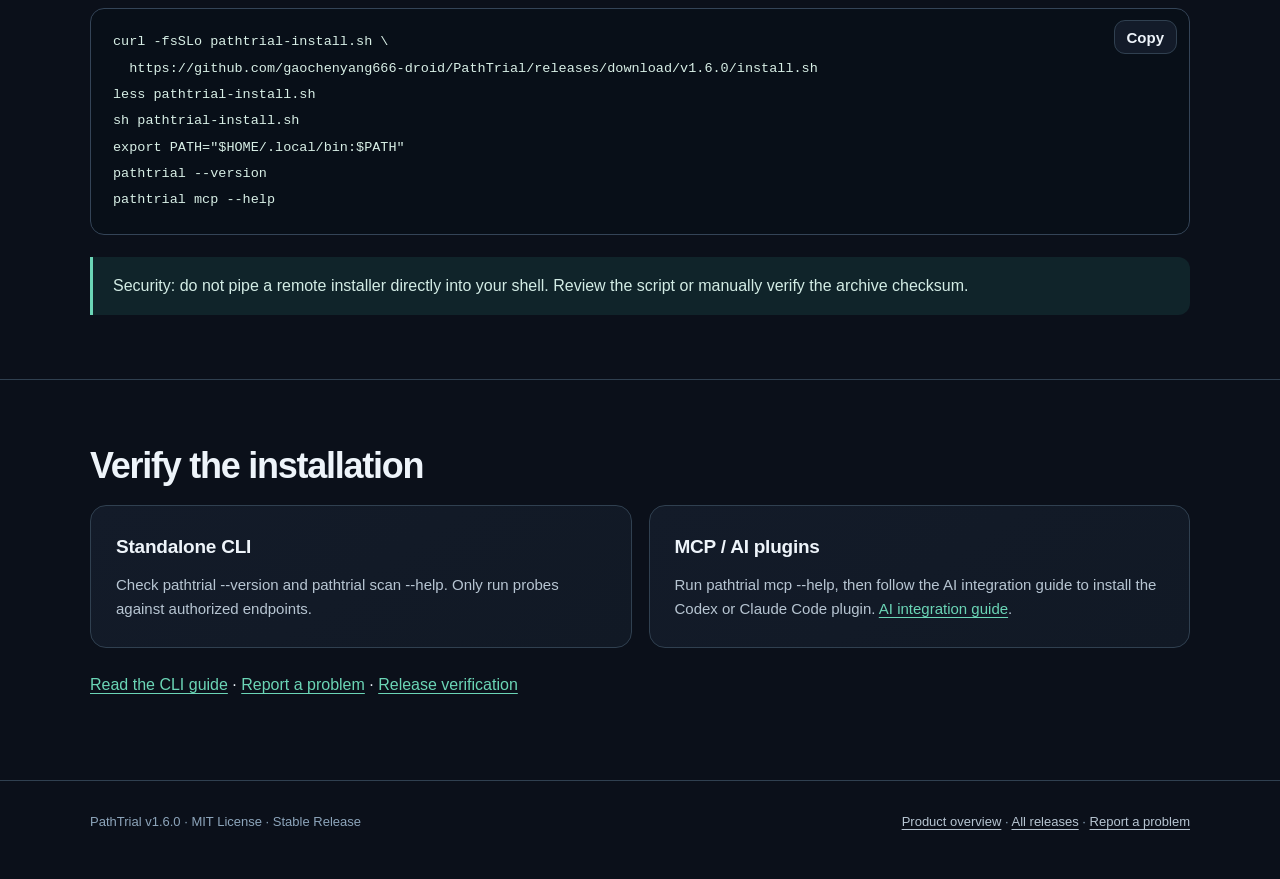
<file: docs/en/download.html>
<!doctype html>
<html lang="en">
<head>
  <meta charset="utf-8">
  <meta name="viewport" content="width=device-width,initial-scale=1">
  <meta name="theme-color" content="#0b101a">
  <meta name="robots" content="index,follow">
  <meta name="description" content="PathTrial is an open-source Rust network diagnostics CLI and local MCP server for DNS, TCP, TLS, HTTP, QUIC, HTTP/3, proxies and VPS connectivity.">
  <link rel="canonical" href="https://gaochenyang666-droid.github.io/PathTrial/en/download.html">
  <link rel="alternate" hreflang="zh-CN" href="https://gaochenyang666-droid.github.io/PathTrial/download.html">
  <link rel="alternate" hreflang="en" href="https://gaochenyang666-droid.github.io/PathTrial/en/download.html">
  <link rel="alternate" hreflang="es" href="https://gaochenyang666-droid.github.io/PathTrial/es/download.html">
  <link rel="alternate" hreflang="ru" href="https://gaochenyang666-droid.github.io/PathTrial/ru/download.html">
  <link rel="alternate" hreflang="x-default" href="https://gaochenyang666-droid.github.io/PathTrial/en/download.html">
  <link rel="stylesheet" href="../site.css">
  <meta property="og:type" content="website">
  <meta property="og:title" content="Download PathTrial | PathTrial">
  <meta property="og:description" content="This is a public stable release. Download files and SHA-256 checksums are published on GitHub Releases.">
  <meta property="og:url" content="https://gaochenyang666-droid.github.io/PathTrial/en/download.html">
  <meta name="twitter:card" content="summary">
  <title>PathTrial | Download PathTrial</title>
</head>
<body>
<a class="skip" href="#main">Skip to content</a>
<header><div class="container topbar">
  <a class="brand" href="./" aria-label="PathTrial Home"><span class="brand-mark" aria-hidden="true">&gt;_</span>PathTrial</a>
  <nav aria-label="Primary navigation">
    <a href="./#features">Features</a>
    <a href="./#guided-diagnosis">Guided diagnosis</a>
    <a href="./#integrations">AI / MCP</a>
    <a href="./download.html" aria-current="page">Download</a>
    <a href="https://gaochenyang666-droid.github.io/PathTrial/en/guides/">Guides</a><a href="https://github.com/gaochenyang666-droid/PathTrial">GitHub</a>
  </nav>
  <nav class="languages" aria-label="Languages"><a href="https://gaochenyang666-droid.github.io/PathTrial/download.html" lang="zh-CN">中文</a><a href="https://gaochenyang666-droid.github.io/PathTrial/en/download.html" lang="en" aria-current="page">English</a><a href="https://gaochenyang666-droid.github.io/PathTrial/es/download.html" lang="es">Español</a><a href="https://gaochenyang666-droid.github.io/PathTrial/ru/download.html" lang="ru">Русский</a></nav>
</div></header>
<main id="main">
<section class="container hero"><span class="kicker">Stable Release · Free &amp; Open Source</span>
<h1>Download PathTrial</h1><p class="lead">v1.6.0 includes the network diagnostics CLI and local MCP server. Native prebuilt packages are available for macOS Apple Silicon, macOS Intel and Linux x86_64.</p>
<p class="eyeline">This is a public stable release. Download files and SHA-256 checksums are published on GitHub Releases. <a href="https://github.com/gaochenyang666-droid/PathTrial/releases/tag/v1.6.0">GitHub Releases</a>.</p>
<div class="notice" style="margin-top:18px">Includes guided diagnosis, path fingerprints, twelve MCP tools and report explanation. macOS, Linux and Windows builds include SHA-256 checksums.</div>
</section>
<section class="section"><div class="container"><div class="section-head"><h2>Choose your operating system</h2><p>Choose your actual CPU architecture; do not rely on browser-based Mac chip detection.</p></div>
<div class="grid"><article class="card download-card"><h3>macOS Apple Silicon</h3><p>For Apple Silicon / M-series Macs.</p><p class="arch mono">aarch64-apple-darwin</p><a class="btn primary" href="https://github.com/gaochenyang666-droid/PathTrial/releases/download/v1.6.0/pathtrial-aarch64-apple-darwin.tar.gz">Download .tar.gz ↗</a><p style="margin-top:11px;font-size:12px"><a href="https://github.com/gaochenyang666-droid/PathTrial/releases/download/v1.6.0/pathtrial-aarch64-apple-darwin.tar.gz.sha256">SHA-256 checksum</a></p></article><article class="card download-card"><h3>macOS Intel</h3><p>For Intel-based x86_64 Macs.</p><p class="arch mono">x86_64-apple-darwin</p><a class="btn primary" href="https://github.com/gaochenyang666-droid/PathTrial/releases/download/v1.6.0/pathtrial-x86_64-apple-darwin.tar.gz">Download .tar.gz ↗</a><p style="margin-top:11px;font-size:12px"><a href="https://github.com/gaochenyang666-droid/PathTrial/releases/download/v1.6.0/pathtrial-x86_64-apple-darwin.tar.gz.sha256">SHA-256 checksum</a></p></article><article class="card download-card"><h3>Linux x86_64</h3><p>For Ubuntu 24.04 and other compatible x86_64 Linux systems.</p><p class="arch mono">x86_64-unknown-linux-gnu</p><a class="btn primary" href="https://github.com/gaochenyang666-droid/PathTrial/releases/download/v1.6.0/pathtrial-x86_64-unknown-linux-gnu.tar.gz">Download .tar.gz ↗</a><p style="margin-top:11px;font-size:12px"><a href="https://github.com/gaochenyang666-droid/PathTrial/releases/download/v1.6.0/pathtrial-x86_64-unknown-linux-gnu.tar.gz.sha256">SHA-256 checksum</a></p></article><article class="card download-card"><h3>Windows x86_64</h3><p>For 64-bit Windows 10 and Windows 11.</p><p class="arch mono">x86_64-pc-windows-msvc</p><a class="btn primary" href="https://github.com/gaochenyang666-droid/PathTrial/releases/download/v1.6.0/pathtrial-x86_64-pc-windows-msvc.tar.gz">Download .tar.gz ↗</a><p style="margin-top:11px;font-size:12px"><a href="https://github.com/gaochenyang666-droid/PathTrial/releases/download/v1.6.0/pathtrial-x86_64-pc-windows-msvc.tar.gz.sha256">SHA-256 checksum</a></p></article></div>
<p class="footnote" style="margin-top:19px">Linux ARM64 does not currently have an official prebuilt package. Verify packages against the release asset list.</p>
</div></section>
<section id="install" class="section"><div class="container">
<div class="section-head"><h2>Install with the release script</h2><p>Download and inspect the script before running it. It selects a compatible archive and checks its SHA-256 hash before installing to ~/.local/bin.</p></div>
<div class="codebox"><button id="copy-install" type="button" class="btn secondary" style="position:absolute;right:12px;top:11px;min-height:34px;padding:5px 12px" aria-label="Copy">Copy</button><pre id="install-command">curl -fsSLo pathtrial-install.sh \
  https://github.com/gaochenyang666-droid/PathTrial/releases/download/v1.6.0/install.sh
less pathtrial-install.sh
sh pathtrial-install.sh
export PATH="$HOME/.local/bin:$PATH"
pathtrial --version
pathtrial mcp --help</pre></div>
<div class="notice">Security: do not pipe a remote installer directly into your shell. Review the script or manually verify the archive checksum.</div>
</div></section>
<section id="verify" class="section"><div class="container"><h2>Verify the installation</h2>
<div class="grid two">
<div class="card"><h3>Standalone CLI</h3><p>Check pathtrial --version and pathtrial scan --help. Only run probes against authorized endpoints.</p></div>
<div class="card"><h3>MCP / AI plugins</h3><p>Run pathtrial mcp --help, then follow the AI integration guide to install the Codex or Claude Code plugin. <a href="https://github.com/gaochenyang666-droid/PathTrial/blob/main/docs/ai-integrations.md">AI integration guide</a>.</p></div>
</div>
<p style="margin-top:24px"><a href="https://github.com/gaochenyang666-droid/PathTrial/blob/main/docs/cli.md">Read the CLI guide</a> · <a href="https://github.com/gaochenyang666-droid/PathTrial/issues/new?template=bug_report.md">Report a problem</a> · <a href="https://github.com/gaochenyang666-droid/PathTrial/actions/runs/39255364100">Release verification</a></p>
</div></section>
</main>
<footer><div class="container"><span>PathTrial v1.6.0 · MIT License · Stable Release</span><span><a href="./">Product overview</a> · <a href="https://github.com/gaochenyang666-droid/PathTrial/releases">All releases</a> · <a href="https://github.com/gaochenyang666-droid/PathTrial/issues">Report a problem</a></span></div></footer>
<script>
const btn=document.getElementById("copy-install");
btn.addEventListener("click",async()=>{
 const text=document.getElementById("install-command").textContent;
 if(!navigator.clipboard?.writeText){btn.textContent="Select and copy manually";return;}
 try{await navigator.clipboard.writeText(text);btn.textContent="Copied";}
 catch{btn.textContent="Select and copy manually";}
});
</script>
</body></html>
</file>
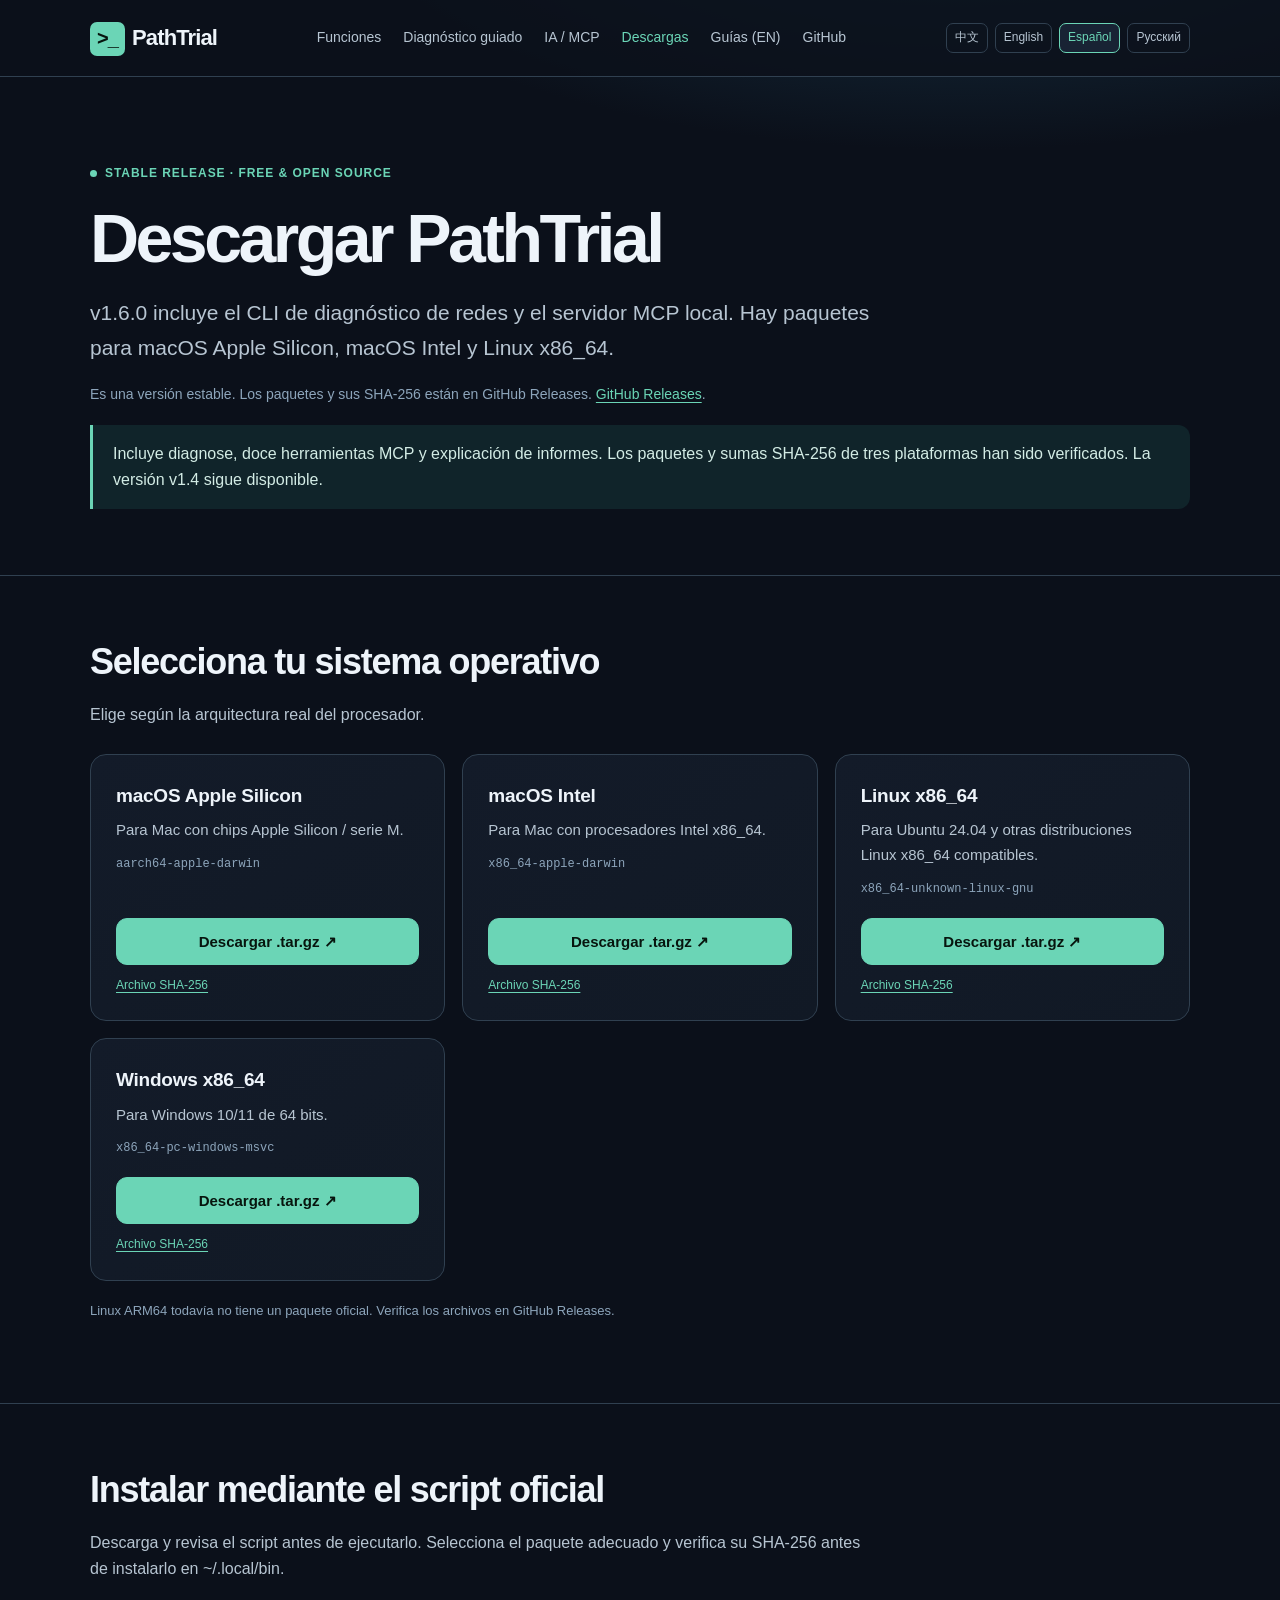
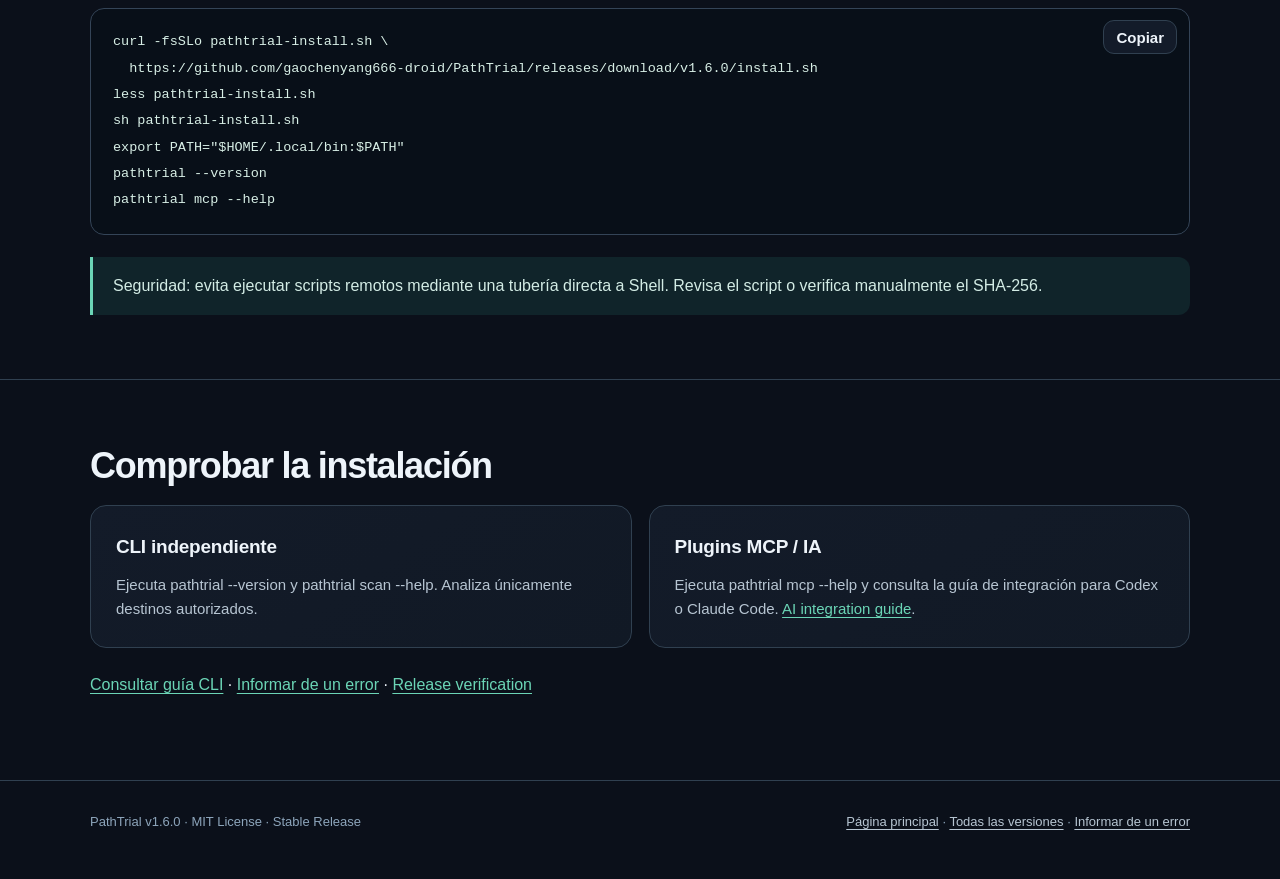
<file: docs/es/download.html>
<!doctype html>
<html lang="es">
<head>
  <meta charset="utf-8">
  <meta name="viewport" content="width=device-width,initial-scale=1">
  <meta name="theme-color" content="#0b101a">
  <meta name="robots" content="index,follow">
  <meta name="description" content="PathTrial es una herramienta CLI de código abierto para DNS, TCP, TLS, HTTP, QUIC, HTTP/3, proxies y conectividad VPS.">
  <link rel="canonical" href="https://gaochenyang666-droid.github.io/PathTrial/es/download.html">
  <link rel="alternate" hreflang="zh-CN" href="https://gaochenyang666-droid.github.io/PathTrial/download.html">
  <link rel="alternate" hreflang="en" href="https://gaochenyang666-droid.github.io/PathTrial/en/download.html">
  <link rel="alternate" hreflang="es" href="https://gaochenyang666-droid.github.io/PathTrial/es/download.html">
  <link rel="alternate" hreflang="ru" href="https://gaochenyang666-droid.github.io/PathTrial/ru/download.html">
  <link rel="alternate" hreflang="x-default" href="https://gaochenyang666-droid.github.io/PathTrial/en/download.html">
  <link rel="stylesheet" href="../site.css">
  <meta property="og:type" content="website">
  <meta property="og:title" content="Descargar PathTrial | PathTrial">
  <meta property="og:description" content="Es una versión estable. Los paquetes y sus SHA-256 están en GitHub Releases.">
  <meta property="og:url" content="https://gaochenyang666-droid.github.io/PathTrial/es/download.html">
  <meta name="twitter:card" content="summary">
  <title>PathTrial | Descargar PathTrial</title>
</head>
<body>
<a class="skip" href="#main">Saltar al contenido</a>
<header><div class="container topbar">
  <a class="brand" href="./" aria-label="PathTrial Inicio"><span class="brand-mark" aria-hidden="true">&gt;_</span>PathTrial</a>
  <nav aria-label="Primary navigation">
    <a href="./#features">Funciones</a>
    <a href="./#guided-diagnosis">Diagnóstico guiado</a>
    <a href="./#integrations">IA / MCP</a>
    <a href="./download.html" aria-current="page">Descargas</a>
    <a href="https://gaochenyang666-droid.github.io/PathTrial/en/guides/">Guías (EN)</a><a href="https://github.com/gaochenyang666-droid/PathTrial">GitHub</a>
  </nav>
  <nav class="languages" aria-label="Languages"><a href="https://gaochenyang666-droid.github.io/PathTrial/download.html" lang="zh-CN">中文</a><a href="https://gaochenyang666-droid.github.io/PathTrial/en/download.html" lang="en">English</a><a href="https://gaochenyang666-droid.github.io/PathTrial/es/download.html" lang="es" aria-current="page">Español</a><a href="https://gaochenyang666-droid.github.io/PathTrial/ru/download.html" lang="ru">Русский</a></nav>
</div></header>
<main id="main">
<section class="container hero"><span class="kicker">Stable Release · Free &amp; Open Source</span>
<h1>Descargar PathTrial</h1><p class="lead">v1.6.0 incluye el CLI de diagnóstico de redes y el servidor MCP local. Hay paquetes para macOS Apple Silicon, macOS Intel y Linux x86_64.</p>
<p class="eyeline">Es una versión estable. Los paquetes y sus SHA-256 están en GitHub Releases. <a href="https://github.com/gaochenyang666-droid/PathTrial/releases/tag/v1.6.0">GitHub Releases</a>.</p>
<div class="notice" style="margin-top:18px">Incluye diagnose, doce herramientas MCP y explicación de informes. Los paquetes y sumas SHA-256 de tres plataformas han sido verificados. La versión v1.4 sigue disponible.</div>
</section>
<section class="section"><div class="container"><div class="section-head"><h2>Selecciona tu sistema operativo</h2><p>Elige según la arquitectura real del procesador.</p></div>
<div class="grid"><article class="card download-card"><h3>macOS Apple Silicon</h3><p>Para Mac con chips Apple Silicon / serie M.</p><p class="arch mono">aarch64-apple-darwin</p><a class="btn primary" href="https://github.com/gaochenyang666-droid/PathTrial/releases/download/v1.6.0/pathtrial-aarch64-apple-darwin.tar.gz">Descargar .tar.gz ↗</a><p style="margin-top:11px;font-size:12px"><a href="https://github.com/gaochenyang666-droid/PathTrial/releases/download/v1.6.0/pathtrial-aarch64-apple-darwin.tar.gz.sha256">Archivo SHA-256</a></p></article><article class="card download-card"><h3>macOS Intel</h3><p>Para Mac con procesadores Intel x86_64.</p><p class="arch mono">x86_64-apple-darwin</p><a class="btn primary" href="https://github.com/gaochenyang666-droid/PathTrial/releases/download/v1.6.0/pathtrial-x86_64-apple-darwin.tar.gz">Descargar .tar.gz ↗</a><p style="margin-top:11px;font-size:12px"><a href="https://github.com/gaochenyang666-droid/PathTrial/releases/download/v1.6.0/pathtrial-x86_64-apple-darwin.tar.gz.sha256">Archivo SHA-256</a></p></article><article class="card download-card"><h3>Linux x86_64</h3><p>Para Ubuntu 24.04 y otras distribuciones Linux x86_64 compatibles.</p><p class="arch mono">x86_64-unknown-linux-gnu</p><a class="btn primary" href="https://github.com/gaochenyang666-droid/PathTrial/releases/download/v1.6.0/pathtrial-x86_64-unknown-linux-gnu.tar.gz">Descargar .tar.gz ↗</a><p style="margin-top:11px;font-size:12px"><a href="https://github.com/gaochenyang666-droid/PathTrial/releases/download/v1.6.0/pathtrial-x86_64-unknown-linux-gnu.tar.gz.sha256">Archivo SHA-256</a></p></article><article class="card download-card"><h3>Windows x86_64</h3><p>Para Windows 10/11 de 64 bits.</p><p class="arch mono">x86_64-pc-windows-msvc</p><a class="btn primary" href="https://github.com/gaochenyang666-droid/PathTrial/releases/download/v1.6.0/pathtrial-x86_64-pc-windows-msvc.tar.gz">Descargar .tar.gz ↗</a><p style="margin-top:11px;font-size:12px"><a href="https://github.com/gaochenyang666-droid/PathTrial/releases/download/v1.6.0/pathtrial-x86_64-pc-windows-msvc.tar.gz.sha256">Archivo SHA-256</a></p></article></div>
<p class="footnote" style="margin-top:19px">Linux ARM64 todavía no tiene un paquete oficial. Verifica los archivos en GitHub Releases.</p>
</div></section>
<section id="install" class="section"><div class="container">
<div class="section-head"><h2>Instalar mediante el script oficial</h2><p>Descarga y revisa el script antes de ejecutarlo. Selecciona el paquete adecuado y verifica su SHA-256 antes de instalarlo en ~/.local/bin.</p></div>
<div class="codebox"><button id="copy-install" type="button" class="btn secondary" style="position:absolute;right:12px;top:11px;min-height:34px;padding:5px 12px" aria-label="Copiar">Copiar</button><pre id="install-command">curl -fsSLo pathtrial-install.sh \
  https://github.com/gaochenyang666-droid/PathTrial/releases/download/v1.6.0/install.sh
less pathtrial-install.sh
sh pathtrial-install.sh
export PATH="$HOME/.local/bin:$PATH"
pathtrial --version
pathtrial mcp --help</pre></div>
<div class="notice">Seguridad: evita ejecutar scripts remotos mediante una tubería directa a Shell. Revisa el script o verifica manualmente el SHA-256.</div>
</div></section>
<section id="verify" class="section"><div class="container"><h2>Comprobar la instalación</h2>
<div class="grid two">
<div class="card"><h3>CLI independiente</h3><p>Ejecuta pathtrial --version y pathtrial scan --help. Analiza únicamente destinos autorizados.</p></div>
<div class="card"><h3>Plugins MCP / IA</h3><p>Ejecuta pathtrial mcp --help y consulta la guía de integración para Codex o Claude Code. <a href="https://github.com/gaochenyang666-droid/PathTrial/blob/main/docs/ai-integrations.md">AI integration guide</a>.</p></div>
</div>
<p style="margin-top:24px"><a href="https://github.com/gaochenyang666-droid/PathTrial/blob/main/docs/cli.md">Consultar guía CLI</a> · <a href="https://github.com/gaochenyang666-droid/PathTrial/issues/new?template=bug_report.md">Informar de un error</a> · <a href="https://github.com/gaochenyang666-droid/PathTrial/actions/runs/39255364100">Release verification</a></p>
</div></section>
</main>
<footer><div class="container"><span>PathTrial v1.6.0 · MIT License · Stable Release</span><span><a href="./">Página principal</a> · <a href="https://github.com/gaochenyang666-droid/PathTrial/releases">Todas las versiones</a> · <a href="https://github.com/gaochenyang666-droid/PathTrial/issues">Informar de un error</a></span></div></footer>
<script>
const btn=document.getElementById("copy-install");
btn.addEventListener("click",async()=>{
 const text=document.getElementById("install-command").textContent;
 if(!navigator.clipboard?.writeText){btn.textContent="Selecciona y copia manualmente";return;}
 try{await navigator.clipboard.writeText(text);btn.textContent="Copiado";}
 catch{btn.textContent="Selecciona y copia manualmente";}
});
</script>
</body></html>
</file>
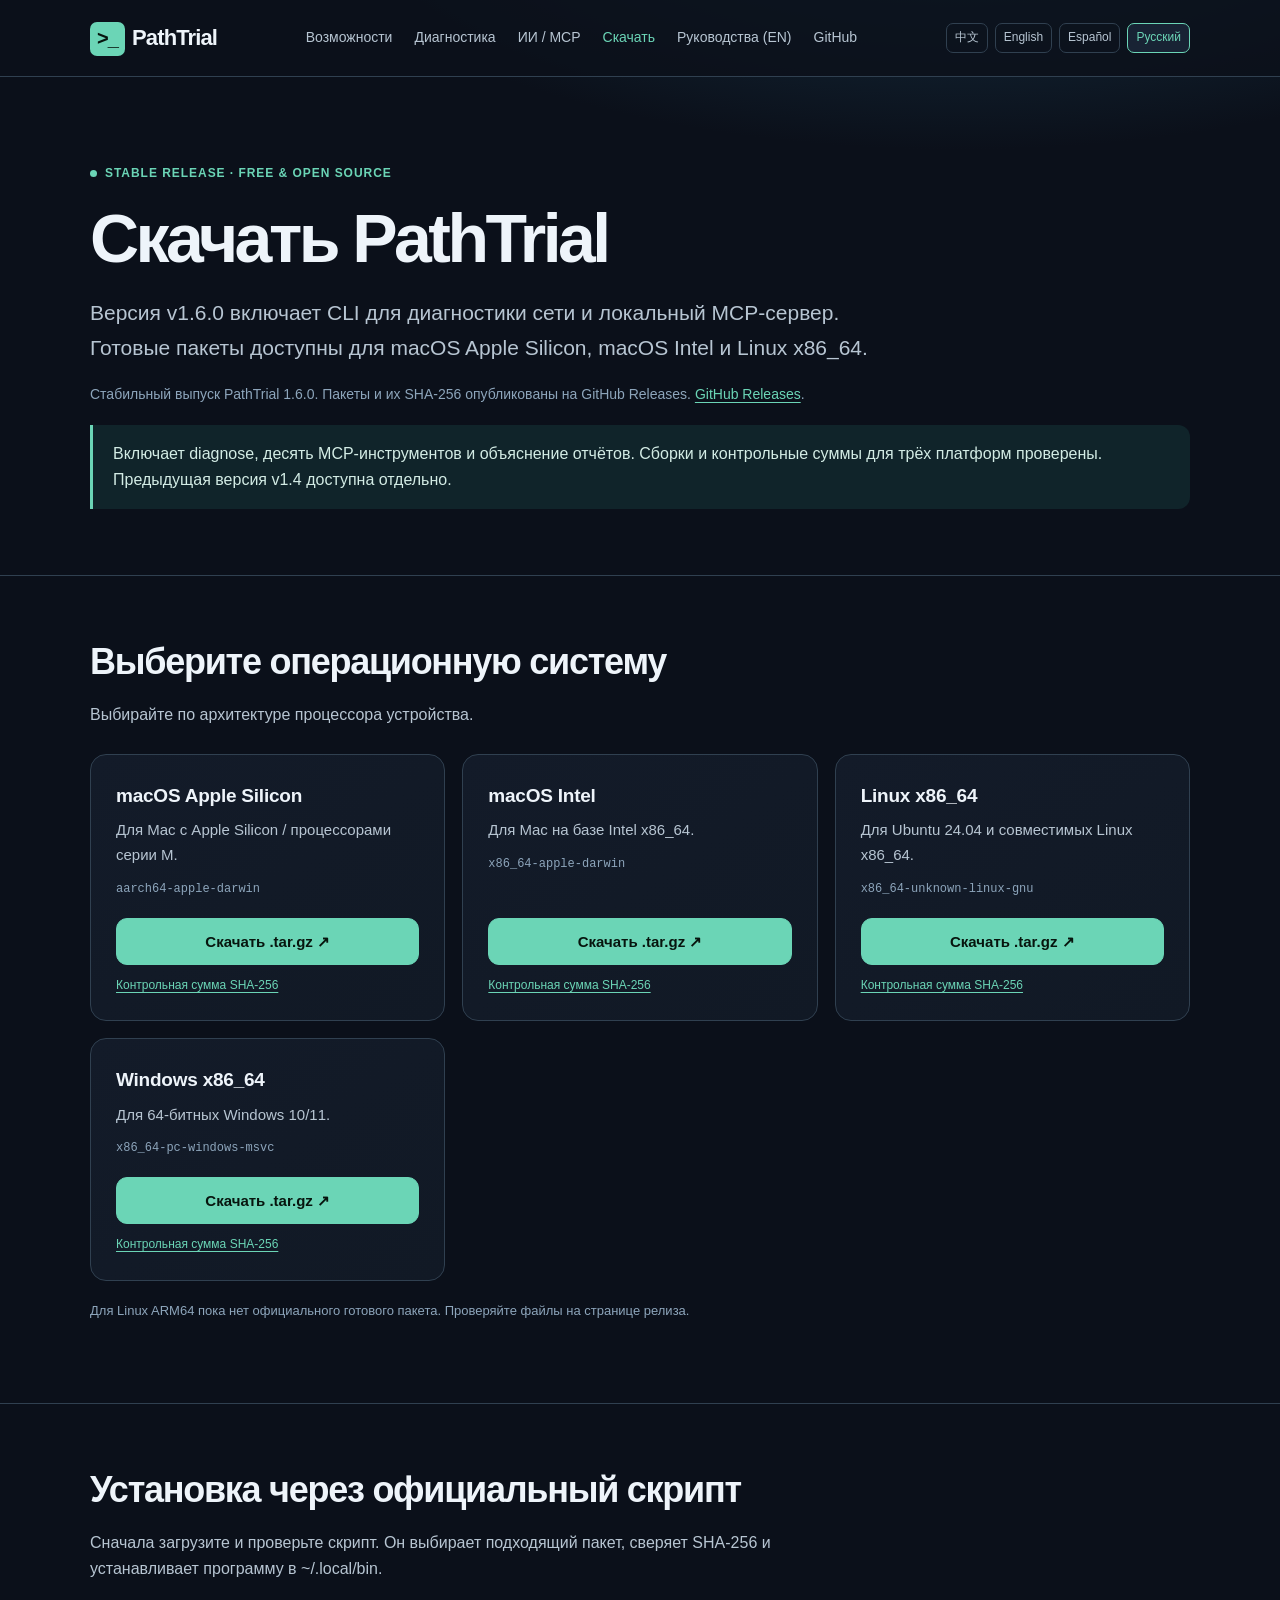
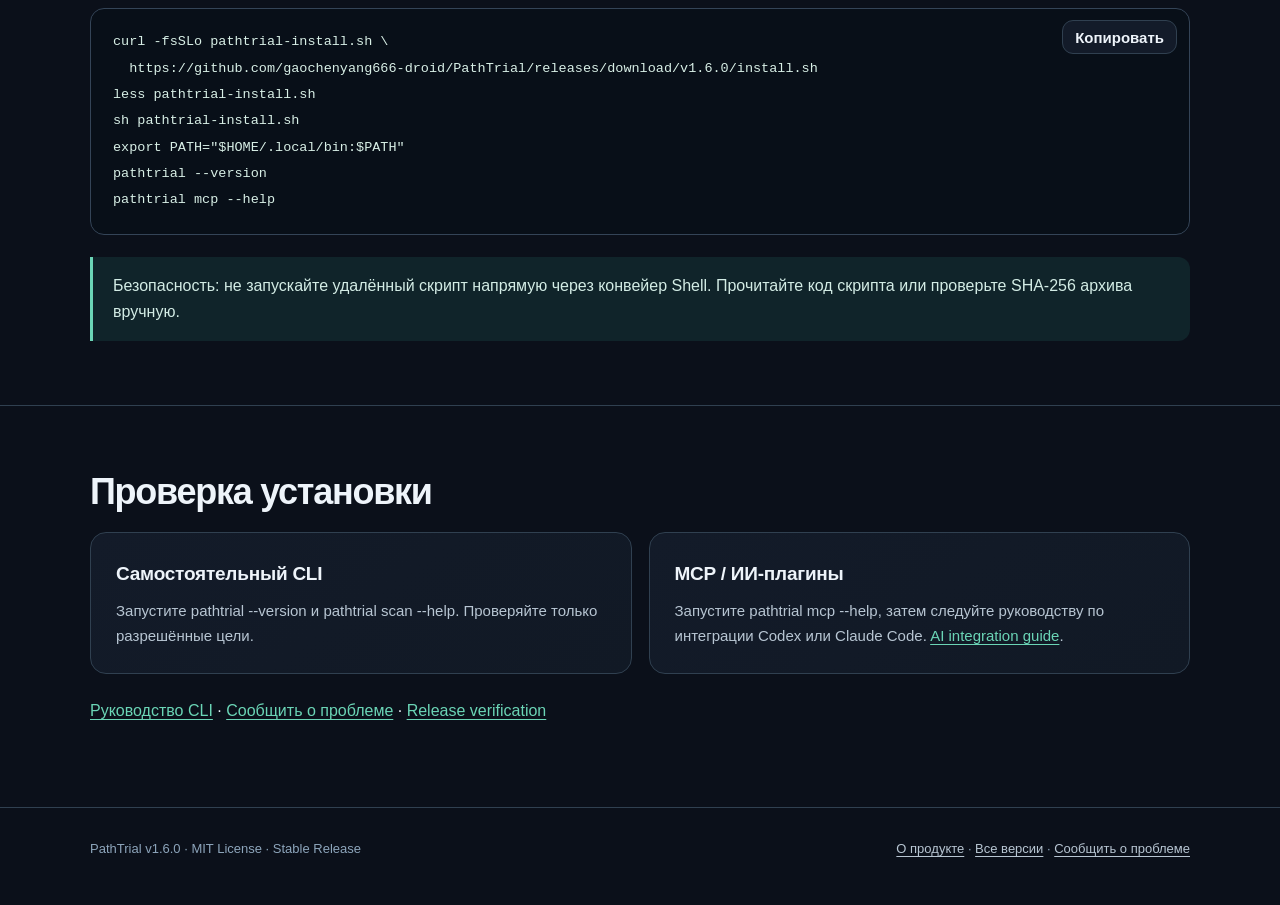
<file: docs/ru/download.html>
<!doctype html>
<html lang="ru">
<head>
  <meta charset="utf-8">
  <meta name="viewport" content="width=device-width,initial-scale=1">
  <meta name="theme-color" content="#0b101a">
  <meta name="robots" content="index,follow">
  <meta name="description" content="PathTrial — открытая CLI-утилита для диагностики DNS, TCP, TLS, HTTP, QUIC, HTTP/3, прокси и VPS.">
  <link rel="canonical" href="https://gaochenyang666-droid.github.io/PathTrial/ru/download.html">
  <link rel="alternate" hreflang="zh-CN" href="https://gaochenyang666-droid.github.io/PathTrial/download.html">
  <link rel="alternate" hreflang="en" href="https://gaochenyang666-droid.github.io/PathTrial/en/download.html">
  <link rel="alternate" hreflang="es" href="https://gaochenyang666-droid.github.io/PathTrial/es/download.html">
  <link rel="alternate" hreflang="ru" href="https://gaochenyang666-droid.github.io/PathTrial/ru/download.html">
  <link rel="alternate" hreflang="x-default" href="https://gaochenyang666-droid.github.io/PathTrial/en/download.html">
  <link rel="stylesheet" href="../site.css">
  <meta property="og:type" content="website">
  <meta property="og:title" content="Скачать PathTrial | PathTrial">
  <meta property="og:description" content="Стабильный выпуск PathTrial 1.6.0. Пакеты и их SHA-256 опубликованы на GitHub Releases.">
  <meta property="og:url" content="https://gaochenyang666-droid.github.io/PathTrial/ru/download.html">
  <meta name="twitter:card" content="summary">
  <title>PathTrial | Скачать PathTrial</title>
</head>
<body>
<a class="skip" href="#main">К содержимому</a>
<header><div class="container topbar">
  <a class="brand" href="./" aria-label="PathTrial Главная"><span class="brand-mark" aria-hidden="true">&gt;_</span>PathTrial</a>
  <nav aria-label="Primary navigation">
    <a href="./#features">Возможности</a>
    <a href="./#guided-diagnosis">Диагностика</a>
    <a href="./#integrations">ИИ / MCP</a>
    <a href="./download.html" aria-current="page">Скачать</a>
    <a href="https://gaochenyang666-droid.github.io/PathTrial/en/guides/">Руководства (EN)</a><a href="https://github.com/gaochenyang666-droid/PathTrial">GitHub</a>
  </nav>
  <nav class="languages" aria-label="Languages"><a href="https://gaochenyang666-droid.github.io/PathTrial/download.html" lang="zh-CN">中文</a><a href="https://gaochenyang666-droid.github.io/PathTrial/en/download.html" lang="en">English</a><a href="https://gaochenyang666-droid.github.io/PathTrial/es/download.html" lang="es">Español</a><a href="https://gaochenyang666-droid.github.io/PathTrial/ru/download.html" lang="ru" aria-current="page">Русский</a></nav>
</div></header>
<main id="main">
<section class="container hero"><span class="kicker">Stable Release · Free &amp; Open Source</span>
<h1>Скачать PathTrial</h1><p class="lead">Версия v1.6.0 включает CLI для диагностики сети и локальный MCP-сервер. Готовые пакеты доступны для macOS Apple Silicon, macOS Intel и Linux x86_64.</p>
<p class="eyeline">Стабильный выпуск PathTrial 1.6.0. Пакеты и их SHA-256 опубликованы на GitHub Releases. <a href="https://github.com/gaochenyang666-droid/PathTrial/releases/tag/v1.6.0">GitHub Releases</a>.</p>
<div class="notice" style="margin-top:18px">Включает diagnose, десять MCP-инструментов и объяснение отчётов. Сборки и контрольные суммы для трёх платформ проверены. Предыдущая версия v1.4 доступна отдельно.</div>
</section>
<section class="section"><div class="container"><div class="section-head"><h2>Выберите операционную систему</h2><p>Выбирайте по архитектуре процессора устройства.</p></div>
<div class="grid"><article class="card download-card"><h3>macOS Apple Silicon</h3><p>Для Mac с Apple Silicon / процессорами серии M.</p><p class="arch mono">aarch64-apple-darwin</p><a class="btn primary" href="https://github.com/gaochenyang666-droid/PathTrial/releases/download/v1.6.0/pathtrial-aarch64-apple-darwin.tar.gz">Скачать .tar.gz ↗</a><p style="margin-top:11px;font-size:12px"><a href="https://github.com/gaochenyang666-droid/PathTrial/releases/download/v1.6.0/pathtrial-aarch64-apple-darwin.tar.gz.sha256">Контрольная сумма SHA-256</a></p></article><article class="card download-card"><h3>macOS Intel</h3><p>Для Mac на базе Intel x86_64.</p><p class="arch mono">x86_64-apple-darwin</p><a class="btn primary" href="https://github.com/gaochenyang666-droid/PathTrial/releases/download/v1.6.0/pathtrial-x86_64-apple-darwin.tar.gz">Скачать .tar.gz ↗</a><p style="margin-top:11px;font-size:12px"><a href="https://github.com/gaochenyang666-droid/PathTrial/releases/download/v1.6.0/pathtrial-x86_64-apple-darwin.tar.gz.sha256">Контрольная сумма SHA-256</a></p></article><article class="card download-card"><h3>Linux x86_64</h3><p>Для Ubuntu 24.04 и совместимых Linux x86_64.</p><p class="arch mono">x86_64-unknown-linux-gnu</p><a class="btn primary" href="https://github.com/gaochenyang666-droid/PathTrial/releases/download/v1.6.0/pathtrial-x86_64-unknown-linux-gnu.tar.gz">Скачать .tar.gz ↗</a><p style="margin-top:11px;font-size:12px"><a href="https://github.com/gaochenyang666-droid/PathTrial/releases/download/v1.6.0/pathtrial-x86_64-unknown-linux-gnu.tar.gz.sha256">Контрольная сумма SHA-256</a></p></article><article class="card download-card"><h3>Windows x86_64</h3><p>Для 64-битных Windows 10/11.</p><p class="arch mono">x86_64-pc-windows-msvc</p><a class="btn primary" href="https://github.com/gaochenyang666-droid/PathTrial/releases/download/v1.6.0/pathtrial-x86_64-pc-windows-msvc.tar.gz">Скачать .tar.gz ↗</a><p style="margin-top:11px;font-size:12px"><a href="https://github.com/gaochenyang666-droid/PathTrial/releases/download/v1.6.0/pathtrial-x86_64-pc-windows-msvc.tar.gz.sha256">Контрольная сумма SHA-256</a></p></article></div>
<p class="footnote" style="margin-top:19px">Для Linux ARM64 пока нет официального готового пакета. Проверяйте файлы на странице релиза.</p>
</div></section>
<section id="install" class="section"><div class="container">
<div class="section-head"><h2>Установка через официальный скрипт</h2><p>Сначала загрузите и проверьте скрипт. Он выбирает подходящий пакет, сверяет SHA-256 и устанавливает программу в ~/.local/bin.</p></div>
<div class="codebox"><button id="copy-install" type="button" class="btn secondary" style="position:absolute;right:12px;top:11px;min-height:34px;padding:5px 12px" aria-label="Копировать">Копировать</button><pre id="install-command">curl -fsSLo pathtrial-install.sh \
  https://github.com/gaochenyang666-droid/PathTrial/releases/download/v1.6.0/install.sh
less pathtrial-install.sh
sh pathtrial-install.sh
export PATH="$HOME/.local/bin:$PATH"
pathtrial --version
pathtrial mcp --help</pre></div>
<div class="notice">Безопасность: не запускайте удалённый скрипт напрямую через конвейер Shell. Прочитайте код скрипта или проверьте SHA-256 архива вручную.</div>
</div></section>
<section id="verify" class="section"><div class="container"><h2>Проверка установки</h2>
<div class="grid two">
<div class="card"><h3>Самостоятельный CLI</h3><p>Запустите pathtrial --version и pathtrial scan --help. Проверяйте только разрешённые цели.</p></div>
<div class="card"><h3>MCP / ИИ-плагины</h3><p>Запустите pathtrial mcp --help, затем следуйте руководству по интеграции Codex или Claude Code. <a href="https://github.com/gaochenyang666-droid/PathTrial/blob/main/docs/ai-integrations.md">AI integration guide</a>.</p></div>
</div>
<p style="margin-top:24px"><a href="https://github.com/gaochenyang666-droid/PathTrial/blob/main/docs/cli.md">Руководство CLI</a> · <a href="https://github.com/gaochenyang666-droid/PathTrial/issues/new?template=bug_report.md">Сообщить о проблеме</a> · <a href="https://github.com/gaochenyang666-droid/PathTrial/actions/runs/39255364100">Release verification</a></p>
</div></section>
</main>
<footer><div class="container"><span>PathTrial v1.6.0 · MIT License · Stable Release</span><span><a href="./">О продукте</a> · <a href="https://github.com/gaochenyang666-droid/PathTrial/releases">Все версии</a> · <a href="https://github.com/gaochenyang666-droid/PathTrial/issues">Сообщить о проблеме</a></span></div></footer>
<script>
const btn=document.getElementById("copy-install");
btn.addEventListener("click",async()=>{
 const text=document.getElementById("install-command").textContent;
 if(!navigator.clipboard?.writeText){btn.textContent="Выделите и скопируйте вручную";return;}
 try{await navigator.clipboard.writeText(text);btn.textContent="Скопировано";}
 catch{btn.textContent="Выделите и скопируйте вручную";}
});
</script>
</body></html>
</file>
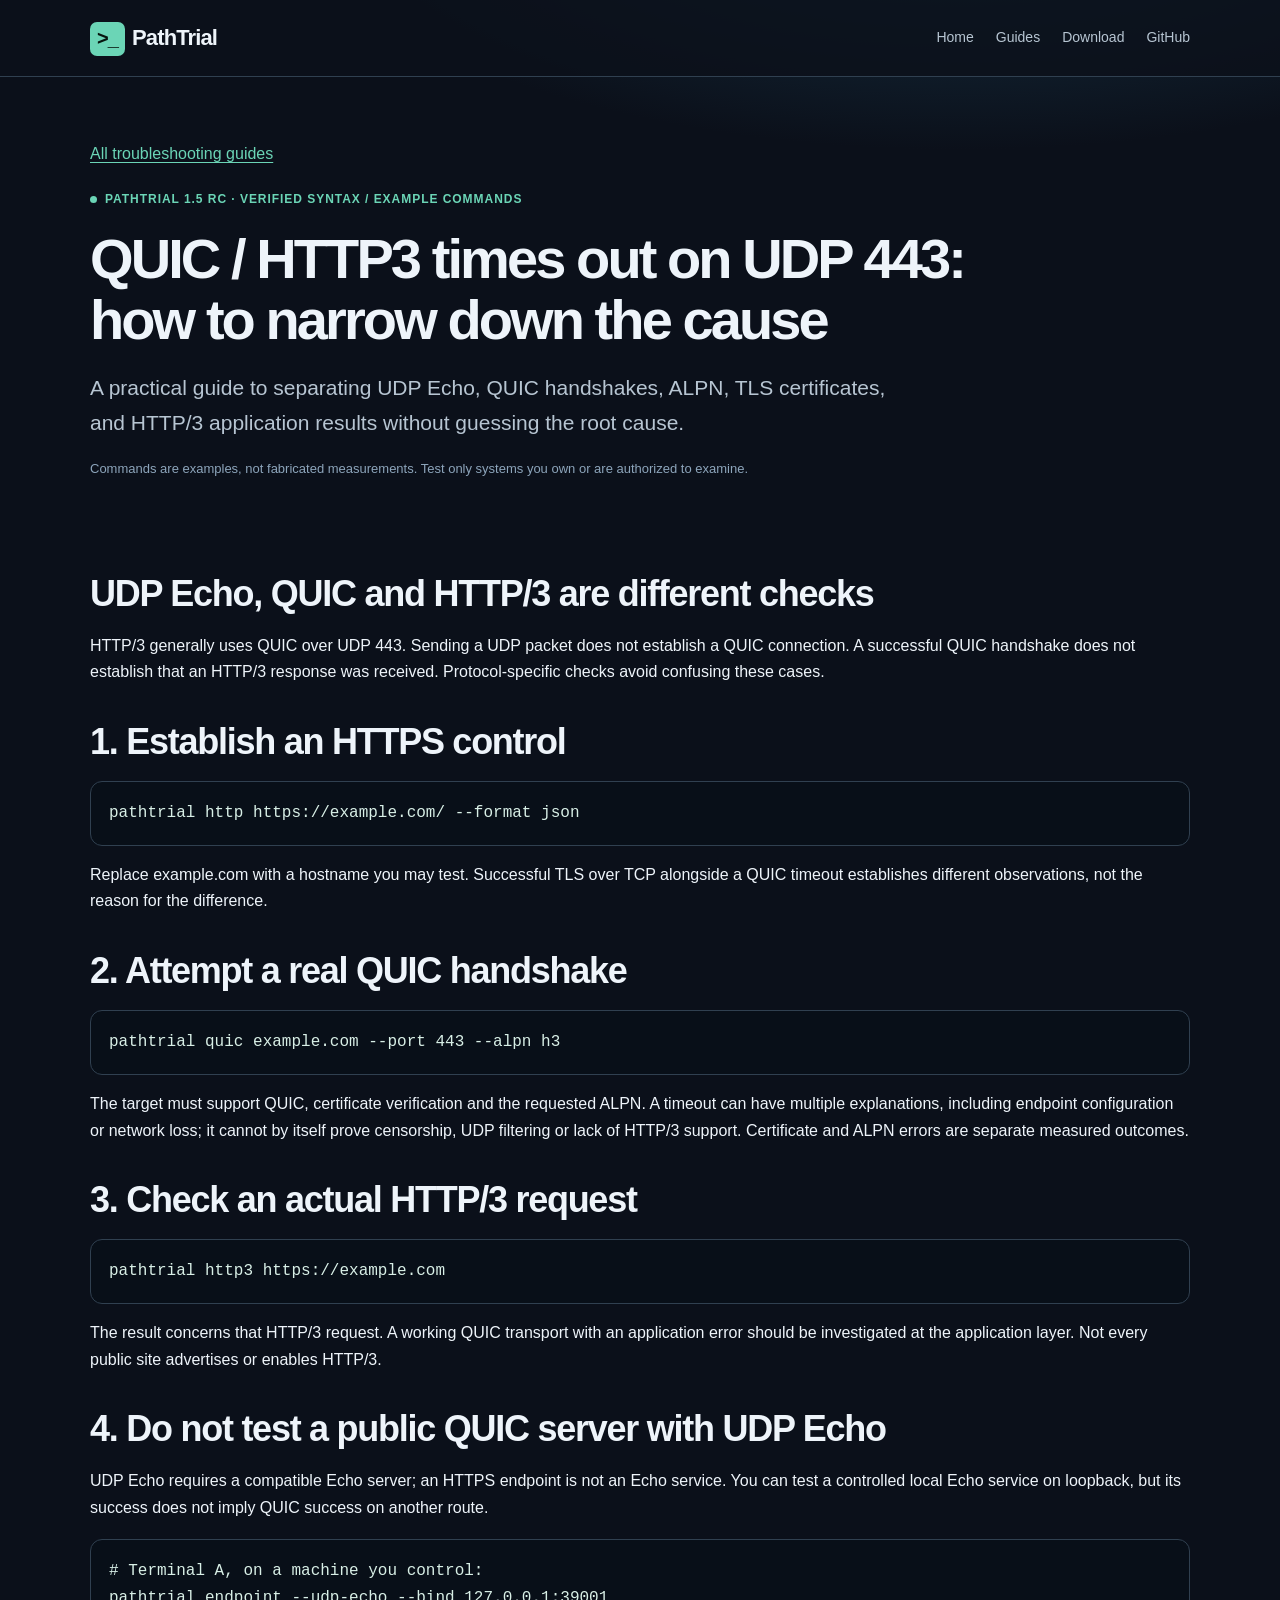
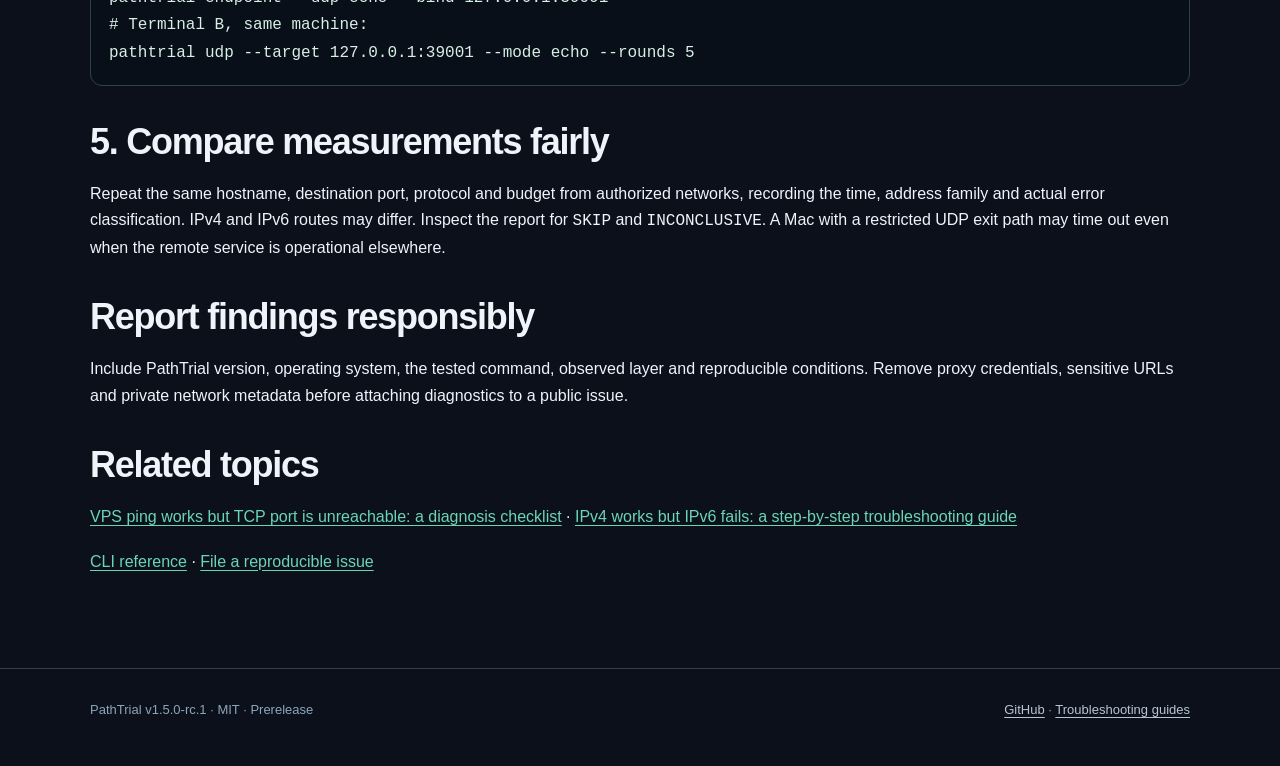
<file: docs/en/guides/http3-udp443-timeout.html>
<!doctype html>
<html lang="en"><head><meta charset="utf-8"><meta name="viewport" content="width=device-width,initial-scale=1"><meta name="theme-color" content="#0b101a"><meta name="robots" content="index,follow"><title>QUIC / HTTP3 times out on UDP 443: how to narrow down the cause | PathTrial</title><meta name="description" content="A practical guide to separating UDP Echo, QUIC handshakes, ALPN, TLS certificates, and HTTP/3 application results without guessing the root cause."><link rel="canonical" href="https://gaochenyang666-droid.github.io/PathTrial/en/guides/http3-udp443-timeout.html"><link rel="stylesheet" href="../../site.css"><meta property="og:type" content="article"><meta property="og:title" content="QUIC / HTTP3 times out on UDP 443: how to narrow down the cause"><meta property="og:description" content="A practical guide to separating UDP Echo, QUIC handshakes, ALPN, TLS certificates, and HTTP/3 application results without guessing the root cause."><meta property="og:url" content="https://gaochenyang666-droid.github.io/PathTrial/en/guides/http3-udp443-timeout.html"><script type="application/ld+json">{"@context":"https://schema.org","@type":"TechArticle","headline":"QUIC / HTTP3 times out on UDP 443: how to narrow down the cause","description":"A practical guide to separating UDP Echo, QUIC handshakes, ALPN, TLS certificates, and HTTP/3 application results without guessing the root cause.","url":"https://gaochenyang666-droid.github.io/PathTrial/en/guides/http3-udp443-timeout.html","author":{"@type":"Organization","name":"PathTrial Contributors"},"publisher":{"@type":"Organization","name":"PathTrial Contributors"},"datePublished":"2026-10-21","inLanguage":"en"}</script></head><body><a class="skip" href="#main">Skip to content</a><header><div class="container topbar"><a class="brand" href="https://gaochenyang666-droid.github.io/PathTrial/"><span class="brand-mark">&gt;_</span>PathTrial</a><nav aria-label="Navigation"><a href="https://gaochenyang666-droid.github.io/PathTrial/en/">Home</a> <a href="https://gaochenyang666-droid.github.io/PathTrial/en/guides/">Guides</a> <a href="https://gaochenyang666-droid.github.io/PathTrial/en/download.html">Download</a> <a href="https://github.com/gaochenyang666-droid/PathTrial">GitHub</a></nav></div></header><main id="main" class="container guide-layout"><section class="guide-hero"><p><a href="./">All troubleshooting guides</a></p><span class="kicker">PathTrial 1.5 RC · Verified syntax / Example commands</span><h1>QUIC / HTTP3 times out on UDP 443: how to narrow down the cause</h1><p class="lead">A practical guide to separating UDP Echo, QUIC handshakes, ALPN, TLS certificates, and HTTP/3 application results without guessing the root cause.</p><p class="footnote">Commands are examples, not fabricated measurements. Test only systems you own or are authorized to examine.</p></section><article class="guide-article"><h2>UDP Echo, QUIC and HTTP/3 are different checks</h2><p>HTTP/3 generally uses QUIC over UDP 443. Sending a UDP packet does not establish a QUIC connection. A successful QUIC handshake does not establish that an HTTP/3 response was received. Protocol-specific checks avoid confusing these cases.</p>
<h2>1. Establish an HTTPS control</h2><pre><code>pathtrial http https://example.com/ --format json</code></pre><p>Replace example.com with a hostname you may test. Successful TLS over TCP alongside a QUIC timeout establishes different observations, not the reason for the difference.</p>
<h2>2. Attempt a real QUIC handshake</h2><pre><code>pathtrial quic example.com --port 443 --alpn h3</code></pre><p>The target must support QUIC, certificate verification and the requested ALPN. A timeout can have multiple explanations, including endpoint configuration or network loss; it cannot by itself prove censorship, UDP filtering or lack of HTTP/3 support. Certificate and ALPN errors are separate measured outcomes.</p>
<h2>3. Check an actual HTTP/3 request</h2><pre><code>pathtrial http3 https://example.com</code></pre><p>The result concerns that HTTP/3 request. A working QUIC transport with an application error should be investigated at the application layer. Not every public site advertises or enables HTTP/3.</p>
<h2>4. Do not test a public QUIC server with UDP Echo</h2><p>UDP Echo requires a compatible Echo server; an HTTPS endpoint is not an Echo service. You can test a controlled local Echo service on loopback, but its success does not imply QUIC success on another route.</p><pre><code># Terminal A, on a machine you control:
pathtrial endpoint --udp-echo --bind 127.0.0.1:39001
# Terminal B, same machine:
pathtrial udp --target 127.0.0.1:39001 --mode echo --rounds 5</code></pre>
<h2>5. Compare measurements fairly</h2><p>Repeat the same hostname, destination port, protocol and budget from authorized networks, recording the time, address family and actual error classification. IPv4 and IPv6 routes may differ. Inspect the report for <code>SKIP</code> and <code>INCONCLUSIVE</code>. A Mac with a restricted UDP exit path may time out even when the remote service is operational elsewhere.</p>
<h2>Report findings responsibly</h2><p>Include PathTrial version, operating system, the tested command, observed layer and reproducible conditions. Remove proxy credentials, sensitive URLs and private network metadata before attaching diagnostics to a public issue.</p><h2>Related topics</h2><p><a href="./vps-port-unreachable.html">VPS ping works but TCP port is unreachable: a diagnosis checklist</a> · <a href="./ipv4-works-ipv6-fails.html">IPv4 works but IPv6 fails: a step-by-step troubleshooting guide</a></p><p><a href="https://github.com/gaochenyang666-droid/PathTrial/blob/main/docs/cli.md">CLI reference</a> · <a href="https://github.com/gaochenyang666-droid/PathTrial/issues/new?template=bug_report.md">File a reproducible issue</a></p></article></main><footer><div class="container"><span>PathTrial v1.5.0-rc.1 · MIT · Prerelease</span><span><a href="https://github.com/gaochenyang666-droid/PathTrial">GitHub</a> · <a href="https://gaochenyang666-droid.github.io/PathTrial/en/guides/">Troubleshooting guides</a></span></div></footer></body></html>
</file>
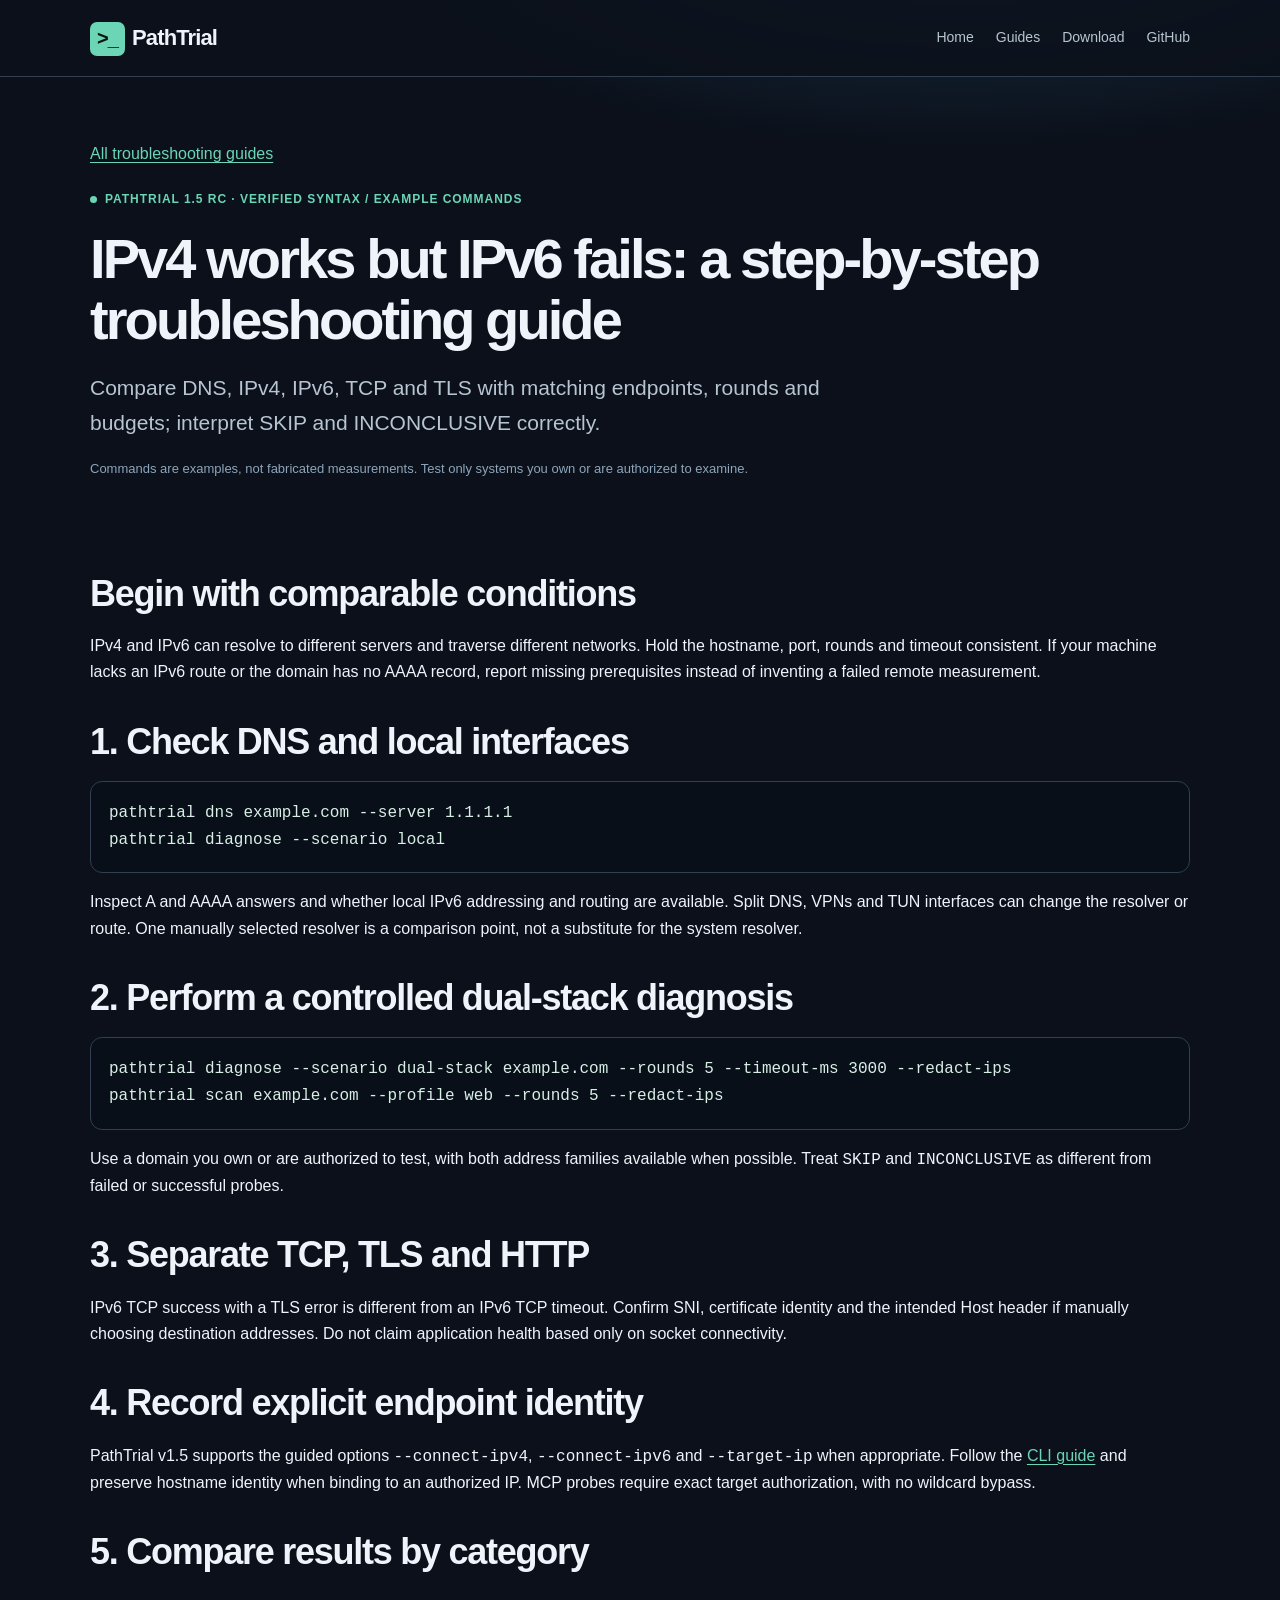
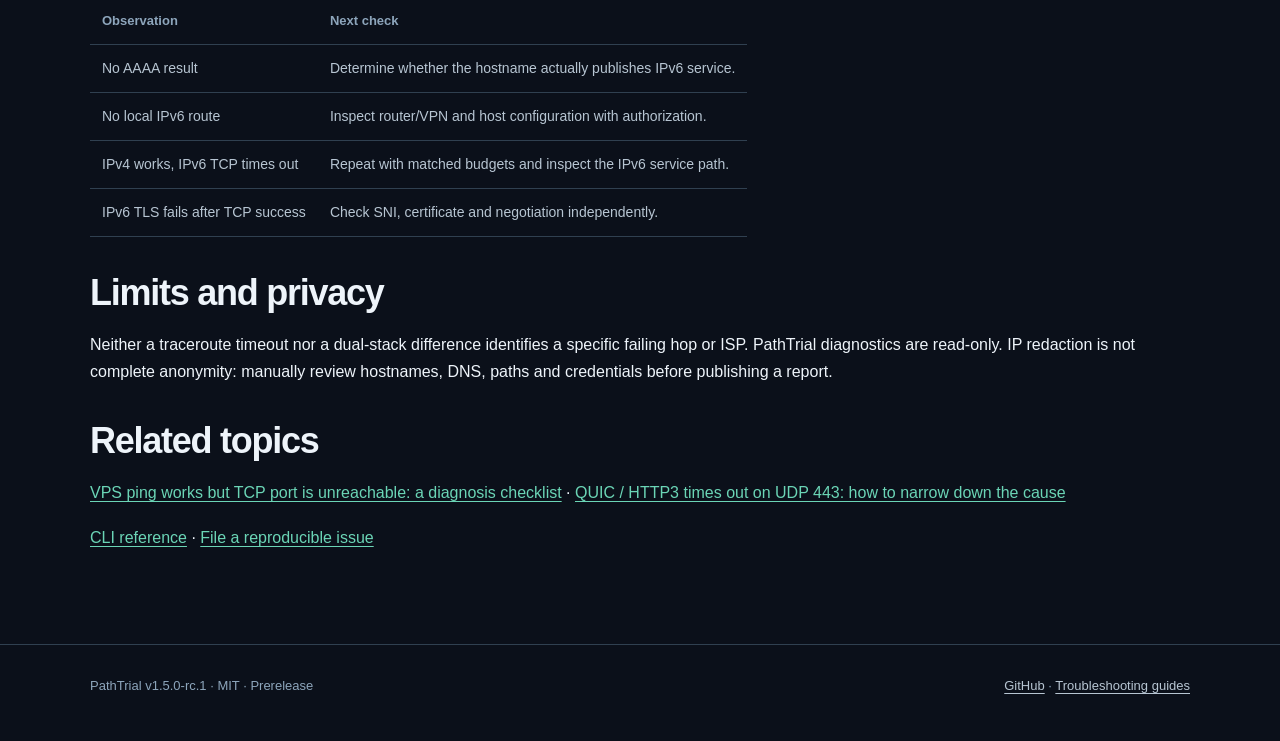
<file: docs/en/guides/ipv4-works-ipv6-fails.html>
<!doctype html>
<html lang="en"><head><meta charset="utf-8"><meta name="viewport" content="width=device-width,initial-scale=1"><meta name="theme-color" content="#0b101a"><meta name="robots" content="index,follow"><title>IPv4 works but IPv6 fails: a step-by-step troubleshooting guide | PathTrial</title><meta name="description" content="Compare DNS, IPv4, IPv6, TCP and TLS with matching endpoints, rounds and budgets; interpret SKIP and INCONCLUSIVE correctly."><link rel="canonical" href="https://gaochenyang666-droid.github.io/PathTrial/en/guides/ipv4-works-ipv6-fails.html"><link rel="stylesheet" href="../../site.css"><meta property="og:type" content="article"><meta property="og:title" content="IPv4 works but IPv6 fails: a step-by-step troubleshooting guide"><meta property="og:description" content="Compare DNS, IPv4, IPv6, TCP and TLS with matching endpoints, rounds and budgets; interpret SKIP and INCONCLUSIVE correctly."><meta property="og:url" content="https://gaochenyang666-droid.github.io/PathTrial/en/guides/ipv4-works-ipv6-fails.html"><script type="application/ld+json">{"@context":"https://schema.org","@type":"TechArticle","headline":"IPv4 works but IPv6 fails: a step-by-step troubleshooting guide","description":"Compare DNS, IPv4, IPv6, TCP and TLS with matching endpoints, rounds and budgets; interpret SKIP and INCONCLUSIVE correctly.","url":"https://gaochenyang666-droid.github.io/PathTrial/en/guides/ipv4-works-ipv6-fails.html","author":{"@type":"Organization","name":"PathTrial Contributors"},"publisher":{"@type":"Organization","name":"PathTrial Contributors"},"datePublished":"2026-10-21","inLanguage":"en"}</script></head><body><a class="skip" href="#main">Skip to content</a><header><div class="container topbar"><a class="brand" href="https://gaochenyang666-droid.github.io/PathTrial/"><span class="brand-mark">&gt;_</span>PathTrial</a><nav aria-label="Navigation"><a href="https://gaochenyang666-droid.github.io/PathTrial/en/">Home</a> <a href="https://gaochenyang666-droid.github.io/PathTrial/en/guides/">Guides</a> <a href="https://gaochenyang666-droid.github.io/PathTrial/en/download.html">Download</a> <a href="https://github.com/gaochenyang666-droid/PathTrial">GitHub</a></nav></div></header><main id="main" class="container guide-layout"><section class="guide-hero"><p><a href="./">All troubleshooting guides</a></p><span class="kicker">PathTrial 1.5 RC · Verified syntax / Example commands</span><h1>IPv4 works but IPv6 fails: a step-by-step troubleshooting guide</h1><p class="lead">Compare DNS, IPv4, IPv6, TCP and TLS with matching endpoints, rounds and budgets; interpret SKIP and INCONCLUSIVE correctly.</p><p class="footnote">Commands are examples, not fabricated measurements. Test only systems you own or are authorized to examine.</p></section><article class="guide-article"><h2>Begin with comparable conditions</h2><p>IPv4 and IPv6 can resolve to different servers and traverse different networks. Hold the hostname, port, rounds and timeout consistent. If your machine lacks an IPv6 route or the domain has no AAAA record, report missing prerequisites instead of inventing a failed remote measurement.</p>
<h2>1. Check DNS and local interfaces</h2><pre><code>pathtrial dns example.com --server 1.1.1.1
pathtrial diagnose --scenario local</code></pre><p>Inspect A and AAAA answers and whether local IPv6 addressing and routing are available. Split DNS, VPNs and TUN interfaces can change the resolver or route. One manually selected resolver is a comparison point, not a substitute for the system resolver.</p>
<h2>2. Perform a controlled dual-stack diagnosis</h2><pre><code>pathtrial diagnose --scenario dual-stack example.com --rounds 5 --timeout-ms 3000 --redact-ips
pathtrial scan example.com --profile web --rounds 5 --redact-ips</code></pre><p>Use a domain you own or are authorized to test, with both address families available when possible. Treat <code>SKIP</code> and <code>INCONCLUSIVE</code> as different from failed or successful probes.</p>
<h2>3. Separate TCP, TLS and HTTP</h2><p>IPv6 TCP success with a TLS error is different from an IPv6 TCP timeout. Confirm SNI, certificate identity and the intended Host header if manually choosing destination addresses. Do not claim application health based only on socket connectivity.</p>
<h2>4. Record explicit endpoint identity</h2><p>PathTrial v1.5 supports the guided options <code>--connect-ipv4</code>, <code>--connect-ipv6</code> and <code>--target-ip</code> when appropriate. Follow the <a href="https://github.com/gaochenyang666-droid/PathTrial/blob/main/docs/cli.md#guided-diagnosis">CLI guide</a> and preserve hostname identity when binding to an authorized IP. MCP probes require exact target authorization, with no wildcard bypass.</p>
<h2>5. Compare results by category</h2><table><thead><tr><th>Observation</th><th>Next check</th></tr></thead><tbody><tr><td>No AAAA result</td><td>Determine whether the hostname actually publishes IPv6 service.</td></tr><tr><td>No local IPv6 route</td><td>Inspect router/VPN and host configuration with authorization.</td></tr><tr><td>IPv4 works, IPv6 TCP times out</td><td>Repeat with matched budgets and inspect the IPv6 service path.</td></tr><tr><td>IPv6 TLS fails after TCP success</td><td>Check SNI, certificate and negotiation independently.</td></tr></tbody></table>
<h2>Limits and privacy</h2><p>Neither a traceroute timeout nor a dual-stack difference identifies a specific failing hop or ISP. PathTrial diagnostics are read-only. IP redaction is not complete anonymity: manually review hostnames, DNS, paths and credentials before publishing a report.</p><h2>Related topics</h2><p><a href="./vps-port-unreachable.html">VPS ping works but TCP port is unreachable: a diagnosis checklist</a> · <a href="./http3-udp443-timeout.html">QUIC / HTTP3 times out on UDP 443: how to narrow down the cause</a></p><p><a href="https://github.com/gaochenyang666-droid/PathTrial/blob/main/docs/cli.md">CLI reference</a> · <a href="https://github.com/gaochenyang666-droid/PathTrial/issues/new?template=bug_report.md">File a reproducible issue</a></p></article></main><footer><div class="container"><span>PathTrial v1.5.0-rc.1 · MIT · Prerelease</span><span><a href="https://github.com/gaochenyang666-droid/PathTrial">GitHub</a> · <a href="https://gaochenyang666-droid.github.io/PathTrial/en/guides/">Troubleshooting guides</a></span></div></footer></body></html>
</file>
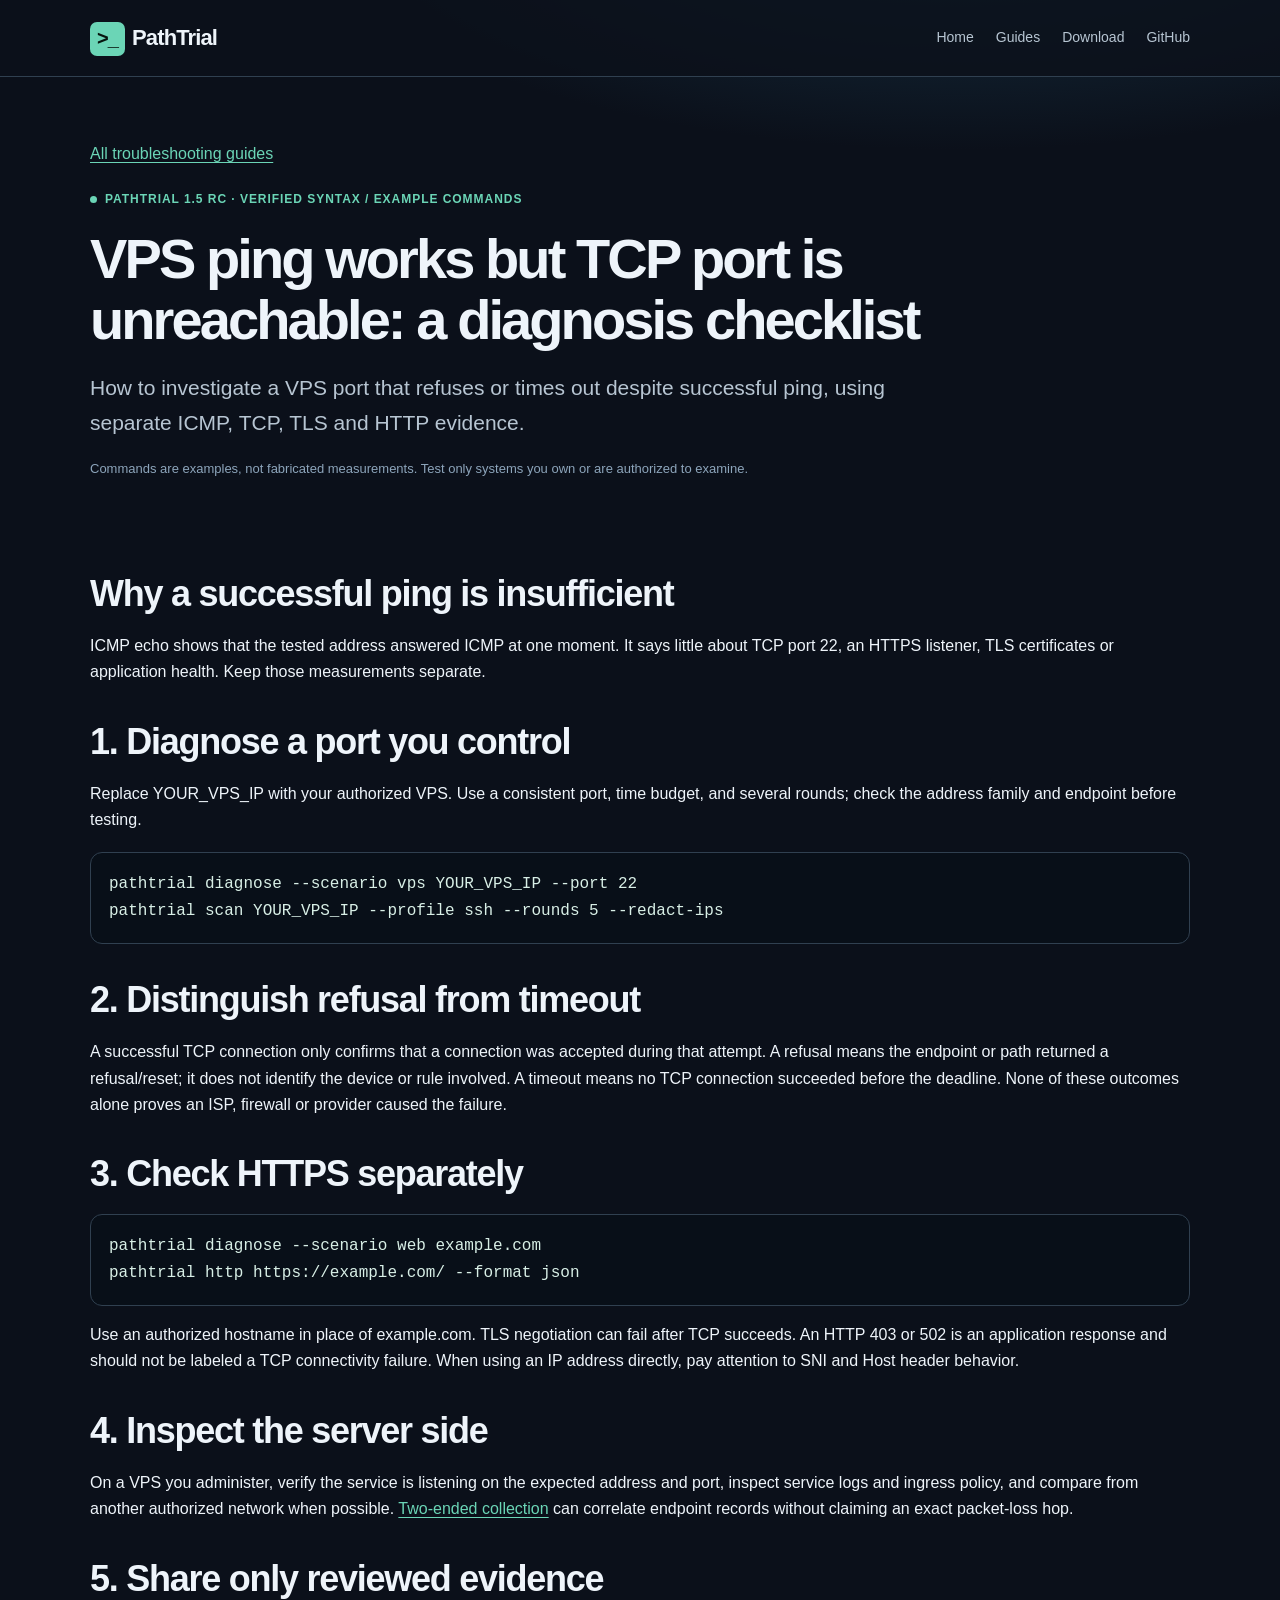
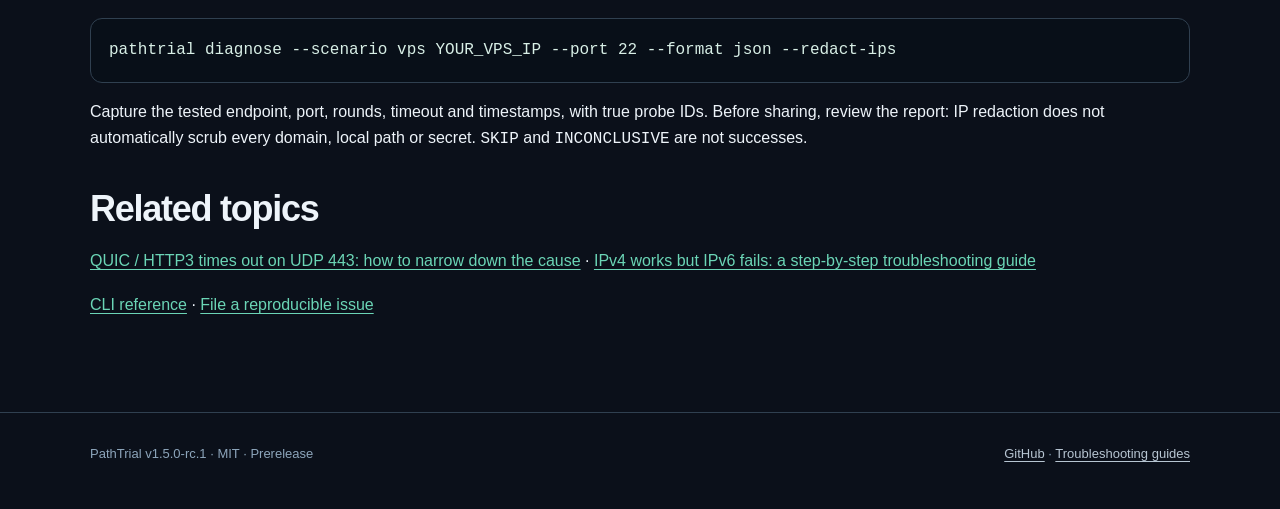
<file: docs/en/guides/vps-port-unreachable.html>
<!doctype html>
<html lang="en"><head><meta charset="utf-8"><meta name="viewport" content="width=device-width,initial-scale=1"><meta name="theme-color" content="#0b101a"><meta name="robots" content="index,follow"><title>VPS ping works but TCP port is unreachable: a diagnosis checklist | PathTrial</title><meta name="description" content="How to investigate a VPS port that refuses or times out despite successful ping, using separate ICMP, TCP, TLS and HTTP evidence."><link rel="canonical" href="https://gaochenyang666-droid.github.io/PathTrial/en/guides/vps-port-unreachable.html"><link rel="stylesheet" href="../../site.css"><meta property="og:type" content="article"><meta property="og:title" content="VPS ping works but TCP port is unreachable: a diagnosis checklist"><meta property="og:description" content="How to investigate a VPS port that refuses or times out despite successful ping, using separate ICMP, TCP, TLS and HTTP evidence."><meta property="og:url" content="https://gaochenyang666-droid.github.io/PathTrial/en/guides/vps-port-unreachable.html"><script type="application/ld+json">{"@context":"https://schema.org","@type":"TechArticle","headline":"VPS ping works but TCP port is unreachable: a diagnosis checklist","description":"How to investigate a VPS port that refuses or times out despite successful ping, using separate ICMP, TCP, TLS and HTTP evidence.","url":"https://gaochenyang666-droid.github.io/PathTrial/en/guides/vps-port-unreachable.html","author":{"@type":"Organization","name":"PathTrial Contributors"},"publisher":{"@type":"Organization","name":"PathTrial Contributors"},"datePublished":"2026-10-21","inLanguage":"en"}</script></head><body><a class="skip" href="#main">Skip to content</a><header><div class="container topbar"><a class="brand" href="https://gaochenyang666-droid.github.io/PathTrial/"><span class="brand-mark">&gt;_</span>PathTrial</a><nav aria-label="Navigation"><a href="https://gaochenyang666-droid.github.io/PathTrial/en/">Home</a> <a href="https://gaochenyang666-droid.github.io/PathTrial/en/guides/">Guides</a> <a href="https://gaochenyang666-droid.github.io/PathTrial/en/download.html">Download</a> <a href="https://github.com/gaochenyang666-droid/PathTrial">GitHub</a></nav></div></header><main id="main" class="container guide-layout"><section class="guide-hero"><p><a href="./">All troubleshooting guides</a></p><span class="kicker">PathTrial 1.5 RC · Verified syntax / Example commands</span><h1>VPS ping works but TCP port is unreachable: a diagnosis checklist</h1><p class="lead">How to investigate a VPS port that refuses or times out despite successful ping, using separate ICMP, TCP, TLS and HTTP evidence.</p><p class="footnote">Commands are examples, not fabricated measurements. Test only systems you own or are authorized to examine.</p></section><article class="guide-article"><h2>Why a successful ping is insufficient</h2><p>ICMP echo shows that the tested address answered ICMP at one moment. It says little about TCP port 22, an HTTPS listener, TLS certificates or application health. Keep those measurements separate.</p>
<h2>1. Diagnose a port you control</h2><p>Replace YOUR_VPS_IP with your authorized VPS. Use a consistent port, time budget, and several rounds; check the address family and endpoint before testing.</p><pre><code>pathtrial diagnose --scenario vps YOUR_VPS_IP --port 22
pathtrial scan YOUR_VPS_IP --profile ssh --rounds 5 --redact-ips</code></pre>
<h2>2. Distinguish refusal from timeout</h2><p>A successful TCP connection only confirms that a connection was accepted during that attempt. A refusal means the endpoint or path returned a refusal/reset; it does not identify the device or rule involved. A timeout means no TCP connection succeeded before the deadline. None of these outcomes alone proves an ISP, firewall or provider caused the failure.</p>
<h2>3. Check HTTPS separately</h2><pre><code>pathtrial diagnose --scenario web example.com
pathtrial http https://example.com/ --format json</code></pre><p>Use an authorized hostname in place of example.com. TLS negotiation can fail after TCP succeeds. An HTTP 403 or 502 is an application response and should not be labeled a TCP connectivity failure. When using an IP address directly, pay attention to SNI and Host header behavior.</p>
<h2>4. Inspect the server side</h2><p>On a VPS you administer, verify the service is listening on the expected address and port, inspect service logs and ingress policy, and compare from another authorized network when possible. <a href="https://github.com/gaochenyang666-droid/PathTrial/blob/main/docs/cli.md#two-ended-collection">Two-ended collection</a> can correlate endpoint records without claiming an exact packet-loss hop.</p>
<h2>5. Share only reviewed evidence</h2><pre><code>pathtrial diagnose --scenario vps YOUR_VPS_IP --port 22 --format json --redact-ips</code></pre><p>Capture the tested endpoint, port, rounds, timeout and timestamps, with true probe IDs. Before sharing, review the report: IP redaction does not automatically scrub every domain, local path or secret. <code>SKIP</code> and <code>INCONCLUSIVE</code> are not successes.</p><h2>Related topics</h2><p><a href="./http3-udp443-timeout.html">QUIC / HTTP3 times out on UDP 443: how to narrow down the cause</a> · <a href="./ipv4-works-ipv6-fails.html">IPv4 works but IPv6 fails: a step-by-step troubleshooting guide</a></p><p><a href="https://github.com/gaochenyang666-droid/PathTrial/blob/main/docs/cli.md">CLI reference</a> · <a href="https://github.com/gaochenyang666-droid/PathTrial/issues/new?template=bug_report.md">File a reproducible issue</a></p></article></main><footer><div class="container"><span>PathTrial v1.5.0-rc.1 · MIT · Prerelease</span><span><a href="https://github.com/gaochenyang666-droid/PathTrial">GitHub</a> · <a href="https://gaochenyang666-droid.github.io/PathTrial/en/guides/">Troubleshooting guides</a></span></div></footer></body></html>
</file>
<file: docs/site.css>
/* PathTrial product site: dependency-free, responsive, accessible. */
:root{color-scheme:dark;--bg:#0b101a;--surface:#131b29;--surface2:#182334;--line:#304050;--text:#eef4fa;--muted:#b7c5d2;--subtle:#8da5bb;--accent:#6bd5b6;--accent-hover:#9af3d7;--ink:#07150e}
*{box-sizing:border-box}
html{scroll-behavior:smooth}
body{margin:0;background:radial-gradient(ellipse 900px 360px at 75% -120px,#18364a 0%,transparent 75%),var(--bg);color:var(--text);font-family:Inter,-apple-system,BlinkMacSystemFont,"Segoe UI",Roboto,"Noto Sans SC",sans-serif;font-size:16px;line-height:1.65}
a{color:var(--accent);text-decoration-thickness:1px;text-underline-offset:3px}
a:hover{color:var(--accent-hover)}
a:focus-visible,button:focus-visible{outline:3px solid #a9f1dc;outline-offset:3px}
button{font:inherit;cursor:pointer}
img,svg{max-width:100%}
.container{width:min(1100px,calc(100% - 40px));margin-inline:auto}
.skip{position:absolute;left:12px;top:-70px;padding:8px 14px;background:var(--accent);color:var(--ink);z-index:20}
.skip:focus{top:12px}
header{border-bottom:1px solid var(--line);background:rgba(11,16,26,.82)}
.topbar{display:flex;align-items:center;justify-content:space-between;gap:20px;min-height:76px}
.brand{font-size:22px;font-weight:780;letter-spacing:-.04em;color:var(--text);text-decoration:none}
.brand-mark{display:inline-block;border-radius:7px;padding:0 7px 1px;background:var(--accent);color:var(--ink);margin-right:7px;font-size:20px}
nav{display:flex;align-items:center;gap:22px;flex-wrap:wrap}
nav a{font-size:14px;color:var(--muted);text-decoration:none}
nav a[aria-current="page"]{color:var(--accent)}
.hero{padding:82px 0 66px}
.kicker{display:inline-flex;align-items:center;gap:8px;letter-spacing:.08em;text-transform:uppercase;font-size:12px;font-weight:750;color:var(--accent)}
.kicker:before{content:"";width:7px;height:7px;border-radius:50%;background:var(--accent)}
h1{max-width:960px;font-size:clamp(36px,5.8vw,68px);line-height:1.1;letter-spacing:-.052em;margin:16px 0 20px;font-weight:790}
h2{font-size:clamp(27px,3.4vw,36px);letter-spacing:-.035em;line-height:1.2;margin:0 0 18px}
h3{font-size:19px;letter-spacing:-.012em;margin:0 0 10px}
p{margin:0 0 18px}
.lead{color:var(--muted);font-size:clamp(17px,2vw,21px);max-width:810px}
.eyeline{font-size:14px;color:var(--subtle)}
.actions{display:flex;gap:13px;flex-wrap:wrap;margin:30px 0 18px}
.btn{border-radius:11px;padding:12px 19px;font-size:15px;line-height:1.4;display:inline-flex;align-items:center;justify-content:center;gap:8px;min-height:46px;text-decoration:none;border:1px solid var(--line);font-weight:700;transition:background .16s ease,color .16s ease}
.btn.primary{background:var(--accent);border-color:var(--accent);color:var(--ink)}
.btn.primary:hover{background:var(--accent-hover);color:var(--ink)}
.btn.secondary{background:var(--surface);color:var(--text)}
.btn.secondary:hover{background:var(--surface2);color:var(--text)}
.footnote{font-size:13px;color:var(--subtle)}
.metrics{display:flex;gap:15px;flex-wrap:wrap;margin-top:23px}
.metric{font-size:13px;color:var(--muted);border:1px solid var(--line);border-radius:40px;padding:5px 12px;background:#111927}
.section{padding:64px 0;border-top:1px solid var(--line)}
.section-head{max-width:780px;margin-bottom:26px}
.section-head p{color:var(--muted)}
.grid{display:grid;grid-template-columns:repeat(3,minmax(0,1fr));gap:17px}
.grid.two{grid-template-columns:repeat(2,minmax(0,1fr))}
.card{padding:25px;border:1px solid var(--line);border-radius:16px;background:linear-gradient(145deg,var(--surface),#111925);min-width:0}
.card p{color:var(--muted);font-size:15px}
.card p:last-child{margin-bottom:0}
.mono,code,pre{font-family:ui-monospace,SFMono-Regular,Menlo,Consolas,monospace}
.inline-code{font-size:.94em;color:#acf8dc;overflow-wrap:anywhere}
.codebox{position:relative;border:1px solid #344457;border-radius:14px;background:#080f18;padding:20px 22px;margin:22px 0;overflow-x:auto}
.codebox pre{margin:0;color:#d8efe6;font-size:13.5px;line-height:1.95;white-space:pre;tab-size:2}
.codebox .prompt{color:var(--accent)}
.codebox .comment{color:#96abbd}
.steps{counter-reset:steps}
.step{display:grid;grid-template-columns:50px minmax(0,1fr);gap:16px;align-items:start;margin:0 0 24px}
.number{display:flex;width:42px;height:42px;align-items:center;justify-content:center;border:1px solid var(--line);background:var(--surface2);border-radius:12px;color:var(--accent);font-weight:800}
.pair{display:grid;grid-template-columns:minmax(0,1fr) minmax(0,1fr);gap:30px;align-items:start}
.notice{border-left:3px solid var(--accent);background:#10242a;border-radius:0 12px 12px 0;padding:16px 20px;color:#d3ece5}
.notice p:last-child{margin:0}
.download-card{display:flex;flex-direction:column;min-height:240px}
.download-card .btn{margin-top:auto}
.download-card .arch{font-size:12px;color:var(--subtle);margin:0 0 18px}
.download-card h3{margin-bottom:7px}
.download-card p{margin-bottom:12px}
.table-wrap{overflow:auto}
table{width:100%;border-collapse:collapse;text-align:left}
th,td{padding:12px;border-bottom:1px solid var(--line);vertical-align:top}
th{font-size:13px;color:var(--subtle)}
td{font-size:14px;color:var(--muted)}
details{border:1px solid var(--line);border-radius:12px;margin:12px 0;padding:14px 18px;background:var(--surface)}
summary{cursor:pointer;font-weight:650}
details p{color:var(--muted);margin-top:13px}
footer{border-top:1px solid var(--line);padding:30px 0 46px;color:var(--subtle);font-size:13px}
footer .container{display:flex;justify-content:space-between;gap:20px;flex-wrap:wrap}
footer a{color:var(--muted)}
hr{border:0;border-top:1px solid var(--line)}
@media(max-width:820px){.grid{grid-template-columns:1fr 1fr}.pair{grid-template-columns:1fr}.hero{padding:65px 0 46px}}
@media(max-width:600px){.container{width:min(100% - 28px,1100px)}.grid,.grid.two{grid-template-columns:1fr}.topbar{align-items:flex-start;flex-direction:column;justify-content:center;gap:8px;padding:13px 0}nav{gap:14px}.hero{padding:47px 0}.section{padding:42px 0}.codebox{padding:17px 15px}.actions>.btn{width:100%}.step{grid-template-columns:38px minmax(0,1fr);gap:11px}.number{width:35px;height:35px}}
@media(prefers-reduced-motion:reduce){html{scroll-behavior:auto}.btn{transition:none}}

/* Locale navigation on desktop and mobile. */
.topbar{flex-wrap:wrap}
.languages{display:flex;flex-wrap:wrap;gap:7px;align-items:center}
.languages a{padding:4px 8px;border:1px solid var(--line);border-radius:7px;font-size:12px;white-space:nowrap}
.languages a[aria-current="page"]{background:var(--surface2);border-color:var(--accent);color:var(--accent)}
@media(max-width:820px){.languages{width:100%}}

/* Technical troubleshooting guides */
.guide-layout{padding-bottom:75px}.guide-hero{padding:64px 0 40px}.guide-hero h1{font-size:clamp(34px,5vw,56px)}.guide-article{overflow-wrap:anywhere}.guide-article h2{margin-top:34px}.guide-article pre{overflow:auto;white-space:pre;border:1px solid var(--line);background:#080f18;border-radius:12px;padding:18px;color:#d8efe6;line-height:1.7}.guide-article table{display:block;overflow:auto;margin:25px 0}.guide-article th{min-width:175px}.guide-article .card h2{font-size:20px;line-height:1.3;margin:0 0 12px}.guide-article .grid{margin:20px 0}
</file>
